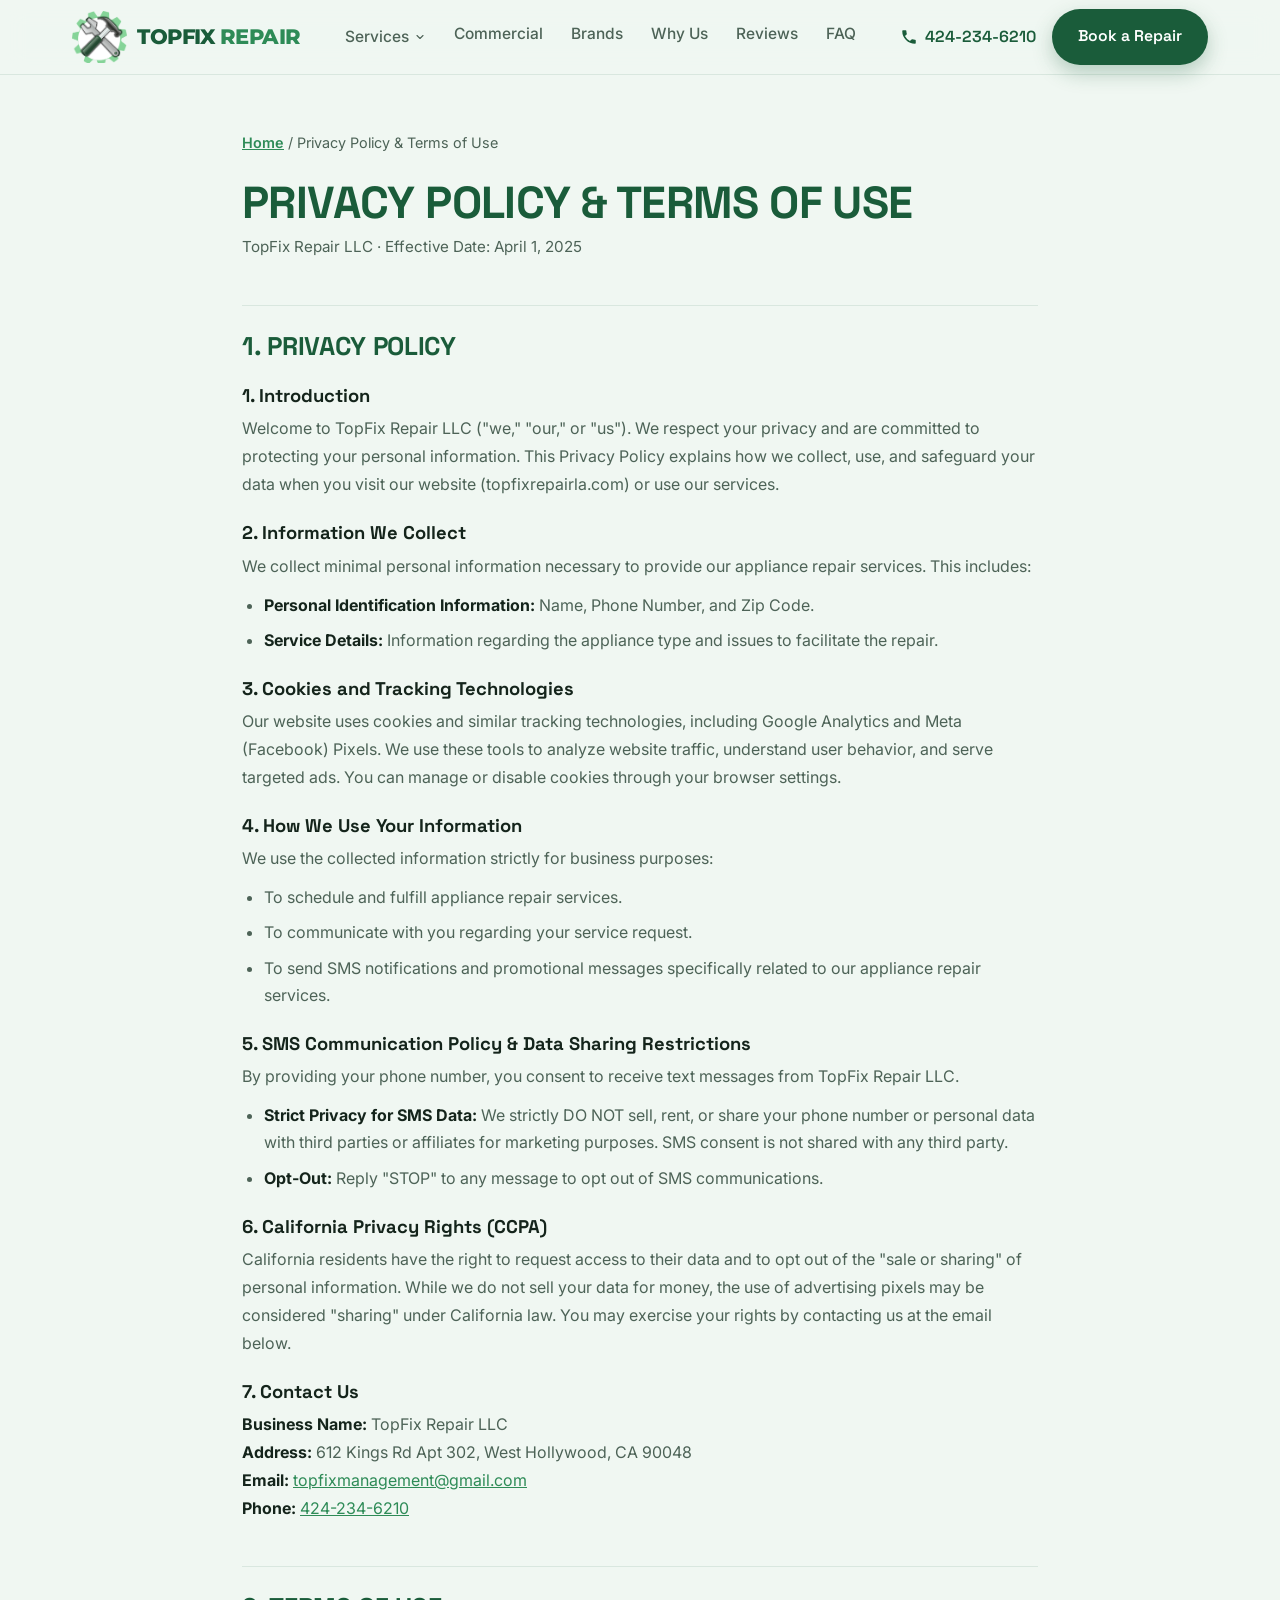
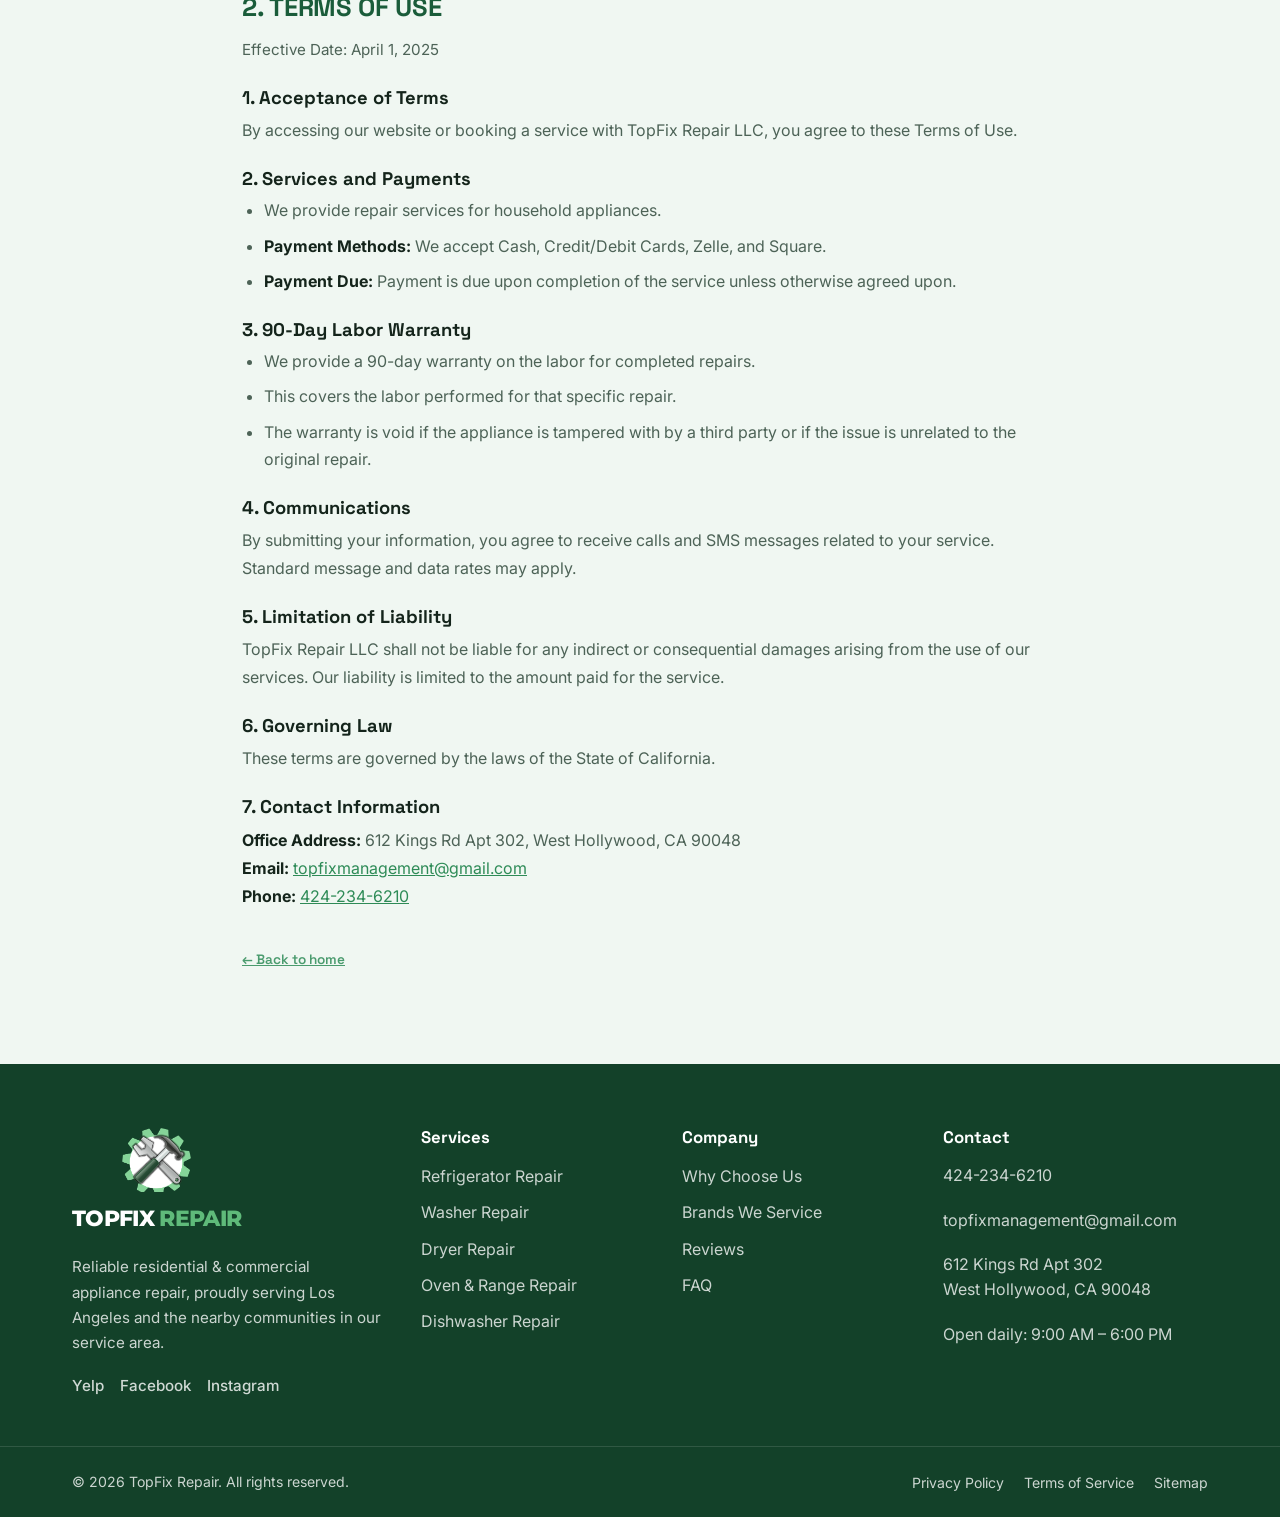
<file: privacy.html>
<!DOCTYPE html>
<html lang="en">
<head>
  <meta charset="UTF-8" />
  <meta name="viewport" content="width=device-width, initial-scale=1.0" />
  <meta name="theme-color" content="#1A5C3A" />

  <title>Privacy Policy &amp; Terms of Use | TopFix Repair</title>
  <meta name="description" content="TopFix Repair LLC Privacy Policy and Terms of Use – how we collect and protect your information, our SMS policy, and the terms of our appliance repair services in Los Angeles." />
  <meta name="robots" content="index, follow" />
  <link rel="canonical" href="https://topfixrepairla.com/privacy.html" />

  <meta property="og:type" content="website" />
  <meta property="og:url" content="https://topfixrepairla.com/privacy.html" />
  <meta property="og:title" content="Privacy Policy &amp; Terms of Use | TopFix Repair" />
  <meta property="og:description" content="How TopFix Repair LLC collects, uses, and protects your information, plus our Terms of Use." />
  <meta property="og:site_name" content="TopFix Repair" />
  <meta property="og:locale" content="en_US" />
  <meta property="og:image" content="https://topfixrepairla.com/assets/og-image.jpg" />
  <meta property="og:image:width" content="1200" />
  <meta property="og:image:height" content="630" />
  <meta name="twitter:card" content="summary_large_image" />
  <meta name="twitter:image" content="https://topfixrepairla.com/assets/og-image.jpg" />

  <link rel="preconnect" href="https://fonts.googleapis.com" />
  <link rel="preconnect" href="https://fonts.gstatic.com" crossorigin />
  <link href="https://fonts.googleapis.com/css2?family=Montserrat:wght@700;800&family=Space+Grotesk:wght@500;600;700&family=Inter:wght@400;500;600;700&display=swap" rel="stylesheet" />
  <link rel="stylesheet" href="css/styles.css" />
  <link rel="icon" href="assets/favicon.ico" sizes="any" />
  <link rel="icon" type="image/png" sizes="32x32" href="assets/favicon-32.png" />
  <link rel="icon" type="image/png" sizes="16x16" href="assets/favicon-16.png" />
  <link rel="apple-touch-icon" href="assets/apple-touch-icon.png" />
  <script type="application/ld+json">
  {
    "@context": "https://schema.org",
    "@type": "BreadcrumbList",
    "itemListElement": [
      { "@type": "ListItem", "position": 1, "name": "Home", "item": "https://topfixrepairla.com/" },
      { "@type": "ListItem", "position": 2, "name": "Privacy Policy & Terms of Use", "item": "https://topfixrepairla.com/privacy.html" }
    ]
  }
  </script>
</head>

<body>
  <a class="skip-link" href="#main">Skip to main content</a>

  <!-- ============ HEADER ============ -->
  <header class="site-header" id="top">
    <div class="container header-inner">
      <a href="index.html" class="logo" aria-label="TopFix Repair home">
        <img src="assets/logo-mark.png" alt="" class="logo-img" /> <span class="logo-text">TopFix <span>Repair</span></span>
      </a>
      <nav class="main-nav" aria-label="Primary navigation">
        <ul>
          <li class="has-dropdown">
            <a href="index.html#services">Services <svg class="caret" width="12" height="12" viewBox="0 0 24 24" fill="none" aria-hidden="true"><path d="M6 9l6 6 6-6" stroke="currentColor" stroke-width="2.2" stroke-linecap="round" stroke-linejoin="round"/></svg></a>
            <ul class="dropdown">
              <li><a href="services/refrigerator-repair.html">Refrigerator Repair</a></li>
              <li><a href="services/washer-repair.html">Washer Repair</a></li>
              <li><a href="services/dryer-repair.html">Dryer Repair</a></li>
              <li><a href="services/oven-range-repair.html">Oven Repair</a></li>
              <li><a href="services/oven-range-repair.html">Stove Repair</a></li>
              <li><a href="services/dishwasher-repair.html">Dishwasher Repair</a></li>
              <li><a href="services/microwave-repair.html">Microwave Repair</a></li>
            </ul>
          </li>
          <li><a href="index.html#commercial">Commercial</a></li>
          <li><a href="index.html#brands">Brands</a></li>
          <li><a href="index.html#why">Why Us</a></li>
          <li><a href="index.html#reviews">Reviews</a></li>
          <li><a href="index.html#faq">FAQ</a></li>
        </ul>
      </nav>
      <div class="header-cta">
        <a href="tel:+14242346210" class="phone-link" aria-label="Call TopFix Repair">
          <svg width="18" height="18" viewBox="0 0 24 24" fill="none" aria-hidden="true"><path d="M6.6 10.8a15.1 15.1 0 0 0 6.6 6.6l2.2-2.2a1 1 0 0 1 1-.24 11.4 11.4 0 0 0 3.6.57 1 1 0 0 1 1 1V20a1 1 0 0 1-1 1A17 17 0 0 1 3 4a1 1 0 0 1 1-1h3.5a1 1 0 0 1 1 1 11.4 11.4 0 0 0 .57 3.6 1 1 0 0 1-.25 1l-2.2 2.2z" fill="currentColor"/></svg>
          <span>424-234-6210</span>
        </a>
        <a href="#book" class="btn btn-primary">Book a Repair</a>
      </div>
      <button class="nav-toggle" aria-label="Open menu" aria-expanded="false" aria-controls="mobile-menu">
        <span></span><span></span><span></span>
      </button>
    </div>
    <div class="mobile-menu" id="mobile-menu" hidden>
      <nav aria-label="Mobile navigation">
        <ul>
          <li><a href="index.html#services">Services</a></li>
          <li><a href="index.html#commercial">Commercial</a></li>
          <li><a href="index.html#brands">Brands</a></li>
          <li><a href="index.html#why">Why Us</a></li>
          <li><a href="index.html#reviews">Reviews</a></li>
          <li><a href="index.html#faq">FAQ</a></li>
        </ul>
      </nav>
      <a href="tel:+14242346210" class="btn btn-ghost btn-block">Call 424-234-6210</a>
      <a href="#book" class="btn btn-primary btn-block">Book a Repair</a>
    </div>
  </header>

  <main id="main">
    <section class="legal section">
      <div class="container legal-inner">
        <nav class="svc-breadcrumb" aria-label="Breadcrumb">
          <a href="index.html">Home</a> / <span>Privacy Policy &amp; Terms of Use</span>
        </nav>

        <h1>Privacy Policy &amp; Terms of Use</h1>
        <p class="legal-meta">TopFix Repair LLC &middot; Effective Date: April 1, 2025</p>

        <!-- ===== PRIVACY POLICY ===== -->
        <h2 id="privacy">1. Privacy Policy</h2>

        <h3>1. Introduction</h3>
        <p>Welcome to TopFix Repair LLC ("we," "our," or "us"). We respect your privacy and are committed to protecting your personal information. This Privacy Policy explains how we collect, use, and safeguard your data when you visit our website (topfixrepairla.com) or use our services.</p>

        <h3>2. Information We Collect</h3>
        <p>We collect minimal personal information necessary to provide our appliance repair services. This includes:</p>
        <ul>
          <li><strong>Personal Identification Information:</strong> Name, Phone Number, and Zip Code.</li>
          <li><strong>Service Details:</strong> Information regarding the appliance type and issues to facilitate the repair.</li>
        </ul>

        <h3>3. Cookies and Tracking Technologies</h3>
        <p>Our website uses cookies and similar tracking technologies, including Google Analytics and Meta (Facebook) Pixels. We use these tools to analyze website traffic, understand user behavior, and serve targeted ads. You can manage or disable cookies through your browser settings.</p>

        <h3>4. How We Use Your Information</h3>
        <p>We use the collected information strictly for business purposes:</p>
        <ul>
          <li>To schedule and fulfill appliance repair services.</li>
          <li>To communicate with you regarding your service request.</li>
          <li>To send SMS notifications and promotional messages specifically related to our appliance repair services.</li>
        </ul>

        <h3>5. SMS Communication Policy &amp; Data Sharing Restrictions</h3>
        <p>By providing your phone number, you consent to receive text messages from TopFix Repair LLC.</p>
        <ul>
          <li><strong>Strict Privacy for SMS Data:</strong> We strictly DO NOT sell, rent, or share your phone number or personal data with third parties or affiliates for marketing purposes. SMS consent is not shared with any third party.</li>
          <li><strong>Opt-Out:</strong> Reply "STOP" to any message to opt out of SMS communications.</li>
        </ul>

        <h3>6. California Privacy Rights (CCPA)</h3>
        <p>California residents have the right to request access to their data and to opt out of the "sale or sharing" of personal information. While we do not sell your data for money, the use of advertising pixels may be considered "sharing" under California law. You may exercise your rights by contacting us at the email below.</p>

        <h3>7. Contact Us</h3>
        <p>
          <strong>Business Name:</strong> TopFix Repair LLC<br />
          <strong>Address:</strong> 612 Kings Rd Apt 302, West Hollywood, CA 90048<br />
          <strong>Email:</strong> <a href="mailto:topfixmanagement@gmail.com">topfixmanagement@gmail.com</a><br />
          <strong>Phone:</strong> <a href="tel:+14242346210">424-234-6210</a>
        </p>

        <!-- ===== TERMS OF USE ===== -->
        <h2 id="terms">2. Terms of Use</h2>
        <p class="legal-meta">Effective Date: April 1, 2025</p>

        <h3>1. Acceptance of Terms</h3>
        <p>By accessing our website or booking a service with TopFix Repair LLC, you agree to these Terms of Use.</p>

        <h3>2. Services and Payments</h3>
        <ul>
          <li>We provide repair services for household appliances.</li>
          <li><strong>Payment Methods:</strong> We accept Cash, Credit/Debit Cards, Zelle, and Square.</li>
          <li><strong>Payment Due:</strong> Payment is due upon completion of the service unless otherwise agreed upon.</li>
        </ul>

        <h3>3. 90-Day Labor Warranty</h3>
        <ul>
          <li>We provide a 90-day warranty on the labor for completed repairs.</li>
          <li>This covers the labor performed for that specific repair.</li>
          <li>The warranty is void if the appliance is tampered with by a third party or if the issue is unrelated to the original repair.</li>
        </ul>

        <h3>4. Communications</h3>
        <p>By submitting your information, you agree to receive calls and SMS messages related to your service. Standard message and data rates may apply.</p>

        <h3>5. Limitation of Liability</h3>
        <p>TopFix Repair LLC shall not be liable for any indirect or consequential damages arising from the use of our services. Our liability is limited to the amount paid for the service.</p>

        <h3>6. Governing Law</h3>
        <p>These terms are governed by the laws of the State of California.</p>

        <h3>7. Contact Information</h3>
        <p>
          <strong>Office Address:</strong> 612 Kings Rd Apt 302, West Hollywood, CA 90048<br />
          <strong>Email:</strong> <a href="mailto:topfixmanagement@gmail.com">topfixmanagement@gmail.com</a><br />
          <strong>Phone:</strong> <a href="tel:+14242346210">424-234-6210</a>
        </p>

        <p class="legal-back"><a href="index.html" class="service-link" style="color:var(--sea)">&larr; Back to home</a></p>
      </div>
    </section>
  </main>

  <!-- ============ FOOTER ============ -->
  <footer class="site-footer">
    <div class="container footer-grid">
      <div class="footer-brand">
        <a href="index.html" class="logo logo-light">
          <img src="assets/logo-mark.png" alt="" class="logo-img" /> <span class="logo-text">TopFix <span>Repair</span></span>
        </a>
        <p>Reliable residential &amp; commercial appliance repair, proudly serving Los Angeles and the nearby communities in our service area.</p>
        <div class="footer-social" aria-label="Social media">
          <a href="https://www.yelp.com/biz/topfix-repair-west-hollywood-5" target="_blank" rel="noopener" aria-label="Yelp">Yelp</a>
          <a href="https://www.facebook.com/profile.php?id=61585171045729" target="_blank" rel="noopener" aria-label="Facebook">Facebook</a>
          <a href="https://www.instagram.com/topfix_repair/" target="_blank" rel="noopener" aria-label="Instagram">Instagram</a>
        </div>
      </div>
      <nav class="footer-col" aria-label="Services">
        <h3>Services</h3>
        <ul>
          <li><a href="services/refrigerator-repair.html">Refrigerator Repair</a></li>
          <li><a href="services/washer-repair.html">Washer Repair</a></li>
          <li><a href="services/dryer-repair.html">Dryer Repair</a></li>
          <li><a href="services/oven-range-repair.html">Oven &amp; Range Repair</a></li>
          <li><a href="services/dishwasher-repair.html">Dishwasher Repair</a></li>
        </ul>
      </nav>
      <nav class="footer-col" aria-label="Company">
        <h3>Company</h3>
        <ul>
          <li><a href="index.html#why">Why Choose Us</a></li>
          <li><a href="index.html#brands">Brands We Service</a></li>
          <li><a href="index.html#reviews">Reviews</a></li>
          <li><a href="index.html#faq">FAQ</a></li>
        </ul>
      </nav>
      <div class="footer-col footer-contact">
        <h3>Contact</h3>
        <ul>
          <li><a href="tel:+14242346210">424-234-6210</a></li>
          <li><a href="mailto:topfixmanagement@gmail.com">topfixmanagement@gmail.com</a></li>
          <li>612 Kings Rd Apt 302<br>West Hollywood, CA 90048</li>
          <li>Open daily: 9:00 AM &ndash; 6:00 PM</li>
        </ul>
      </div>
    </div>
    <div class="footer-bottom">
      <div class="container footer-bottom-inner">
        <p>&copy; <span id="year">2026</span> TopFix Repair. All rights reserved.</p>
        <ul>
          <li><a href="privacy.html">Privacy Policy</a></li>
          <li><a href="privacy.html#terms">Terms of Service</a></li>
          <li><a href="sitemap.xml">Sitemap</a></li>
        </ul>
      </div>
    </div>
  </footer>

  <a href="tel:+14242346210" class="sticky-call" aria-label="Call TopFix Repair now">
    <svg width="20" height="20" viewBox="0 0 24 24" fill="none" aria-hidden="true"><path d="M6.6 10.8a15.1 15.1 0 0 0 6.6 6.6l2.2-2.2a1 1 0 0 1 1-.24 11.4 11.4 0 0 0 3.6.57 1 1 0 0 1 1 1V20a1 1 0 0 1-1 1A17 17 0 0 1 3 4a1 1 0 0 1 1-1h3.5a1 1 0 0 1 1 1 11.4 11.4 0 0 0 .57 3.6 1 1 0 0 1-.25 1l-2.2 2.2z" fill="currentColor"/></svg>
    <span>Call Now</span>
  </a>

  <!-- Booking modal -->
  <div class="modal-overlay" id="booking-modal" hidden>
    <div class="modal" role="dialog" aria-modal="true" aria-labelledby="bm-title">
      <button class="modal-close" type="button" aria-label="Close booking form">&times;</button>
      <h2 id="bm-title">Get your appliance back in action</h2>
      <p class="modal-sub">Share a few details and we'll be in touch to schedule your visit.</p>
      <form class="book-form" novalidate>
        <div class="field">
          <label for="bm-name">Name</label>
          <input type="text" id="bm-name" name="name" placeholder="Your Name" autocomplete="name" required />
        </div>
        <div class="field">
          <label for="bm-phone">Phone Number</label>
          <input type="tel" id="bm-phone" name="phone" placeholder="Your Number" autocomplete="tel" required />
        </div>
        <div class="field">
          <label for="bm-zip">Zip Code</label>
          <input type="text" id="bm-zip" name="zip" placeholder="Your Zip Code" inputmode="numeric" pattern="[0-9]{5}" maxlength="5" autocomplete="postal-code" required />
        </div>
        <div class="field">
          <label for="bm-appliance">Type of Service</label>
          <select id="bm-appliance" name="appliance" required>
            <option value="" selected disabled>Select a service</option>
            <option>Refrigerator</option>
            <option>Washer</option>
            <option>Dryer</option>
            <option>Oven / Range</option>
            <option>Dishwasher</option>
            <option>Commercial equipment</option>
            <option>Other</option>
          </select>
        </div>
        <div class="field issue-field" hidden>
          <label for="bm-issue">Please specify your issue</label>
          <input type="text" id="bm-issue" name="issue" placeholder="Tell us what's going on" />
        </div>
        <button type="submit" class="btn btn-primary btn-block btn-lg">Book My Repair</button>
        <p class="form-note">Backed by our 90-day labor warranty. By clicking, you agree to our <a href="privacy.html">Privacy Policy</a> &amp; <a href="privacy.html#terms">Terms of Use</a>.</p>
      </form>
    </div>
  </div>

  <script src="js/main.js" defer></script>
</body>
</html>
</file>
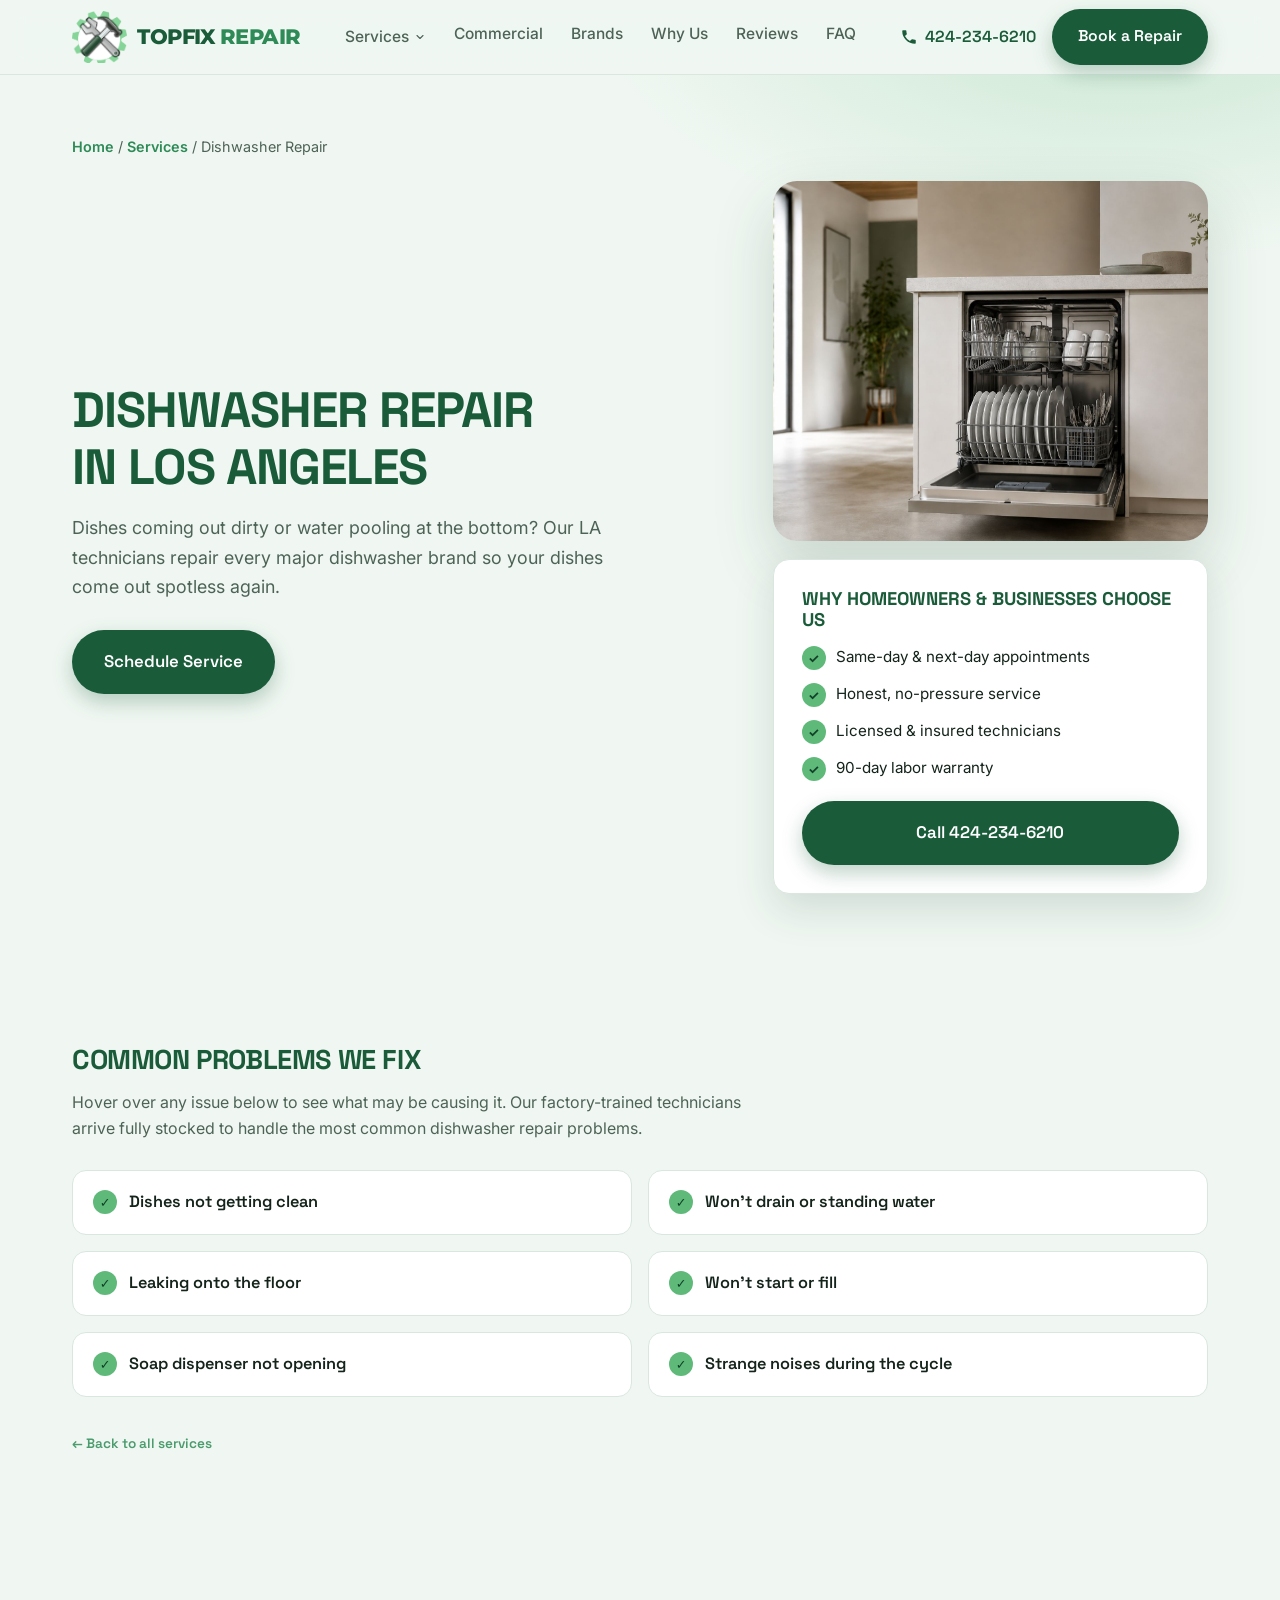
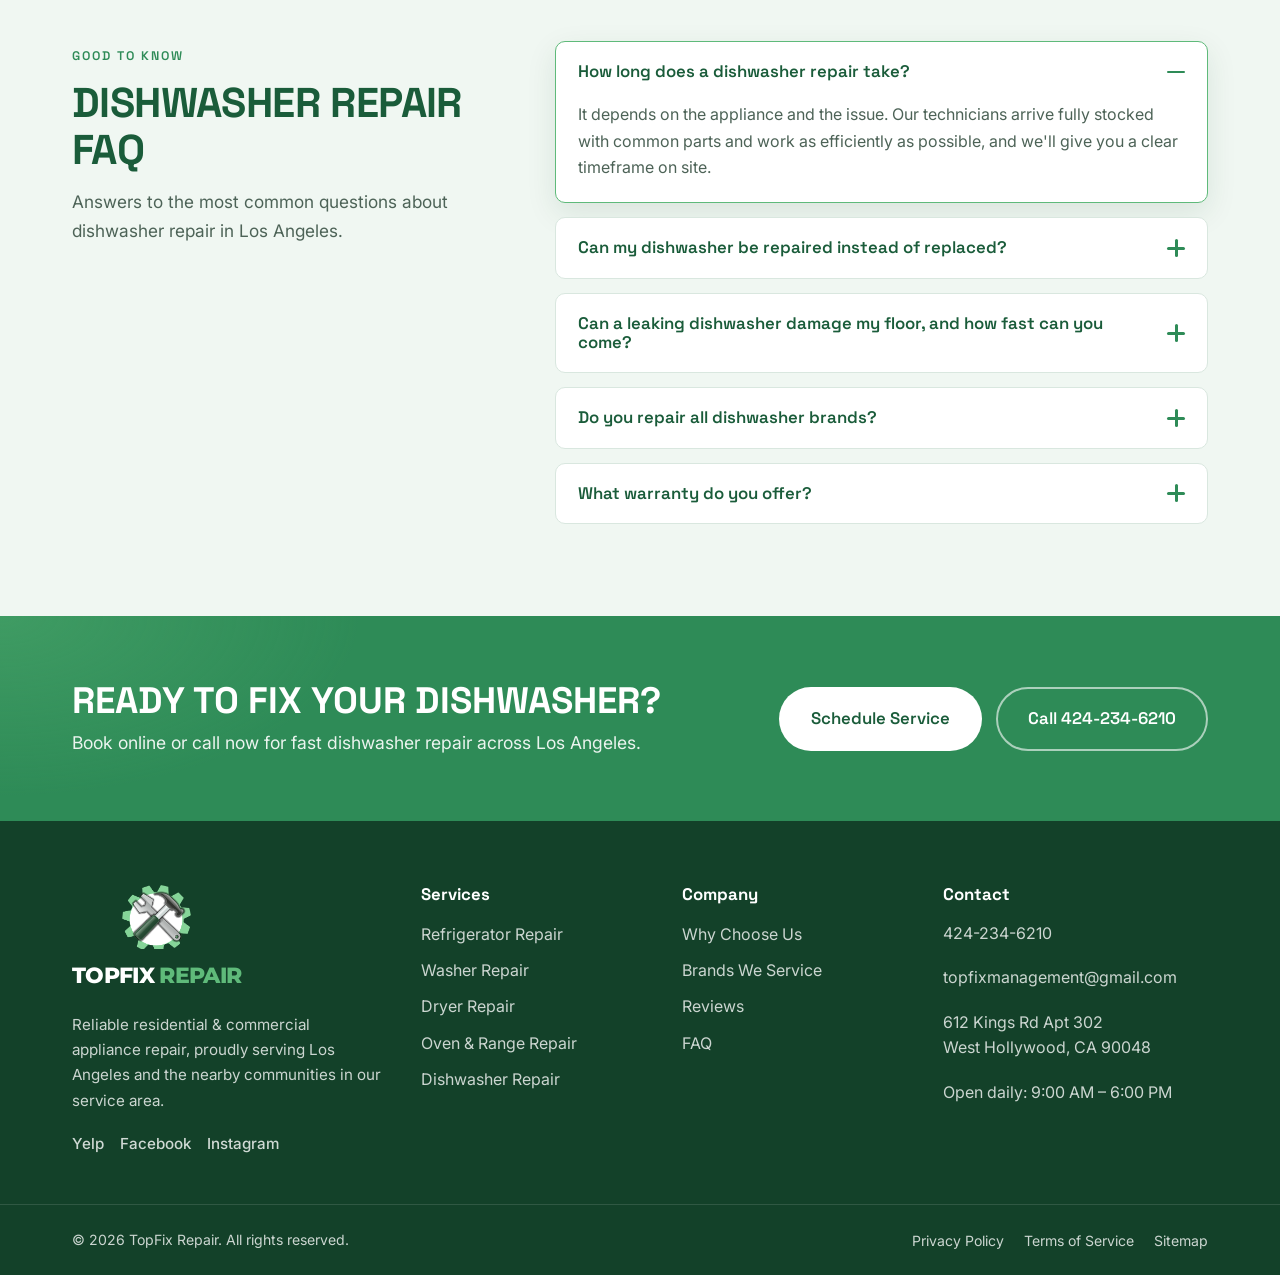
<file: services/dishwasher-repair.html>
<!DOCTYPE html>
<html lang="en">
<head>
  <meta charset="UTF-8" />
  <meta name="viewport" content="width=device-width, initial-scale=1.0" />
  <meta name="theme-color" content="#1A5C3A" />

  <title>Dishwasher Repair in Los Angeles | TopFix Repair</title>
  <meta name="description" content="Dishwasher repair in Los Angeles for all brands. We fix poor cleaning, drainage problems & leaks. Fast, licensed technicians. Call 424-234-6210." />
  <meta name="robots" content="index, follow, max-image-preview:large" />
  <link rel="canonical" href="https://topfixrepairla.com/services/dishwasher-repair.html" />

  <meta property="og:type" content="website" />
  <meta property="og:url" content="https://topfixrepairla.com/services/dishwasher-repair.html" />
  <meta property="og:title" content="Dishwasher Repair in Los Angeles | TopFix Repair" />
  <meta property="og:description" content="Dishwasher repair in Los Angeles for all brands. We fix poor cleaning, drainage problems & leaks. Fast, licensed technicians. Call 424-234-6210." />
  <meta property="og:site_name" content="TopFix Repair" />
  <meta property="og:locale" content="en_US" />
  <meta property="og:image" content="https://topfixrepairla.com/assets/og-image.jpg" />
  <meta property="og:image:width" content="1200" />
  <meta property="og:image:height" content="630" />
  <meta name="twitter:card" content="summary_large_image" />
  <meta name="twitter:image" content="https://topfixrepairla.com/assets/og-image.jpg" />

  <meta name="geo.region" content="US-CA" />
  <meta name="geo.placename" content="Los Angeles" />

  <link rel="preconnect" href="https://fonts.googleapis.com" />
  <link rel="preconnect" href="https://fonts.gstatic.com" crossorigin />
  <link href="https://fonts.googleapis.com/css2?family=Montserrat:wght@700;800&family=Space+Grotesk:wght@500;600;700&family=Inter:wght@400;500;600;700&display=swap" rel="stylesheet" />
  <link rel="stylesheet" href="../css/styles.css" />
  <link rel="icon" href="../assets/favicon.ico" sizes="any" />
  <link rel="icon" type="image/png" sizes="32x32" href="../assets/favicon-32.png" />
  <link rel="icon" type="image/png" sizes="16x16" href="../assets/favicon-16.png" />
  <link rel="apple-touch-icon" href="../assets/apple-touch-icon.png" />

  <script type="application/ld+json">
  {
    "@context": "https://schema.org",
    "@type": "Service",
    "serviceType": "Dishwasher Repair",
    "provider": {
      "@type": "LocalBusiness",
      "name": "TopFix Repair",
      "telephone": "+1-424-234-6210",
      "areaServed": "Los Angeles, CA"
    },
    "areaServed": { "@type": "City", "name": "Los Angeles" },
    "url": "https://topfixrepairla.com/services/dishwasher-repair.html"
  }
  </script>
  <script type="application/ld+json">
  {
    "@context": "https://schema.org",
    "@type": "BreadcrumbList",
    "itemListElement": [
      { "@type": "ListItem", "position": 1, "name": "Home", "item": "https://topfixrepairla.com/" },
      { "@type": "ListItem", "position": 2, "name": "Services", "item": "https://topfixrepairla.com/#services" },
      { "@type": "ListItem", "position": 3, "name": "Dishwasher Repair", "item": "https://topfixrepairla.com/services/dishwasher-repair.html" }
    ]
  }
  </script>
  <script type="application/ld+json">
  {
    "@context": "https://schema.org",
    "@type": "FAQPage",
    "mainEntity": [
      {
        "@type": "Question",
        "name": "How long does a dishwasher repair take?",
        "acceptedAnswer": {
          "@type": "Answer",
          "text": "It depends on the appliance and the issue. Our technicians arrive fully stocked with common parts and work as efficiently as possible, and we'll give you a clear timeframe on site."
        }
      },
      {
        "@type": "Question",
        "name": "Can my dishwasher be repaired instead of replaced?",
        "acceptedAnswer": {
          "@type": "Answer",
          "text": "Yes. Poor cleaning, drainage problems, and leaks are routine dishwasher repairs for our team. We fix the issue so your dishwasher performs like new, with no replacement needed."
        }
      },
      {
        "@type": "Question",
        "name": "Can a leaking dishwasher damage my floor, and how fast can you come?",
        "acceptedAnswer": {
          "@type": "Answer",
          "text": "A leak can absolutely damage cabinets and flooring, so we treat it as a priority. In most LA areas we offer same-day or next-day appointments to stop the leak fast."
        }
      },
      {
        "@type": "Question",
        "name": "Do you repair all dishwasher brands?",
        "acceptedAnswer": {
          "@type": "Answer",
          "text": "Yes – Bosch, Samsung, LG, Whirlpool, KitchenAid, GE, Maytag and more, including built-in and panel-ready models."
        }
      },
      {
        "@type": "Question",
        "name": "What warranty do you offer?",
        "acceptedAnswer": {
          "@type": "Answer",
          "text": "Every dishwasher repair includes a 90-day labor warranty (and we install only original parts)."
        }
      }
    ]
  }
  </script>
</head>

<body>
  <a class="skip-link" href="#main">Skip to main content</a>

  <header class="site-header" id="top">
    <div class="container header-inner">
      <a href="../index.html" class="logo" aria-label="TopFix Repair home">
        <img src="../assets/logo-mark.png" alt="" class="logo-img" /> <span class="logo-text">TopFix <span>Repair</span></span>
      </a>
      <nav class="main-nav" aria-label="Primary navigation">
        <ul>
          <li class="has-dropdown">
            <a href="../index.html#services">Services <svg class="caret" width="12" height="12" viewBox="0 0 24 24" fill="none" aria-hidden="true"><path d="M6 9l6 6 6-6" stroke="currentColor" stroke-width="2.2" stroke-linecap="round" stroke-linejoin="round"/></svg></a>
            <ul class="dropdown">
              <li><a href="refrigerator-repair.html">Refrigerator Repair</a></li>
              <li><a href="washer-repair.html">Washer Repair</a></li>
              <li><a href="dryer-repair.html">Dryer Repair</a></li>
              <li><a href="oven-range-repair.html">Oven Repair</a></li>
              <li><a href="oven-range-repair.html">Stove Repair</a></li>
              <li><a href="dishwasher-repair.html">Dishwasher Repair</a></li>
              <li><a href="microwave-repair.html">Microwave Repair</a></li>
            </ul>
          </li>
          <li><a href="../index.html#commercial">Commercial</a></li>
          <li><a href="../index.html#brands">Brands</a></li>
          <li><a href="../index.html#why">Why Us</a></li>
          <li><a href="../index.html#reviews">Reviews</a></li>
          <li><a href="../index.html#faq">FAQ</a></li>
        </ul>
      </nav>
      <div class="header-cta">
        <a href="tel:+14242346210" class="phone-link" aria-label="Call TopFix Repair">
          <svg width="18" height="18" viewBox="0 0 24 24" fill="none" aria-hidden="true"><path d="M6.6 10.8a15.1 15.1 0 0 0 6.6 6.6l2.2-2.2a1 1 0 0 1 1-.24 11.4 11.4 0 0 0 3.6.57 1 1 0 0 1 1 1V20a1 1 0 0 1-1 1A17 17 0 0 1 3 4a1 1 0 0 1 1-1h3.5a1 1 0 0 1 1 1 11.4 11.4 0 0 0 .57 3.6 1 1 0 0 1-.25 1l-2.2 2.2z" fill="currentColor"/></svg>
          <span>424-234-6210</span>
        </a>
        <a href="#book" class="btn btn-primary">Book a Repair</a>
      </div>
      <button class="nav-toggle" aria-label="Open menu" aria-expanded="false" aria-controls="mobile-menu">
        <span></span><span></span><span></span>
      </button>
    </div>
    <div class="mobile-menu" id="mobile-menu" hidden>
      <nav aria-label="Mobile navigation">
        <ul>
          <li><a href="../index.html#services">Services</a></li>
          <li><a href="../index.html#commercial">Commercial</a></li>
          <li><a href="../index.html#brands">Brands</a></li>
          <li><a href="../index.html#why">Why Us</a></li>
          <li><a href="../index.html#reviews">Reviews</a></li>
          <li><a href="../index.html#faq">FAQ</a></li>
        </ul>
      </nav>
      <a href="tel:+14242346210" class="btn btn-ghost btn-block">Call 424-234-6210</a>
      <a href="#book" class="btn btn-primary btn-block">Book a Repair</a>
    </div>
  </header>

  <main id="main">
    <section class="svc-hero">
      <div class="container">
        <nav class="svc-breadcrumb" aria-label="Breadcrumb">
          <a href="../index.html">Home</a> / <a href="../index.html#services">Services</a> / <span>Dishwasher Repair</span>
        </nav>
        <div class="svc-hero-inner svc-hero-inner--media">
          <div>
            <h1>Dishwasher Repair<br>in Los Angeles</h1>
            <p>Dishes coming out dirty or water pooling at the bottom? Our LA technicians repair every major dishwasher brand so your dishes come out spotless again.</p>
            <div class="svc-hero-actions">
              <a href="#book" class="btn btn-primary btn-lg">Schedule Service</a>
            </div>
          </div>
          <div class="svc-hero-media">
            <img class="svc-hero-img" src="../assets/Dishwasher%20repair%20near%20me.jpg" width="1448" height="1086" alt="Dishwasher repair near me in West Hollywood, Los Angeles" loading="eager" decoding="async" />
            <aside class="svc-hero-card svc-hero-card--float" id="book">
            <h2>Why homeowners &amp; businesses choose us</h2>
            <ul>
              <li><span class="trust-ico" aria-hidden="true">✓</span> Same-day &amp; next-day appointments</li>
              <li><span class="trust-ico" aria-hidden="true">✓</span> Honest, no-pressure service</li>
              <li><span class="trust-ico" aria-hidden="true">✓</span> Licensed &amp; insured technicians</li>
              <li><span class="trust-ico" aria-hidden="true">✓</span> 90-day labor warranty</li>
            </ul>
            <a href="tel:+14242346210" class="btn btn-primary btn-block btn-lg" style="margin-top:20px">Call 424-234-6210</a>
          </aside>
          </div>
        </div>
      </div>
    </section>

    <section class="svc-body">
      <div class="container">
        <div class="svc-block">
          <h2>Common problems we fix</h2>
          <p class="svc-lead">Hover over any issue below to see what may be causing it. Our factory-trained technicians arrive fully stocked to handle the most common dishwasher repair problems.</p>
          <ul class="problem-grid">
            <li class="problem" tabindex="0">
              <div class="problem-head"><span class="trust-ico" aria-hidden="true">✓</span> <span>Dishes not getting clean</span><span class="problem-toggle" aria-hidden="true">Hover for details</span></div>
              <p class="problem-desc">Often clogged spray arms, a worn wash pump, a failing soap dispenser, or water entering the unit at too low a temperature.</p>
            </li>
            <li class="problem" tabindex="0">
              <div class="problem-head"><span class="trust-ico" aria-hidden="true">✓</span> <span>Won't drain or standing water</span><span class="problem-toggle" aria-hidden="true">Hover for details</span></div>
              <p class="problem-desc">Usually a clogged drain hose or filter, a failed drain pump, or a blocked garbage-disposal connection.</p>
            </li>
            <li class="problem" tabindex="0">
              <div class="problem-head"><span class="trust-ico" aria-hidden="true">✓</span> <span>Leaking onto the floor</span><span class="problem-toggle" aria-hidden="true">Hover for details</span></div>
              <p class="problem-desc">Common causes are a worn door gasket, a cracked hose, a loose connection, or a faulty float switch overfilling the tub.</p>
            </li>
            <li class="problem" tabindex="0">
              <div class="problem-head"><span class="trust-ico" aria-hidden="true">✓</span> <span>Won't start or fill</span><span class="problem-toggle" aria-hidden="true">Hover for details</span></div>
              <p class="problem-desc">Typically a faulty door latch, a failed water inlet valve, or a control board not initiating the cycle.</p>
            </li>
            <li class="problem" tabindex="0">
              <div class="problem-head"><span class="trust-ico" aria-hidden="true">✓</span> <span>Soap dispenser not opening</span><span class="problem-toggle" aria-hidden="true">Hover for details</span></div>
              <p class="problem-desc">Often a broken dispenser latch, a worn wax motor, or hardened detergent residue jamming the door.</p>
            </li>
            <li class="problem" tabindex="0">
              <div class="problem-head"><span class="trust-ico" aria-hidden="true">✓</span> <span>Strange noises during the cycle</span><span class="problem-toggle" aria-hidden="true">Hover for details</span></div>
              <p class="problem-desc">Usually a worn wash-pump or motor bearing, a spray arm striking dishes, or debris caught in the chopper assembly.</p>
            </li>
          </ul>
          <p class="svc-back"><a href="../index.html#services" class="service-link" style="color:var(--sea)">&larr; Back to all services</a></p>
        </div>
      </div>
    </section>

    <section class="faq section" id="faq" aria-labelledby="faq-heading">
      <div class="container faq-inner">
        <header class="section-head section-head-left">
          <span class="eyebrow">Good to know</span>
          <h2 id="faq-heading">Dishwasher Repair FAQ</h2>
          <p class="section-lead">Answers to the most common questions about dishwasher repair in Los Angeles.</p>
        </header>
        <div class="faq-list">
          <details class="faq-item" open>
            <summary><h3>How long does a dishwasher repair take?</h3><span class="faq-icon" aria-hidden="true"></span></summary>
            <div class="faq-answer"><p>It depends on the appliance and the issue. Our technicians arrive fully stocked with common parts and work as efficiently as possible, and we'll give you a clear timeframe on site.</p></div>
          </details>
          <details class="faq-item">
            <summary><h3>Can my dishwasher be repaired instead of replaced?</h3><span class="faq-icon" aria-hidden="true"></span></summary>
            <div class="faq-answer"><p>Yes. Poor cleaning, drainage problems, and leaks are routine dishwasher repairs for our team. We fix the issue so your dishwasher performs like new, with no replacement needed.</p></div>
          </details>
          <details class="faq-item">
            <summary><h3>Can a leaking dishwasher damage my floor, and how fast can you come?</h3><span class="faq-icon" aria-hidden="true"></span></summary>
            <div class="faq-answer"><p>A leak can absolutely damage cabinets and flooring, so we treat it as a priority. In most LA areas we offer same-day or next-day appointments to stop the leak fast.</p></div>
          </details>
          <details class="faq-item">
            <summary><h3>Do you repair all dishwasher brands?</h3><span class="faq-icon" aria-hidden="true"></span></summary>
            <div class="faq-answer"><p>Yes – Bosch, Samsung, LG, Whirlpool, KitchenAid, GE, Maytag and more, including built-in and panel-ready models.</p></div>
          </details>
          <details class="faq-item">
            <summary><h3>What warranty do you offer?</h3><span class="faq-icon" aria-hidden="true"></span></summary>
            <div class="faq-answer"><p>Every dishwasher repair includes a 90-day labor warranty (and we install only original parts).</p></div>
          </details>
        </div>
      </div>
    </section>

    <section class="cta-band" aria-labelledby="cta-heading">
      <div class="container cta-inner">
        <div>
          <h2 id="cta-heading">Ready to fix your dishwasher?</h2>
          <p>Book online or call now for fast dishwasher repair across Los Angeles.</p>
        </div>
        <div class="cta-actions">
          <a href="#book" class="btn btn-light btn-lg">Schedule Service</a>
          <a href="tel:+14242346210" class="btn btn-outline-light btn-lg">Call 424-234-6210</a>
        </div>
      </div>
    </section>
  </main>

  <footer class="site-footer">
    <div class="container footer-grid">
      <div class="footer-brand">
        <a href="../index.html" class="logo logo-light">
          <img src="../assets/logo-mark.png" alt="" class="logo-img" /> <span class="logo-text">TopFix <span>Repair</span></span>
        </a>
        <p>Reliable residential &amp; commercial appliance repair, proudly serving Los Angeles and the nearby communities in our service area.</p>
        <div class="footer-social" aria-label="Social media">
          <a href="https://www.yelp.com/biz/topfix-repair-west-hollywood-5" target="_blank" rel="noopener" aria-label="Yelp">Yelp</a>
          <a href="https://www.facebook.com/profile.php?id=61585171045729" target="_blank" rel="noopener" aria-label="Facebook">Facebook</a>
          <a href="https://www.instagram.com/topfix_repair/" target="_blank" rel="noopener" aria-label="Instagram">Instagram</a>
        </div>
      </div>
      <nav class="footer-col" aria-label="Services">
        <h3>Services</h3>
        <ul>
          <li><a href="refrigerator-repair.html">Refrigerator Repair</a></li>
          <li><a href="washer-repair.html">Washer Repair</a></li>
          <li><a href="dryer-repair.html">Dryer Repair</a></li>
          <li><a href="oven-range-repair.html">Oven &amp; Range Repair</a></li>
          <li><a href="dishwasher-repair.html">Dishwasher Repair</a></li>
        </ul>
      </nav>
      <nav class="footer-col" aria-label="Company">
        <h3>Company</h3>
        <ul>
          <li><a href="../index.html#why">Why Choose Us</a></li>
          <li><a href="../index.html#brands">Brands We Service</a></li>
          <li><a href="../index.html#reviews">Reviews</a></li>
          <li><a href="../index.html#faq">FAQ</a></li>
        </ul>
      </nav>
      <div class="footer-col footer-contact">
        <h3>Contact</h3>
        <ul>
          <li><a href="tel:+14242346210">424-234-6210</a></li>
          <li><a href="mailto:topfixmanagement@gmail.com">topfixmanagement@gmail.com</a></li>
          <li>612 Kings Rd Apt 302<br>West Hollywood, CA 90048</li>
          <li>Open daily: 9:00 AM &ndash; 6:00 PM</li>
        </ul>
      </div>
    </div>
    <div class="footer-bottom">
      <div class="container footer-bottom-inner">
        <p>&copy; <span id="year">2026</span> TopFix Repair. All rights reserved.</p>
        <ul>
          <li><a href="../privacy.html">Privacy Policy</a></li>
          <li><a href="../privacy.html#terms">Terms of Service</a></li>
          <li><a href="../sitemap.xml">Sitemap</a></li>
        </ul>
      </div>
    </div>
  </footer>

  <a href="tel:+14242346210" class="sticky-call" aria-label="Call TopFix Repair now">
    <svg width="20" height="20" viewBox="0 0 24 24" fill="none" aria-hidden="true"><path d="M6.6 10.8a15.1 15.1 0 0 0 6.6 6.6l2.2-2.2a1 1 0 0 1 1-.24 11.4 11.4 0 0 0 3.6.57 1 1 0 0 1 1 1V20a1 1 0 0 1-1 1A17 17 0 0 1 3 4a1 1 0 0 1 1-1h3.5a1 1 0 0 1 1 1 11.4 11.4 0 0 0 .57 3.6 1 1 0 0 1-.25 1l-2.2 2.2z" fill="currentColor"/></svg>
    <span>Call Now</span>
  </a>

  <script src="../js/main.js" defer></script>
  <!-- Booking modal -->
  <div class="modal-overlay" id="booking-modal" hidden>
    <div class="modal" role="dialog" aria-modal="true" aria-labelledby="bm-title">
      <button class="modal-close" type="button" aria-label="Close booking form">&times;</button>
      <h2 id="bm-title">Get your appliance back in action</h2>
      <p class="modal-sub">Share a few details and we'll be in touch to schedule your visit.</p>
      <form class="book-form" novalidate>
        <div class="field">
          <label for="bm-name">Name</label>
          <input type="text" id="bm-name" name="name" placeholder="Your Name" autocomplete="name" required />
        </div>
        <div class="field">
          <label for="bm-phone">Phone Number</label>
          <input type="tel" id="bm-phone" name="phone" placeholder="Your Number" autocomplete="tel" required />
        </div>
        <div class="field">
          <label for="bm-zip">Zip Code</label>
          <input type="text" id="bm-zip" name="zip" placeholder="Your Zip Code" inputmode="numeric" pattern="[0-9]{5}" maxlength="5" autocomplete="postal-code" required />
        </div>
        <div class="field">
          <label for="bm-appliance">Type of Service</label>
          <select id="bm-appliance" name="appliance" required>
            <option value="" selected disabled>Select a service</option>
            <option>Refrigerator</option>
            <option>Washer</option>
            <option>Dryer</option>
            <option>Oven / Range</option>
            <option>Dishwasher</option>
            <option>Commercial equipment</option>
            <option>Other</option>
          </select>
        </div>
        <div class="field issue-field" hidden>
          <label for="bm-issue">Please specify your issue</label>
          <input type="text" id="bm-issue" name="issue" placeholder="Tell us what's going on" />
        </div>
        <button type="submit" class="btn btn-primary btn-block btn-lg">Book My Repair</button>
        <p class="form-note">Backed by our 90-day labor warranty. By clicking, you agree to our <a href="../privacy.html">Privacy Policy</a> &amp; <a href="../privacy.html#terms">Terms of Use</a>.</p>
      </form>
    </div>
  </div>

</body>
</html>
</file>
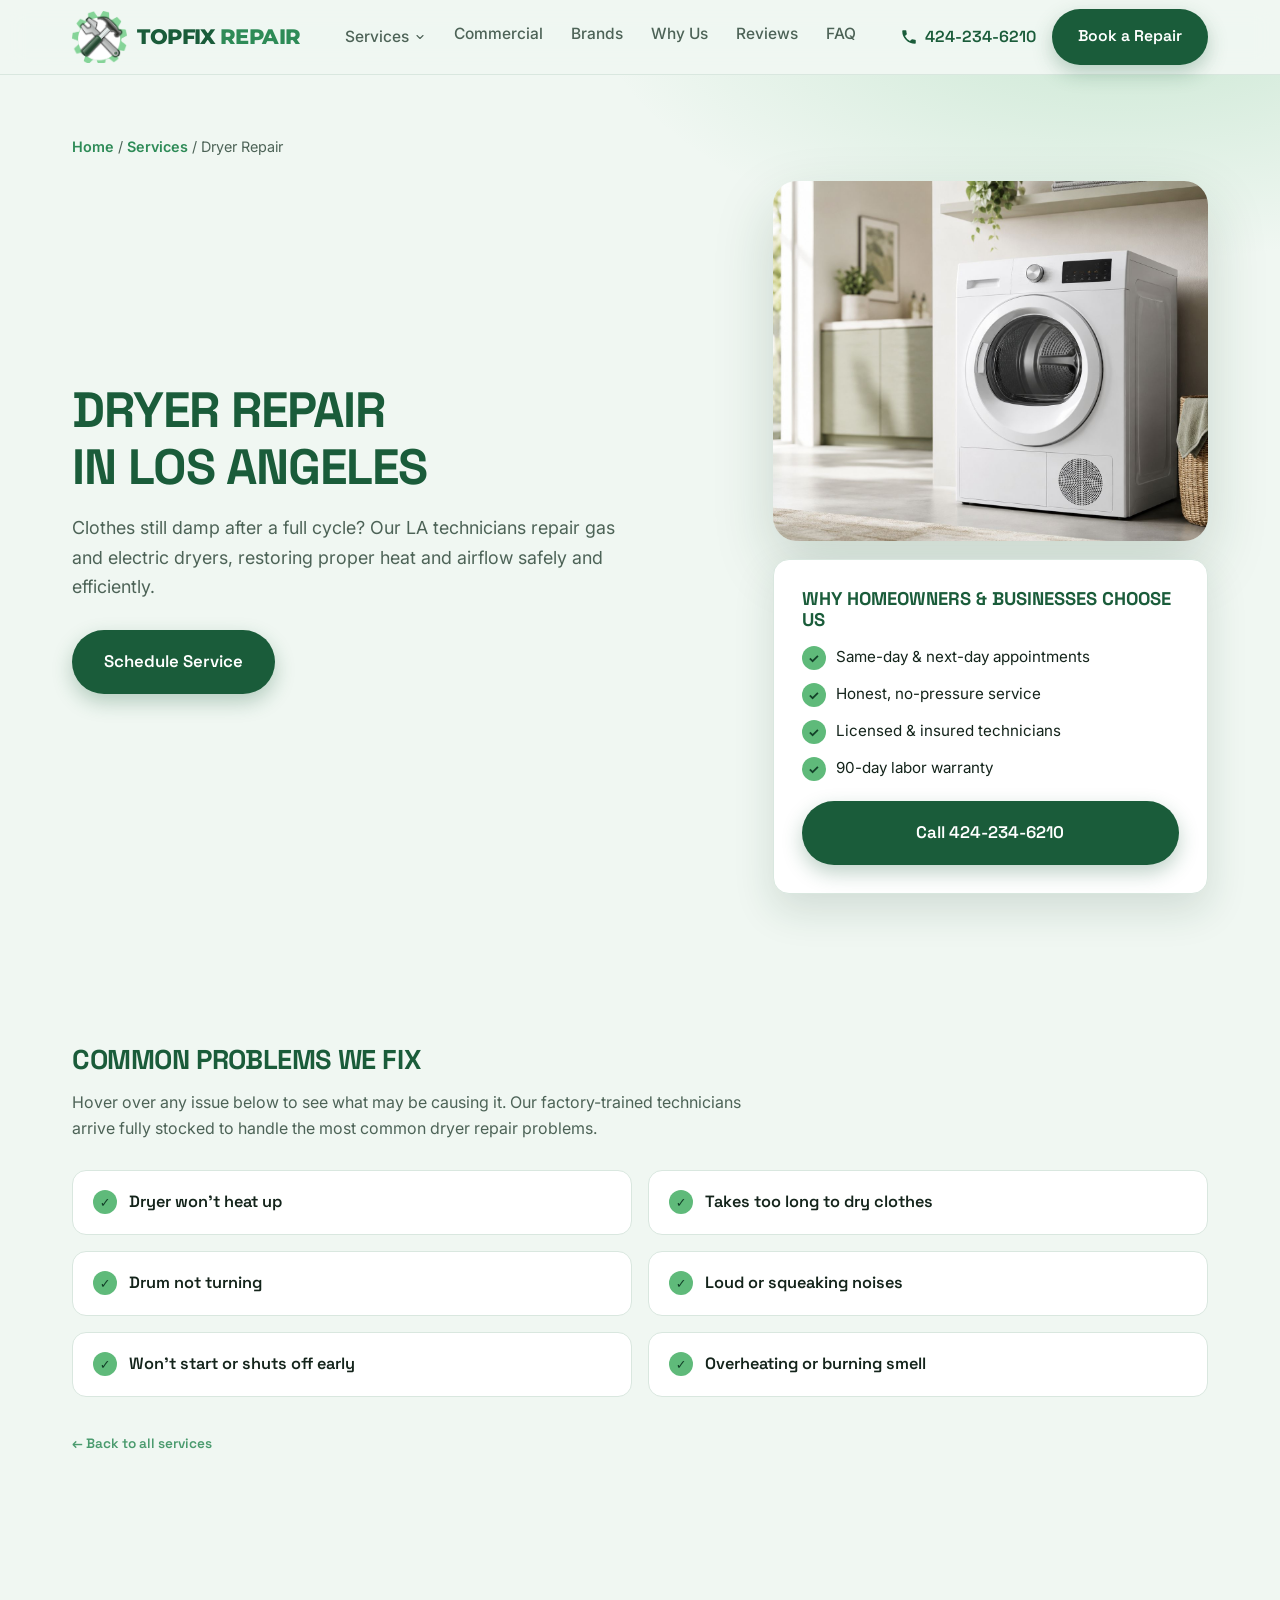
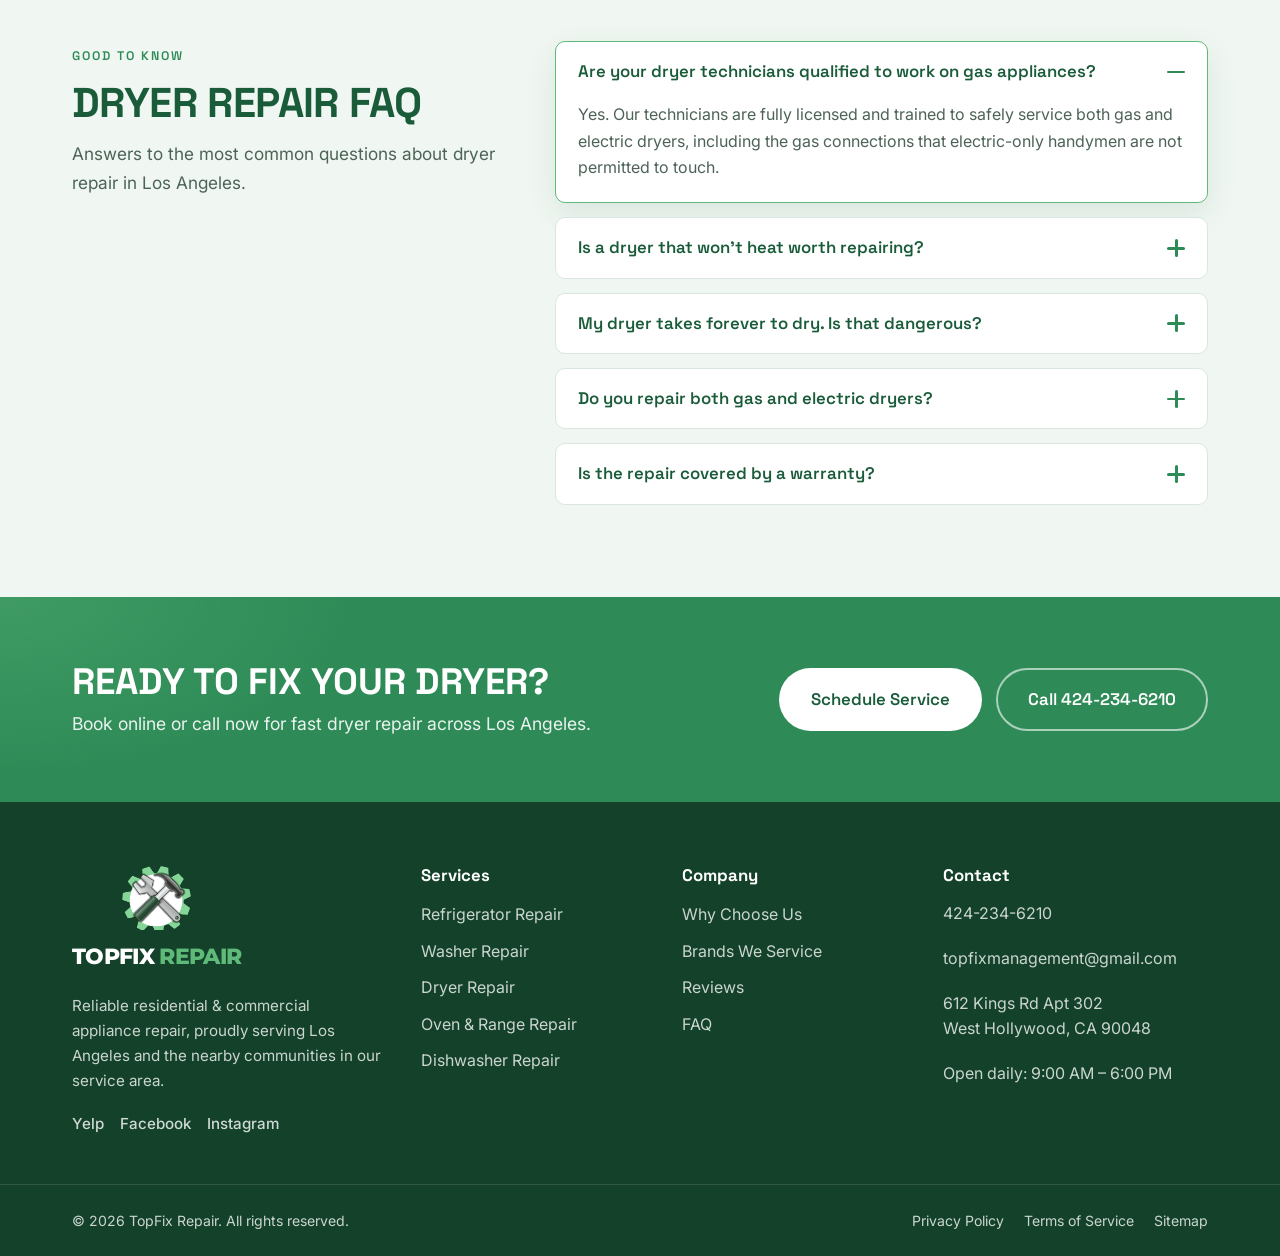
<file: services/dryer-repair.html>
<!DOCTYPE html>
<html lang="en">
<head>
  <meta charset="UTF-8" />
  <meta name="viewport" content="width=device-width, initial-scale=1.0" />
  <meta name="theme-color" content="#1A5C3A" />

  <title>Dryer Repair in Los Angeles | TopFix Repair</title>
  <meta name="description" content="Reliable gas & electric dryer repair in Los Angeles. We fix no-heat, long dry times & noisy drums. Fast, licensed technicians. Call 424-234-6210." />
  <meta name="robots" content="index, follow, max-image-preview:large" />
  <link rel="canonical" href="https://topfixrepairla.com/services/dryer-repair.html" />

  <meta property="og:type" content="website" />
  <meta property="og:url" content="https://topfixrepairla.com/services/dryer-repair.html" />
  <meta property="og:title" content="Dryer Repair in Los Angeles | TopFix Repair" />
  <meta property="og:description" content="Reliable gas & electric dryer repair in Los Angeles. We fix no-heat, long dry times & noisy drums. Fast, licensed technicians. Call 424-234-6210." />
  <meta property="og:site_name" content="TopFix Repair" />
  <meta property="og:locale" content="en_US" />
  <meta property="og:image" content="https://topfixrepairla.com/assets/og-image.jpg" />
  <meta property="og:image:width" content="1200" />
  <meta property="og:image:height" content="630" />
  <meta name="twitter:card" content="summary_large_image" />
  <meta name="twitter:image" content="https://topfixrepairla.com/assets/og-image.jpg" />

  <meta name="geo.region" content="US-CA" />
  <meta name="geo.placename" content="Los Angeles" />

  <link rel="preconnect" href="https://fonts.googleapis.com" />
  <link rel="preconnect" href="https://fonts.gstatic.com" crossorigin />
  <link href="https://fonts.googleapis.com/css2?family=Montserrat:wght@700;800&family=Space+Grotesk:wght@500;600;700&family=Inter:wght@400;500;600;700&display=swap" rel="stylesheet" />
  <link rel="stylesheet" href="../css/styles.css" />
  <link rel="icon" href="../assets/favicon.ico" sizes="any" />
  <link rel="icon" type="image/png" sizes="32x32" href="../assets/favicon-32.png" />
  <link rel="icon" type="image/png" sizes="16x16" href="../assets/favicon-16.png" />
  <link rel="apple-touch-icon" href="../assets/apple-touch-icon.png" />

  <script type="application/ld+json">
  {
    "@context": "https://schema.org",
    "@type": "Service",
    "serviceType": "Dryer Repair",
    "provider": {
      "@type": "LocalBusiness",
      "name": "TopFix Repair",
      "telephone": "+1-424-234-6210",
      "areaServed": "Los Angeles, CA"
    },
    "areaServed": { "@type": "City", "name": "Los Angeles" },
    "url": "https://topfixrepairla.com/services/dryer-repair.html"
  }
  </script>
  <script type="application/ld+json">
  {
    "@context": "https://schema.org",
    "@type": "BreadcrumbList",
    "itemListElement": [
      { "@type": "ListItem", "position": 1, "name": "Home", "item": "https://topfixrepairla.com/" },
      { "@type": "ListItem", "position": 2, "name": "Services", "item": "https://topfixrepairla.com/#services" },
      { "@type": "ListItem", "position": 3, "name": "Dryer Repair", "item": "https://topfixrepairla.com/services/dryer-repair.html" }
    ]
  }
  </script>
  <script type="application/ld+json">
  {
    "@context": "https://schema.org",
    "@type": "FAQPage",
    "mainEntity": [
      {
        "@type": "Question",
        "name": "Are your dryer technicians qualified to work on gas appliances?",
        "acceptedAnswer": {
          "@type": "Answer",
          "text": "Yes. Our technicians are fully licensed and trained to safely service both gas and electric dryers, including the gas connections that electric-only handymen are not permitted to touch."
        }
      },
      {
        "@type": "Question",
        "name": "Is a dryer that won't heat worth repairing?",
        "acceptedAnswer": {
          "@type": "Answer",
          "text": "Yes. A no-heat dryer is one of the most common and most repairable problems we see, usually a heating element, fuse, or igniter. We restore full heat and get your dryer back to work."
        }
      },
      {
        "@type": "Question",
        "name": "My dryer takes forever to dry. Is that dangerous?",
        "acceptedAnswer": {
          "@type": "Answer",
          "text": "It can be. Long dry times often mean a clogged vent, which is also a fire risk. We diagnose the airflow, clear the problem, and make your dryer safe and efficient again."
        }
      },
      {
        "@type": "Question",
        "name": "Do you repair both gas and electric dryers?",
        "acceptedAnswer": {
          "@type": "Answer",
          "text": "Yes. Our technicians are trained and licensed to safely repair both gas and electric dryers from all major brands."
        }
      },
      {
        "@type": "Question",
        "name": "Is the repair covered by a warranty?",
        "acceptedAnswer": {
          "@type": "Answer",
          "text": "Every dryer repair comes with a 90-day labor warranty (and we install only original parts) for complete peace of mind."
        }
      }
    ]
  }
  </script>
</head>

<body>
  <a class="skip-link" href="#main">Skip to main content</a>

  <header class="site-header" id="top">
    <div class="container header-inner">
      <a href="../index.html" class="logo" aria-label="TopFix Repair home">
        <img src="../assets/logo-mark.png" alt="" class="logo-img" /> <span class="logo-text">TopFix <span>Repair</span></span>
      </a>
      <nav class="main-nav" aria-label="Primary navigation">
        <ul>
          <li class="has-dropdown">
            <a href="../index.html#services">Services <svg class="caret" width="12" height="12" viewBox="0 0 24 24" fill="none" aria-hidden="true"><path d="M6 9l6 6 6-6" stroke="currentColor" stroke-width="2.2" stroke-linecap="round" stroke-linejoin="round"/></svg></a>
            <ul class="dropdown">
              <li><a href="refrigerator-repair.html">Refrigerator Repair</a></li>
              <li><a href="washer-repair.html">Washer Repair</a></li>
              <li><a href="dryer-repair.html">Dryer Repair</a></li>
              <li><a href="oven-range-repair.html">Oven Repair</a></li>
              <li><a href="oven-range-repair.html">Stove Repair</a></li>
              <li><a href="dishwasher-repair.html">Dishwasher Repair</a></li>
              <li><a href="microwave-repair.html">Microwave Repair</a></li>
            </ul>
          </li>
          <li><a href="../index.html#commercial">Commercial</a></li>
          <li><a href="../index.html#brands">Brands</a></li>
          <li><a href="../index.html#why">Why Us</a></li>
          <li><a href="../index.html#reviews">Reviews</a></li>
          <li><a href="../index.html#faq">FAQ</a></li>
        </ul>
      </nav>
      <div class="header-cta">
        <a href="tel:+14242346210" class="phone-link" aria-label="Call TopFix Repair">
          <svg width="18" height="18" viewBox="0 0 24 24" fill="none" aria-hidden="true"><path d="M6.6 10.8a15.1 15.1 0 0 0 6.6 6.6l2.2-2.2a1 1 0 0 1 1-.24 11.4 11.4 0 0 0 3.6.57 1 1 0 0 1 1 1V20a1 1 0 0 1-1 1A17 17 0 0 1 3 4a1 1 0 0 1 1-1h3.5a1 1 0 0 1 1 1 11.4 11.4 0 0 0 .57 3.6 1 1 0 0 1-.25 1l-2.2 2.2z" fill="currentColor"/></svg>
          <span>424-234-6210</span>
        </a>
        <a href="#book" class="btn btn-primary">Book a Repair</a>
      </div>
      <button class="nav-toggle" aria-label="Open menu" aria-expanded="false" aria-controls="mobile-menu">
        <span></span><span></span><span></span>
      </button>
    </div>
    <div class="mobile-menu" id="mobile-menu" hidden>
      <nav aria-label="Mobile navigation">
        <ul>
          <li><a href="../index.html#services">Services</a></li>
          <li><a href="../index.html#commercial">Commercial</a></li>
          <li><a href="../index.html#brands">Brands</a></li>
          <li><a href="../index.html#why">Why Us</a></li>
          <li><a href="../index.html#reviews">Reviews</a></li>
          <li><a href="../index.html#faq">FAQ</a></li>
        </ul>
      </nav>
      <a href="tel:+14242346210" class="btn btn-ghost btn-block">Call 424-234-6210</a>
      <a href="#book" class="btn btn-primary btn-block">Book a Repair</a>
    </div>
  </header>

  <main id="main">
    <section class="svc-hero">
      <div class="container">
        <nav class="svc-breadcrumb" aria-label="Breadcrumb">
          <a href="../index.html">Home</a> / <a href="../index.html#services">Services</a> / <span>Dryer Repair</span>
        </nav>
        <div class="svc-hero-inner svc-hero-inner--media">
          <div>
            <h1>Dryer Repair<br>in Los Angeles</h1>
            <p>Clothes still damp after a full cycle? Our LA technicians repair gas and electric dryers, restoring proper heat and airflow safely and efficiently.</p>
            <div class="svc-hero-actions">
              <a href="#book" class="btn btn-primary btn-lg">Schedule Service</a>
            </div>
          </div>
          <div class="svc-hero-media">
            <img class="svc-hero-img" src="../assets/Dryer%20repair%20near%20me.jpg" width="1448" height="1086" alt="Dryer repair near me in West Hollywood, Los Angeles" loading="eager" decoding="async" />
            <aside class="svc-hero-card svc-hero-card--float" id="book">
            <h2>Why homeowners &amp; businesses choose us</h2>
            <ul>
              <li><span class="trust-ico" aria-hidden="true">✓</span> Same-day &amp; next-day appointments</li>
              <li><span class="trust-ico" aria-hidden="true">✓</span> Honest, no-pressure service</li>
              <li><span class="trust-ico" aria-hidden="true">✓</span> Licensed &amp; insured technicians</li>
              <li><span class="trust-ico" aria-hidden="true">✓</span> 90-day labor warranty</li>
            </ul>
            <a href="tel:+14242346210" class="btn btn-primary btn-block btn-lg" style="margin-top:20px">Call 424-234-6210</a>
          </aside>
          </div>
        </div>
      </div>
    </section>

    <section class="svc-body">
      <div class="container">
        <div class="svc-block">
          <h2>Common problems we fix</h2>
          <p class="svc-lead">Hover over any issue below to see what may be causing it. Our factory-trained technicians arrive fully stocked to handle the most common dryer repair problems.</p>
          <ul class="problem-grid">
            <li class="problem" tabindex="0">
              <div class="problem-head"><span class="trust-ico" aria-hidden="true">✓</span> <span>Dryer won't heat up</span><span class="problem-toggle" aria-hidden="true">Hover for details</span></div>
              <p class="problem-desc">Usually a blown thermal fuse, a failed heating element (electric) or igniter (gas), or a tripped thermostat caused by restricted airflow.</p>
            </li>
            <li class="problem" tabindex="0">
              <div class="problem-head"><span class="trust-ico" aria-hidden="true">✓</span> <span>Takes too long to dry clothes</span><span class="problem-toggle" aria-hidden="true">Hover for details</span></div>
              <p class="problem-desc">Most often a clogged lint filter or vent, weak airflow, or a heating element working below full capacity.</p>
            </li>
            <li class="problem" tabindex="0">
              <div class="problem-head"><span class="trust-ico" aria-hidden="true">✓</span> <span>Drum not turning</span><span class="problem-toggle" aria-hidden="true">Hover for details</span></div>
              <p class="problem-desc">Commonly a broken drive belt, a worn drum roller or idler pulley, or a failed drive motor.</p>
            </li>
            <li class="problem" tabindex="0">
              <div class="problem-head"><span class="trust-ico" aria-hidden="true">✓</span> <span>Loud or squeaking noises</span><span class="problem-toggle" aria-hidden="true">Hover for details</span></div>
              <p class="problem-desc">Typically worn drum rollers, a failing idler pulley, or a glide and bearing that need replacing.</p>
            </li>
            <li class="problem" tabindex="0">
              <div class="problem-head"><span class="trust-ico" aria-hidden="true">✓</span> <span>Won't start or shuts off early</span><span class="problem-toggle" aria-hidden="true">Hover for details</span></div>
              <p class="problem-desc">Often a faulty door switch, thermal fuse, start switch, or an overheating sensor cutting the cycle short.</p>
            </li>
            <li class="problem" tabindex="0">
              <div class="problem-head"><span class="trust-ico" aria-hidden="true">✓</span> <span>Overheating or burning smell</span><span class="problem-toggle" aria-hidden="true">Hover for details</span></div>
              <p class="problem-desc">A serious sign of heavy lint buildup, a blocked vent, or a malfunctioning thermostat. Shut it off and call us right away.</p>
            </li>
          </ul>
          <p class="svc-back"><a href="../index.html#services" class="service-link" style="color:var(--sea)">&larr; Back to all services</a></p>
        </div>
      </div>
    </section>

    <section class="faq section" id="faq" aria-labelledby="faq-heading">
      <div class="container faq-inner">
        <header class="section-head section-head-left">
          <span class="eyebrow">Good to know</span>
          <h2 id="faq-heading">Dryer Repair FAQ</h2>
          <p class="section-lead">Answers to the most common questions about dryer repair in Los Angeles.</p>
        </header>
        <div class="faq-list">
          <details class="faq-item" open>
            <summary><h3>Are your dryer technicians qualified to work on gas appliances?</h3><span class="faq-icon" aria-hidden="true"></span></summary>
            <div class="faq-answer"><p>Yes. Our technicians are fully licensed and trained to safely service both gas and electric dryers, including the gas connections that electric-only handymen are not permitted to touch.</p></div>
          </details>
          <details class="faq-item">
            <summary><h3>Is a dryer that won't heat worth repairing?</h3><span class="faq-icon" aria-hidden="true"></span></summary>
            <div class="faq-answer"><p>Yes. A no-heat dryer is one of the most common and most repairable problems we see, usually a heating element, fuse, or igniter. We restore full heat and get your dryer back to work.</p></div>
          </details>
          <details class="faq-item">
            <summary><h3>My dryer takes forever to dry. Is that dangerous?</h3><span class="faq-icon" aria-hidden="true"></span></summary>
            <div class="faq-answer"><p>It can be. Long dry times often mean a clogged vent, which is also a fire risk. We diagnose the airflow, clear the problem, and make your dryer safe and efficient again.</p></div>
          </details>
          <details class="faq-item">
            <summary><h3>Do you repair both gas and electric dryers?</h3><span class="faq-icon" aria-hidden="true"></span></summary>
            <div class="faq-answer"><p>Yes. Our technicians are trained and licensed to safely repair both gas and electric dryers from all major brands.</p></div>
          </details>
          <details class="faq-item">
            <summary><h3>Is the repair covered by a warranty?</h3><span class="faq-icon" aria-hidden="true"></span></summary>
            <div class="faq-answer"><p>Every dryer repair comes with a 90-day labor warranty (and we install only original parts) for complete peace of mind.</p></div>
          </details>
        </div>
      </div>
    </section>

    <section class="cta-band" aria-labelledby="cta-heading">
      <div class="container cta-inner">
        <div>
          <h2 id="cta-heading">Ready to fix your dryer?</h2>
          <p>Book online or call now for fast dryer repair across Los Angeles.</p>
        </div>
        <div class="cta-actions">
          <a href="#book" class="btn btn-light btn-lg">Schedule Service</a>
          <a href="tel:+14242346210" class="btn btn-outline-light btn-lg">Call 424-234-6210</a>
        </div>
      </div>
    </section>
  </main>

  <footer class="site-footer">
    <div class="container footer-grid">
      <div class="footer-brand">
        <a href="../index.html" class="logo logo-light">
          <img src="../assets/logo-mark.png" alt="" class="logo-img" /> <span class="logo-text">TopFix <span>Repair</span></span>
        </a>
        <p>Reliable residential &amp; commercial appliance repair, proudly serving Los Angeles and the nearby communities in our service area.</p>
        <div class="footer-social" aria-label="Social media">
          <a href="https://www.yelp.com/biz/topfix-repair-west-hollywood-5" target="_blank" rel="noopener" aria-label="Yelp">Yelp</a>
          <a href="https://www.facebook.com/profile.php?id=61585171045729" target="_blank" rel="noopener" aria-label="Facebook">Facebook</a>
          <a href="https://www.instagram.com/topfix_repair/" target="_blank" rel="noopener" aria-label="Instagram">Instagram</a>
        </div>
      </div>
      <nav class="footer-col" aria-label="Services">
        <h3>Services</h3>
        <ul>
          <li><a href="refrigerator-repair.html">Refrigerator Repair</a></li>
          <li><a href="washer-repair.html">Washer Repair</a></li>
          <li><a href="dryer-repair.html">Dryer Repair</a></li>
          <li><a href="oven-range-repair.html">Oven &amp; Range Repair</a></li>
          <li><a href="dishwasher-repair.html">Dishwasher Repair</a></li>
        </ul>
      </nav>
      <nav class="footer-col" aria-label="Company">
        <h3>Company</h3>
        <ul>
          <li><a href="../index.html#why">Why Choose Us</a></li>
          <li><a href="../index.html#brands">Brands We Service</a></li>
          <li><a href="../index.html#reviews">Reviews</a></li>
          <li><a href="../index.html#faq">FAQ</a></li>
        </ul>
      </nav>
      <div class="footer-col footer-contact">
        <h3>Contact</h3>
        <ul>
          <li><a href="tel:+14242346210">424-234-6210</a></li>
          <li><a href="mailto:topfixmanagement@gmail.com">topfixmanagement@gmail.com</a></li>
          <li>612 Kings Rd Apt 302<br>West Hollywood, CA 90048</li>
          <li>Open daily: 9:00 AM &ndash; 6:00 PM</li>
        </ul>
      </div>
    </div>
    <div class="footer-bottom">
      <div class="container footer-bottom-inner">
        <p>&copy; <span id="year">2026</span> TopFix Repair. All rights reserved.</p>
        <ul>
          <li><a href="../privacy.html">Privacy Policy</a></li>
          <li><a href="../privacy.html#terms">Terms of Service</a></li>
          <li><a href="../sitemap.xml">Sitemap</a></li>
        </ul>
      </div>
    </div>
  </footer>

  <a href="tel:+14242346210" class="sticky-call" aria-label="Call TopFix Repair now">
    <svg width="20" height="20" viewBox="0 0 24 24" fill="none" aria-hidden="true"><path d="M6.6 10.8a15.1 15.1 0 0 0 6.6 6.6l2.2-2.2a1 1 0 0 1 1-.24 11.4 11.4 0 0 0 3.6.57 1 1 0 0 1 1 1V20a1 1 0 0 1-1 1A17 17 0 0 1 3 4a1 1 0 0 1 1-1h3.5a1 1 0 0 1 1 1 11.4 11.4 0 0 0 .57 3.6 1 1 0 0 1-.25 1l-2.2 2.2z" fill="currentColor"/></svg>
    <span>Call Now</span>
  </a>

  <script src="../js/main.js" defer></script>
  <!-- Booking modal -->
  <div class="modal-overlay" id="booking-modal" hidden>
    <div class="modal" role="dialog" aria-modal="true" aria-labelledby="bm-title">
      <button class="modal-close" type="button" aria-label="Close booking form">&times;</button>
      <h2 id="bm-title">Get your appliance back in action</h2>
      <p class="modal-sub">Share a few details and we'll be in touch to schedule your visit.</p>
      <form class="book-form" novalidate>
        <div class="field">
          <label for="bm-name">Name</label>
          <input type="text" id="bm-name" name="name" placeholder="Your Name" autocomplete="name" required />
        </div>
        <div class="field">
          <label for="bm-phone">Phone Number</label>
          <input type="tel" id="bm-phone" name="phone" placeholder="Your Number" autocomplete="tel" required />
        </div>
        <div class="field">
          <label for="bm-zip">Zip Code</label>
          <input type="text" id="bm-zip" name="zip" placeholder="Your Zip Code" inputmode="numeric" pattern="[0-9]{5}" maxlength="5" autocomplete="postal-code" required />
        </div>
        <div class="field">
          <label for="bm-appliance">Type of Service</label>
          <select id="bm-appliance" name="appliance" required>
            <option value="" selected disabled>Select a service</option>
            <option>Refrigerator</option>
            <option>Washer</option>
            <option>Dryer</option>
            <option>Oven / Range</option>
            <option>Dishwasher</option>
            <option>Commercial equipment</option>
            <option>Other</option>
          </select>
        </div>
        <div class="field issue-field" hidden>
          <label for="bm-issue">Please specify your issue</label>
          <input type="text" id="bm-issue" name="issue" placeholder="Tell us what's going on" />
        </div>
        <button type="submit" class="btn btn-primary btn-block btn-lg">Book My Repair</button>
        <p class="form-note">Backed by our 90-day labor warranty. By clicking, you agree to our <a href="../privacy.html">Privacy Policy</a> &amp; <a href="../privacy.html#terms">Terms of Use</a>.</p>
      </form>
    </div>
  </div>

</body>
</html>
</file>
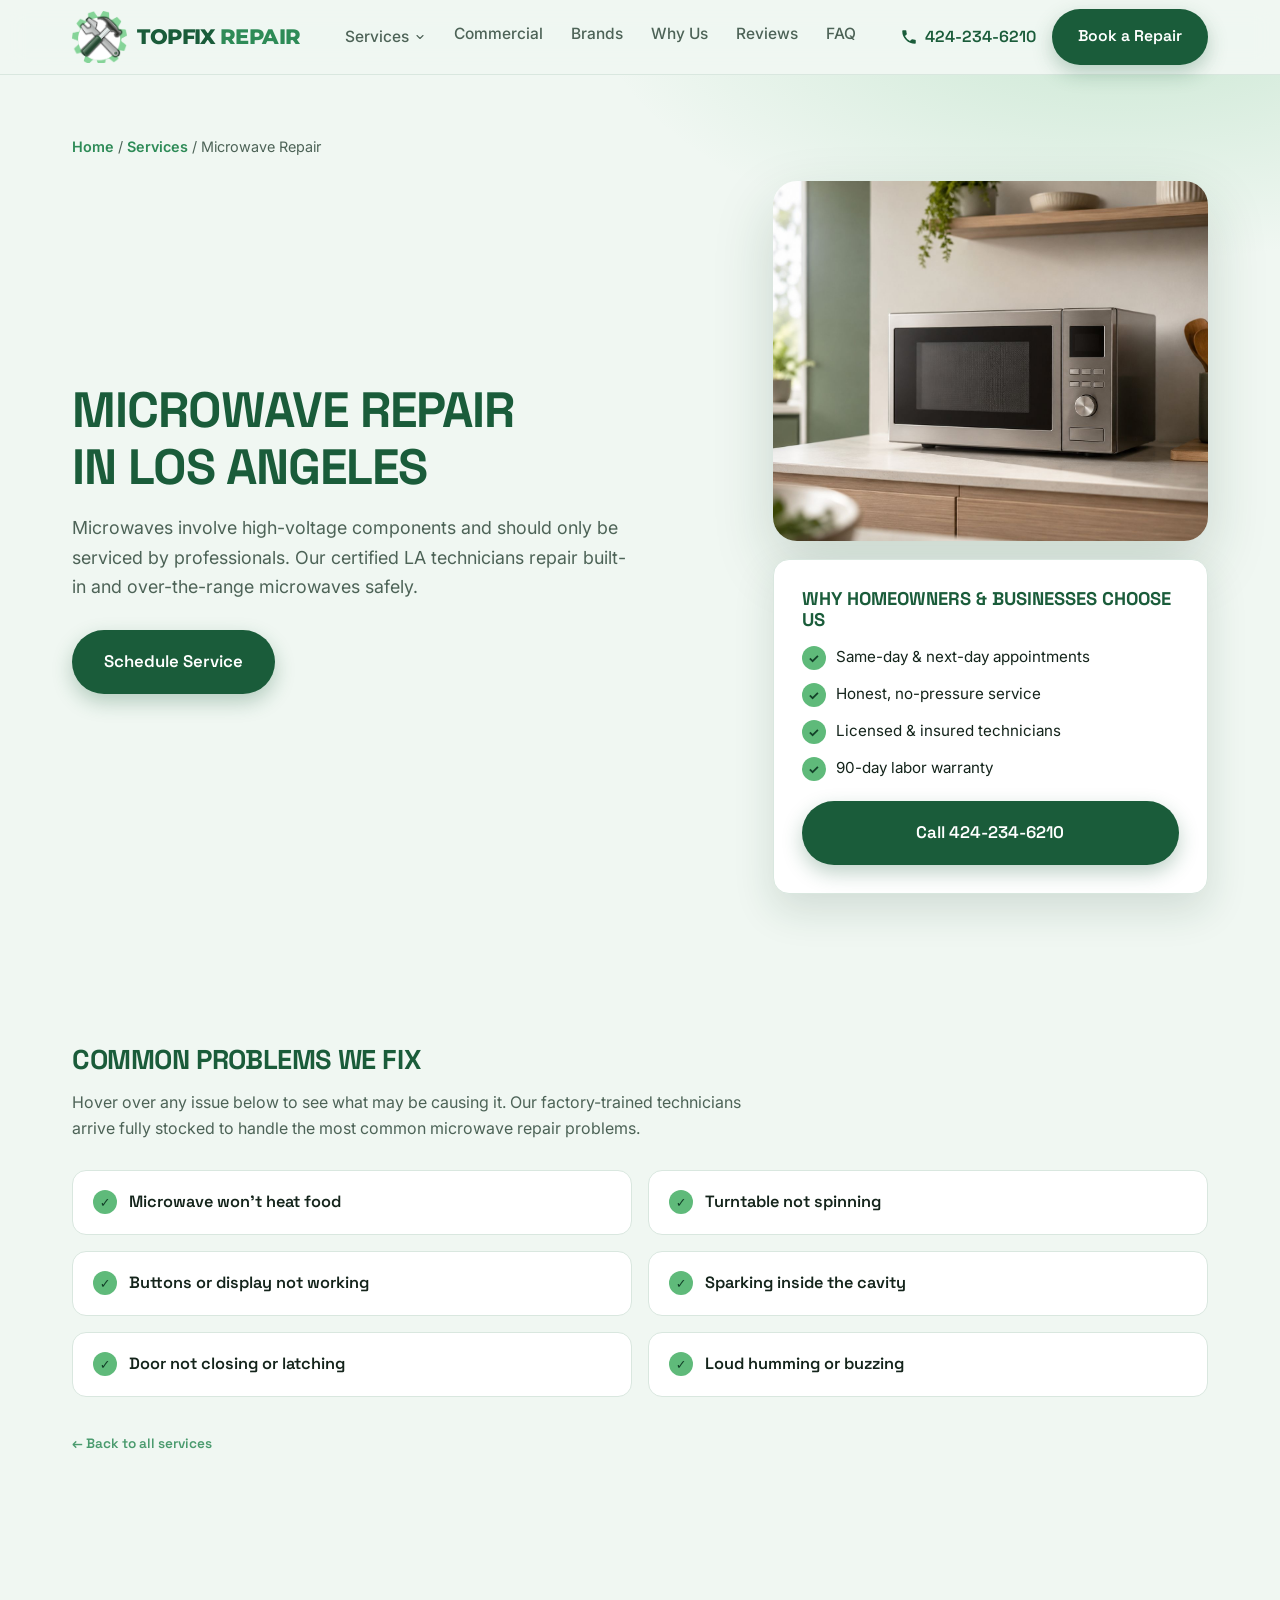
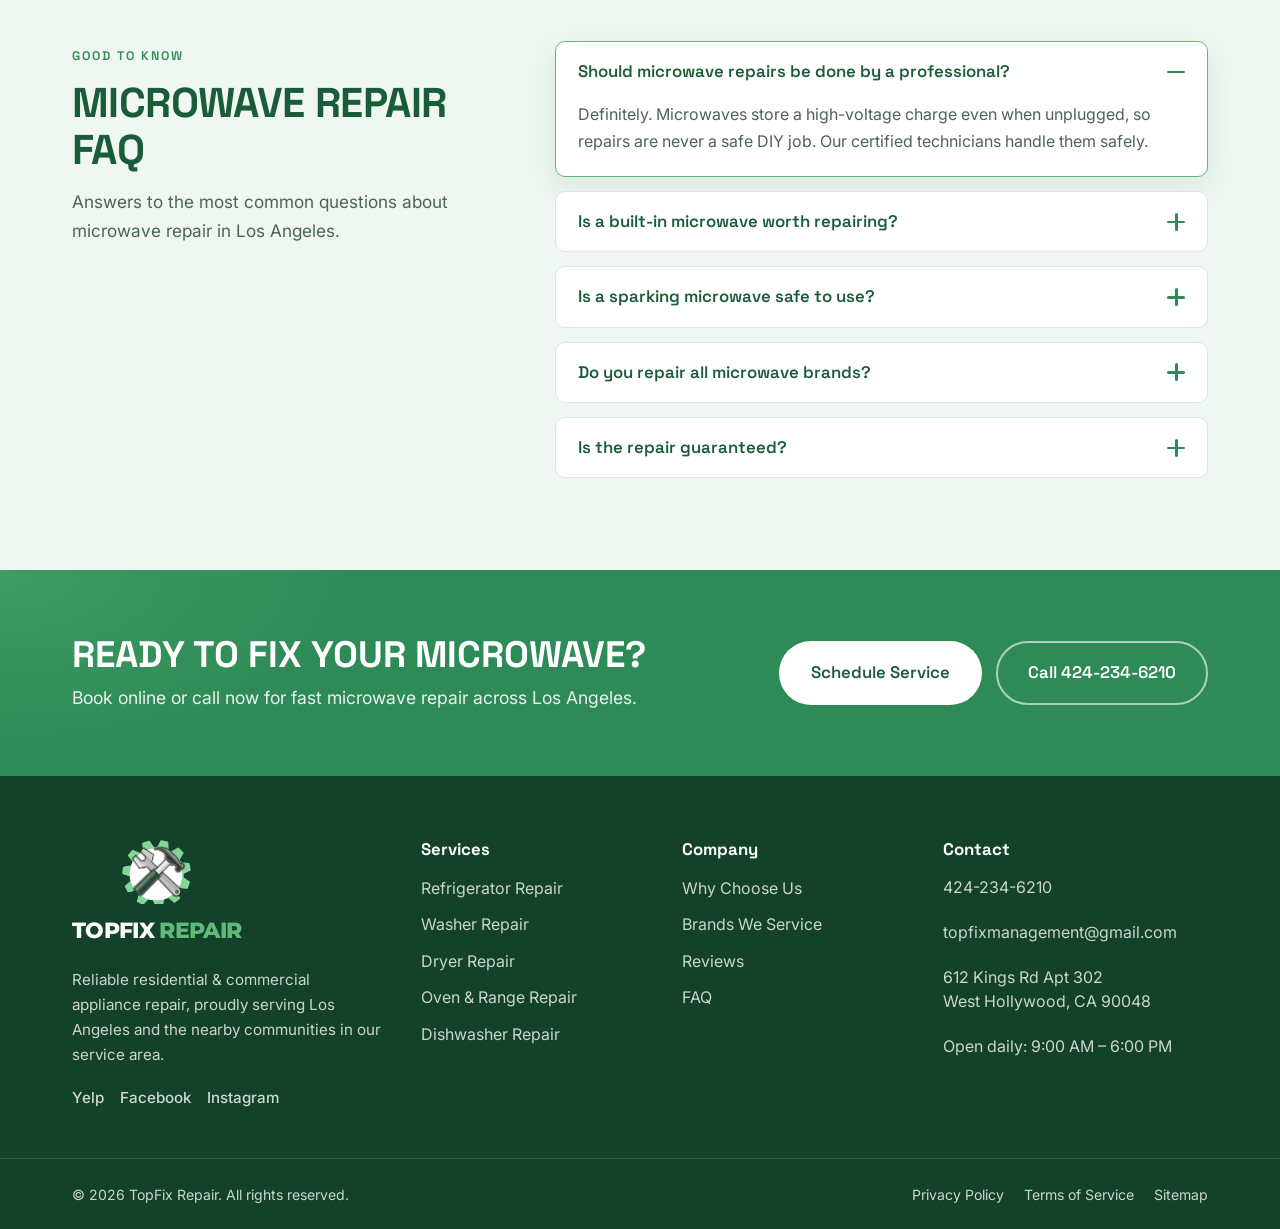
<file: services/microwave-repair.html>
<!DOCTYPE html>
<html lang="en">
<head>
  <meta charset="UTF-8" />
  <meta name="viewport" content="width=device-width, initial-scale=1.0" />
  <meta name="theme-color" content="#1A5C3A" />

  <title>Microwave Repair in Los Angeles | TopFix Repair</title>
  <meta name="description" content="Built-in & over-the-range microwave repair in Los Angeles. Safe repairs by certified technicians. Same-day service. Call 424-234-6210." />
  <meta name="robots" content="index, follow, max-image-preview:large" />
  <link rel="canonical" href="https://topfixrepairla.com/services/microwave-repair.html" />

  <meta property="og:type" content="website" />
  <meta property="og:url" content="https://topfixrepairla.com/services/microwave-repair.html" />
  <meta property="og:title" content="Microwave Repair in Los Angeles | TopFix Repair" />
  <meta property="og:description" content="Built-in & over-the-range microwave repair in Los Angeles. Safe repairs by certified technicians. Same-day service. Call 424-234-6210." />
  <meta property="og:site_name" content="TopFix Repair" />
  <meta property="og:locale" content="en_US" />
  <meta property="og:image" content="https://topfixrepairla.com/assets/og-image.jpg" />
  <meta property="og:image:width" content="1200" />
  <meta property="og:image:height" content="630" />
  <meta name="twitter:card" content="summary_large_image" />
  <meta name="twitter:image" content="https://topfixrepairla.com/assets/og-image.jpg" />

  <meta name="geo.region" content="US-CA" />
  <meta name="geo.placename" content="Los Angeles" />

  <link rel="preconnect" href="https://fonts.googleapis.com" />
  <link rel="preconnect" href="https://fonts.gstatic.com" crossorigin />
  <link href="https://fonts.googleapis.com/css2?family=Montserrat:wght@700;800&family=Space+Grotesk:wght@500;600;700&family=Inter:wght@400;500;600;700&display=swap" rel="stylesheet" />
  <link rel="stylesheet" href="../css/styles.css" />
  <link rel="icon" href="../assets/favicon.ico" sizes="any" />
  <link rel="icon" type="image/png" sizes="32x32" href="../assets/favicon-32.png" />
  <link rel="icon" type="image/png" sizes="16x16" href="../assets/favicon-16.png" />
  <link rel="apple-touch-icon" href="../assets/apple-touch-icon.png" />

  <script type="application/ld+json">
  {
    "@context": "https://schema.org",
    "@type": "Service",
    "serviceType": "Microwave Repair",
    "provider": {
      "@type": "LocalBusiness",
      "name": "TopFix Repair",
      "telephone": "+1-424-234-6210",
      "areaServed": "Los Angeles, CA"
    },
    "areaServed": { "@type": "City", "name": "Los Angeles" },
    "url": "https://topfixrepairla.com/services/microwave-repair.html"
  }
  </script>
  <script type="application/ld+json">
  {
    "@context": "https://schema.org",
    "@type": "BreadcrumbList",
    "itemListElement": [
      { "@type": "ListItem", "position": 1, "name": "Home", "item": "https://topfixrepairla.com/" },
      { "@type": "ListItem", "position": 2, "name": "Services", "item": "https://topfixrepairla.com/#services" },
      { "@type": "ListItem", "position": 3, "name": "Microwave Repair", "item": "https://topfixrepairla.com/services/microwave-repair.html" }
    ]
  }
  </script>
  <script type="application/ld+json">
  {
    "@context": "https://schema.org",
    "@type": "FAQPage",
    "mainEntity": [
      {
        "@type": "Question",
        "name": "Should microwave repairs be done by a professional?",
        "acceptedAnswer": {
          "@type": "Answer",
          "text": "Definitely. Microwaves store a high-voltage charge even when unplugged, so repairs are never a safe DIY job. Our certified technicians handle them safely."
        }
      },
      {
        "@type": "Question",
        "name": "Is a built-in microwave worth repairing?",
        "acceptedAnswer": {
          "@type": "Answer",
          "text": "Yes. Built-in and over-the-range microwaves are well worth repairing, since replacing them is a much bigger, more disruptive job. Our certified technicians safely restore yours to full working order."
        }
      },
      {
        "@type": "Question",
        "name": "Is a sparking microwave safe to use?",
        "acceptedAnswer": {
          "@type": "Answer",
          "text": "No, stop using it immediately and call us. Sparking is usually a damaged waveguide cover or residue and should be repaired by a professional before further use."
        }
      },
      {
        "@type": "Question",
        "name": "Do you repair all microwave brands?",
        "acceptedAnswer": {
          "@type": "Answer",
          "text": "Yes – we repair built-in and over-the-range microwaves from all major brands, including Samsung, LG, GE, Whirlpool, KitchenAid and Bosch."
        }
      },
      {
        "@type": "Question",
        "name": "Is the repair guaranteed?",
        "acceptedAnswer": {
          "@type": "Answer",
          "text": "Yes – every microwave repair includes a 90-day labor warranty (and we install only original parts)."
        }
      }
    ]
  }
  </script>
</head>

<body>
  <a class="skip-link" href="#main">Skip to main content</a>

  <header class="site-header" id="top">
    <div class="container header-inner">
      <a href="../index.html" class="logo" aria-label="TopFix Repair home">
        <img src="../assets/logo-mark.png" alt="" class="logo-img" /> <span class="logo-text">TopFix <span>Repair</span></span>
      </a>
      <nav class="main-nav" aria-label="Primary navigation">
        <ul>
          <li class="has-dropdown">
            <a href="../index.html#services">Services <svg class="caret" width="12" height="12" viewBox="0 0 24 24" fill="none" aria-hidden="true"><path d="M6 9l6 6 6-6" stroke="currentColor" stroke-width="2.2" stroke-linecap="round" stroke-linejoin="round"/></svg></a>
            <ul class="dropdown">
              <li><a href="refrigerator-repair.html">Refrigerator Repair</a></li>
              <li><a href="washer-repair.html">Washer Repair</a></li>
              <li><a href="dryer-repair.html">Dryer Repair</a></li>
              <li><a href="oven-range-repair.html">Oven Repair</a></li>
              <li><a href="oven-range-repair.html">Stove Repair</a></li>
              <li><a href="dishwasher-repair.html">Dishwasher Repair</a></li>
              <li><a href="microwave-repair.html">Microwave Repair</a></li>
            </ul>
          </li>
          <li><a href="../index.html#commercial">Commercial</a></li>
          <li><a href="../index.html#brands">Brands</a></li>
          <li><a href="../index.html#why">Why Us</a></li>
          <li><a href="../index.html#reviews">Reviews</a></li>
          <li><a href="../index.html#faq">FAQ</a></li>
        </ul>
      </nav>
      <div class="header-cta">
        <a href="tel:+14242346210" class="phone-link" aria-label="Call TopFix Repair">
          <svg width="18" height="18" viewBox="0 0 24 24" fill="none" aria-hidden="true"><path d="M6.6 10.8a15.1 15.1 0 0 0 6.6 6.6l2.2-2.2a1 1 0 0 1 1-.24 11.4 11.4 0 0 0 3.6.57 1 1 0 0 1 1 1V20a1 1 0 0 1-1 1A17 17 0 0 1 3 4a1 1 0 0 1 1-1h3.5a1 1 0 0 1 1 1 11.4 11.4 0 0 0 .57 3.6 1 1 0 0 1-.25 1l-2.2 2.2z" fill="currentColor"/></svg>
          <span>424-234-6210</span>
        </a>
        <a href="#book" class="btn btn-primary">Book a Repair</a>
      </div>
      <button class="nav-toggle" aria-label="Open menu" aria-expanded="false" aria-controls="mobile-menu">
        <span></span><span></span><span></span>
      </button>
    </div>
    <div class="mobile-menu" id="mobile-menu" hidden>
      <nav aria-label="Mobile navigation">
        <ul>
          <li><a href="../index.html#services">Services</a></li>
          <li><a href="../index.html#commercial">Commercial</a></li>
          <li><a href="../index.html#brands">Brands</a></li>
          <li><a href="../index.html#why">Why Us</a></li>
          <li><a href="../index.html#reviews">Reviews</a></li>
          <li><a href="../index.html#faq">FAQ</a></li>
        </ul>
      </nav>
      <a href="tel:+14242346210" class="btn btn-ghost btn-block">Call 424-234-6210</a>
      <a href="#book" class="btn btn-primary btn-block">Book a Repair</a>
    </div>
  </header>

  <main id="main">
    <section class="svc-hero">
      <div class="container">
        <nav class="svc-breadcrumb" aria-label="Breadcrumb">
          <a href="../index.html">Home</a> / <a href="../index.html#services">Services</a> / <span>Microwave Repair</span>
        </nav>
        <div class="svc-hero-inner svc-hero-inner--media">
          <div>
            <h1>Microwave Repair<br>in Los Angeles</h1>
            <p>Microwaves involve high-voltage components and should only be serviced by professionals. Our certified LA technicians repair built-in and over-the-range microwaves safely.</p>
            <div class="svc-hero-actions">
              <a href="#book" class="btn btn-primary btn-lg">Schedule Service</a>
            </div>
          </div>
          <div class="svc-hero-media">
            <img class="svc-hero-img" src="../assets/Microwave%20repair%20near%20me.jpg" width="1448" height="1086" alt="Microwave repair near me in West Hollywood, Los Angeles" loading="eager" decoding="async" />
            <aside class="svc-hero-card svc-hero-card--float" id="book">
            <h2>Why homeowners &amp; businesses choose us</h2>
            <ul>
              <li><span class="trust-ico" aria-hidden="true">✓</span> Same-day &amp; next-day appointments</li>
              <li><span class="trust-ico" aria-hidden="true">✓</span> Honest, no-pressure service</li>
              <li><span class="trust-ico" aria-hidden="true">✓</span> Licensed &amp; insured technicians</li>
              <li><span class="trust-ico" aria-hidden="true">✓</span> 90-day labor warranty</li>
            </ul>
            <a href="tel:+14242346210" class="btn btn-primary btn-block btn-lg" style="margin-top:20px">Call 424-234-6210</a>
          </aside>
          </div>
        </div>
      </div>
    </section>

    <section class="svc-body">
      <div class="container">
        <div class="svc-block">
          <h2>Common problems we fix</h2>
          <p class="svc-lead">Hover over any issue below to see what may be causing it. Our factory-trained technicians arrive fully stocked to handle the most common microwave repair problems.</p>
          <ul class="problem-grid">
            <li class="problem" tabindex="0">
              <div class="problem-head"><span class="trust-ico" aria-hidden="true">✓</span> <span>Microwave won't heat food</span><span class="problem-toggle" aria-hidden="true">Hover for details</span></div>
              <p class="problem-desc">Usually a failed magnetron, a blown high-voltage diode or capacitor, or a faulty door switch cutting power to the unit.</p>
            </li>
            <li class="problem" tabindex="0">
              <div class="problem-head"><span class="trust-ico" aria-hidden="true">✓</span> <span>Turntable not spinning</span><span class="problem-toggle" aria-hidden="true">Hover for details</span></div>
              <p class="problem-desc">Often a failed turntable motor, a stripped drive coupler, or debris jamming the roller guide.</p>
            </li>
            <li class="problem" tabindex="0">
              <div class="problem-head"><span class="trust-ico" aria-hidden="true">✓</span> <span>Buttons or display not working</span><span class="problem-toggle" aria-hidden="true">Hover for details</span></div>
              <p class="problem-desc">Typically a failed control board, a worn touch membrane, or a power-supply fault.</p>
            </li>
            <li class="problem" tabindex="0">
              <div class="problem-head"><span class="trust-ico" aria-hidden="true">✓</span> <span>Sparking inside the cavity</span><span class="problem-toggle" aria-hidden="true">Hover for details</span></div>
              <p class="problem-desc">Usually a damaged waveguide cover, burnt food residue, or metal left in the cavity, so stop using it and call us.</p>
            </li>
            <li class="problem" tabindex="0">
              <div class="problem-head"><span class="trust-ico" aria-hidden="true">✓</span> <span>Door not closing or latching</span><span class="problem-toggle" aria-hidden="true">Hover for details</span></div>
              <p class="problem-desc">A faulty door latch or interlock switch is a safety issue that prevents the microwave from running at all.</p>
            </li>
            <li class="problem" tabindex="0">
              <div class="problem-head"><span class="trust-ico" aria-hidden="true">✓</span> <span>Loud humming or buzzing</span><span class="problem-toggle" aria-hidden="true">Hover for details</span></div>
              <p class="problem-desc">Often a failing magnetron or a worn cooling-fan motor that needs replacing before it fails completely.</p>
            </li>
          </ul>
          <p class="svc-back"><a href="../index.html#services" class="service-link" style="color:var(--sea)">&larr; Back to all services</a></p>
        </div>
      </div>
    </section>

    <section class="faq section" id="faq" aria-labelledby="faq-heading">
      <div class="container faq-inner">
        <header class="section-head section-head-left">
          <span class="eyebrow">Good to know</span>
          <h2 id="faq-heading">Microwave Repair FAQ</h2>
          <p class="section-lead">Answers to the most common questions about microwave repair in Los Angeles.</p>
        </header>
        <div class="faq-list">
          <details class="faq-item" open>
            <summary><h3>Should microwave repairs be done by a professional?</h3><span class="faq-icon" aria-hidden="true"></span></summary>
            <div class="faq-answer"><p>Definitely. Microwaves store a high-voltage charge even when unplugged, so repairs are never a safe DIY job. Our certified technicians handle them safely.</p></div>
          </details>
          <details class="faq-item">
            <summary><h3>Is a built-in microwave worth repairing?</h3><span class="faq-icon" aria-hidden="true"></span></summary>
            <div class="faq-answer"><p>Yes. Built-in and over-the-range microwaves are well worth repairing, since replacing them is a much bigger, more disruptive job. Our certified technicians safely restore yours to full working order.</p></div>
          </details>
          <details class="faq-item">
            <summary><h3>Is a sparking microwave safe to use?</h3><span class="faq-icon" aria-hidden="true"></span></summary>
            <div class="faq-answer"><p>No, stop using it immediately and call us. Sparking is usually a damaged waveguide cover or residue and should be repaired by a professional before further use.</p></div>
          </details>
          <details class="faq-item">
            <summary><h3>Do you repair all microwave brands?</h3><span class="faq-icon" aria-hidden="true"></span></summary>
            <div class="faq-answer"><p>Yes – we repair built-in and over-the-range microwaves from all major brands, including Samsung, LG, GE, Whirlpool, KitchenAid and Bosch.</p></div>
          </details>
          <details class="faq-item">
            <summary><h3>Is the repair guaranteed?</h3><span class="faq-icon" aria-hidden="true"></span></summary>
            <div class="faq-answer"><p>Yes – every microwave repair includes a 90-day labor warranty (and we install only original parts).</p></div>
          </details>
        </div>
      </div>
    </section>

    <section class="cta-band" aria-labelledby="cta-heading">
      <div class="container cta-inner">
        <div>
          <h2 id="cta-heading">Ready to fix your microwave?</h2>
          <p>Book online or call now for fast microwave repair across Los Angeles.</p>
        </div>
        <div class="cta-actions">
          <a href="#book" class="btn btn-light btn-lg">Schedule Service</a>
          <a href="tel:+14242346210" class="btn btn-outline-light btn-lg">Call 424-234-6210</a>
        </div>
      </div>
    </section>
  </main>

  <footer class="site-footer">
    <div class="container footer-grid">
      <div class="footer-brand">
        <a href="../index.html" class="logo logo-light">
          <img src="../assets/logo-mark.png" alt="" class="logo-img" /> <span class="logo-text">TopFix <span>Repair</span></span>
        </a>
        <p>Reliable residential &amp; commercial appliance repair, proudly serving Los Angeles and the nearby communities in our service area.</p>
        <div class="footer-social" aria-label="Social media">
          <a href="https://www.yelp.com/biz/topfix-repair-west-hollywood-5" target="_blank" rel="noopener" aria-label="Yelp">Yelp</a>
          <a href="https://www.facebook.com/profile.php?id=61585171045729" target="_blank" rel="noopener" aria-label="Facebook">Facebook</a>
          <a href="https://www.instagram.com/topfix_repair/" target="_blank" rel="noopener" aria-label="Instagram">Instagram</a>
        </div>
      </div>
      <nav class="footer-col" aria-label="Services">
        <h3>Services</h3>
        <ul>
          <li><a href="refrigerator-repair.html">Refrigerator Repair</a></li>
          <li><a href="washer-repair.html">Washer Repair</a></li>
          <li><a href="dryer-repair.html">Dryer Repair</a></li>
          <li><a href="oven-range-repair.html">Oven &amp; Range Repair</a></li>
          <li><a href="dishwasher-repair.html">Dishwasher Repair</a></li>
        </ul>
      </nav>
      <nav class="footer-col" aria-label="Company">
        <h3>Company</h3>
        <ul>
          <li><a href="../index.html#why">Why Choose Us</a></li>
          <li><a href="../index.html#brands">Brands We Service</a></li>
          <li><a href="../index.html#reviews">Reviews</a></li>
          <li><a href="../index.html#faq">FAQ</a></li>
        </ul>
      </nav>
      <div class="footer-col footer-contact">
        <h3>Contact</h3>
        <ul>
          <li><a href="tel:+14242346210">424-234-6210</a></li>
          <li><a href="mailto:topfixmanagement@gmail.com">topfixmanagement@gmail.com</a></li>
          <li>612 Kings Rd Apt 302<br>West Hollywood, CA 90048</li>
          <li>Open daily: 9:00 AM &ndash; 6:00 PM</li>
        </ul>
      </div>
    </div>
    <div class="footer-bottom">
      <div class="container footer-bottom-inner">
        <p>&copy; <span id="year">2026</span> TopFix Repair. All rights reserved.</p>
        <ul>
          <li><a href="../privacy.html">Privacy Policy</a></li>
          <li><a href="../privacy.html#terms">Terms of Service</a></li>
          <li><a href="../sitemap.xml">Sitemap</a></li>
        </ul>
      </div>
    </div>
  </footer>

  <a href="tel:+14242346210" class="sticky-call" aria-label="Call TopFix Repair now">
    <svg width="20" height="20" viewBox="0 0 24 24" fill="none" aria-hidden="true"><path d="M6.6 10.8a15.1 15.1 0 0 0 6.6 6.6l2.2-2.2a1 1 0 0 1 1-.24 11.4 11.4 0 0 0 3.6.57 1 1 0 0 1 1 1V20a1 1 0 0 1-1 1A17 17 0 0 1 3 4a1 1 0 0 1 1-1h3.5a1 1 0 0 1 1 1 11.4 11.4 0 0 0 .57 3.6 1 1 0 0 1-.25 1l-2.2 2.2z" fill="currentColor"/></svg>
    <span>Call Now</span>
  </a>

  <script src="../js/main.js" defer></script>
  <!-- Booking modal -->
  <div class="modal-overlay" id="booking-modal" hidden>
    <div class="modal" role="dialog" aria-modal="true" aria-labelledby="bm-title">
      <button class="modal-close" type="button" aria-label="Close booking form">&times;</button>
      <h2 id="bm-title">Get your appliance back in action</h2>
      <p class="modal-sub">Share a few details and we'll be in touch to schedule your visit.</p>
      <form class="book-form" novalidate>
        <div class="field">
          <label for="bm-name">Name</label>
          <input type="text" id="bm-name" name="name" placeholder="Your Name" autocomplete="name" required />
        </div>
        <div class="field">
          <label for="bm-phone">Phone Number</label>
          <input type="tel" id="bm-phone" name="phone" placeholder="Your Number" autocomplete="tel" required />
        </div>
        <div class="field">
          <label for="bm-zip">Zip Code</label>
          <input type="text" id="bm-zip" name="zip" placeholder="Your Zip Code" inputmode="numeric" pattern="[0-9]{5}" maxlength="5" autocomplete="postal-code" required />
        </div>
        <div class="field">
          <label for="bm-appliance">Type of Service</label>
          <select id="bm-appliance" name="appliance" required>
            <option value="" selected disabled>Select a service</option>
            <option>Refrigerator</option>
            <option>Washer</option>
            <option>Dryer</option>
            <option>Oven / Range</option>
            <option>Dishwasher</option>
            <option>Commercial equipment</option>
            <option>Other</option>
          </select>
        </div>
        <div class="field issue-field" hidden>
          <label for="bm-issue">Please specify your issue</label>
          <input type="text" id="bm-issue" name="issue" placeholder="Tell us what's going on" />
        </div>
        <button type="submit" class="btn btn-primary btn-block btn-lg">Book My Repair</button>
        <p class="form-note">Backed by our 90-day labor warranty. By clicking, you agree to our <a href="../privacy.html">Privacy Policy</a> &amp; <a href="../privacy.html#terms">Terms of Use</a>.</p>
      </form>
    </div>
  </div>

</body>
</html>
</file>
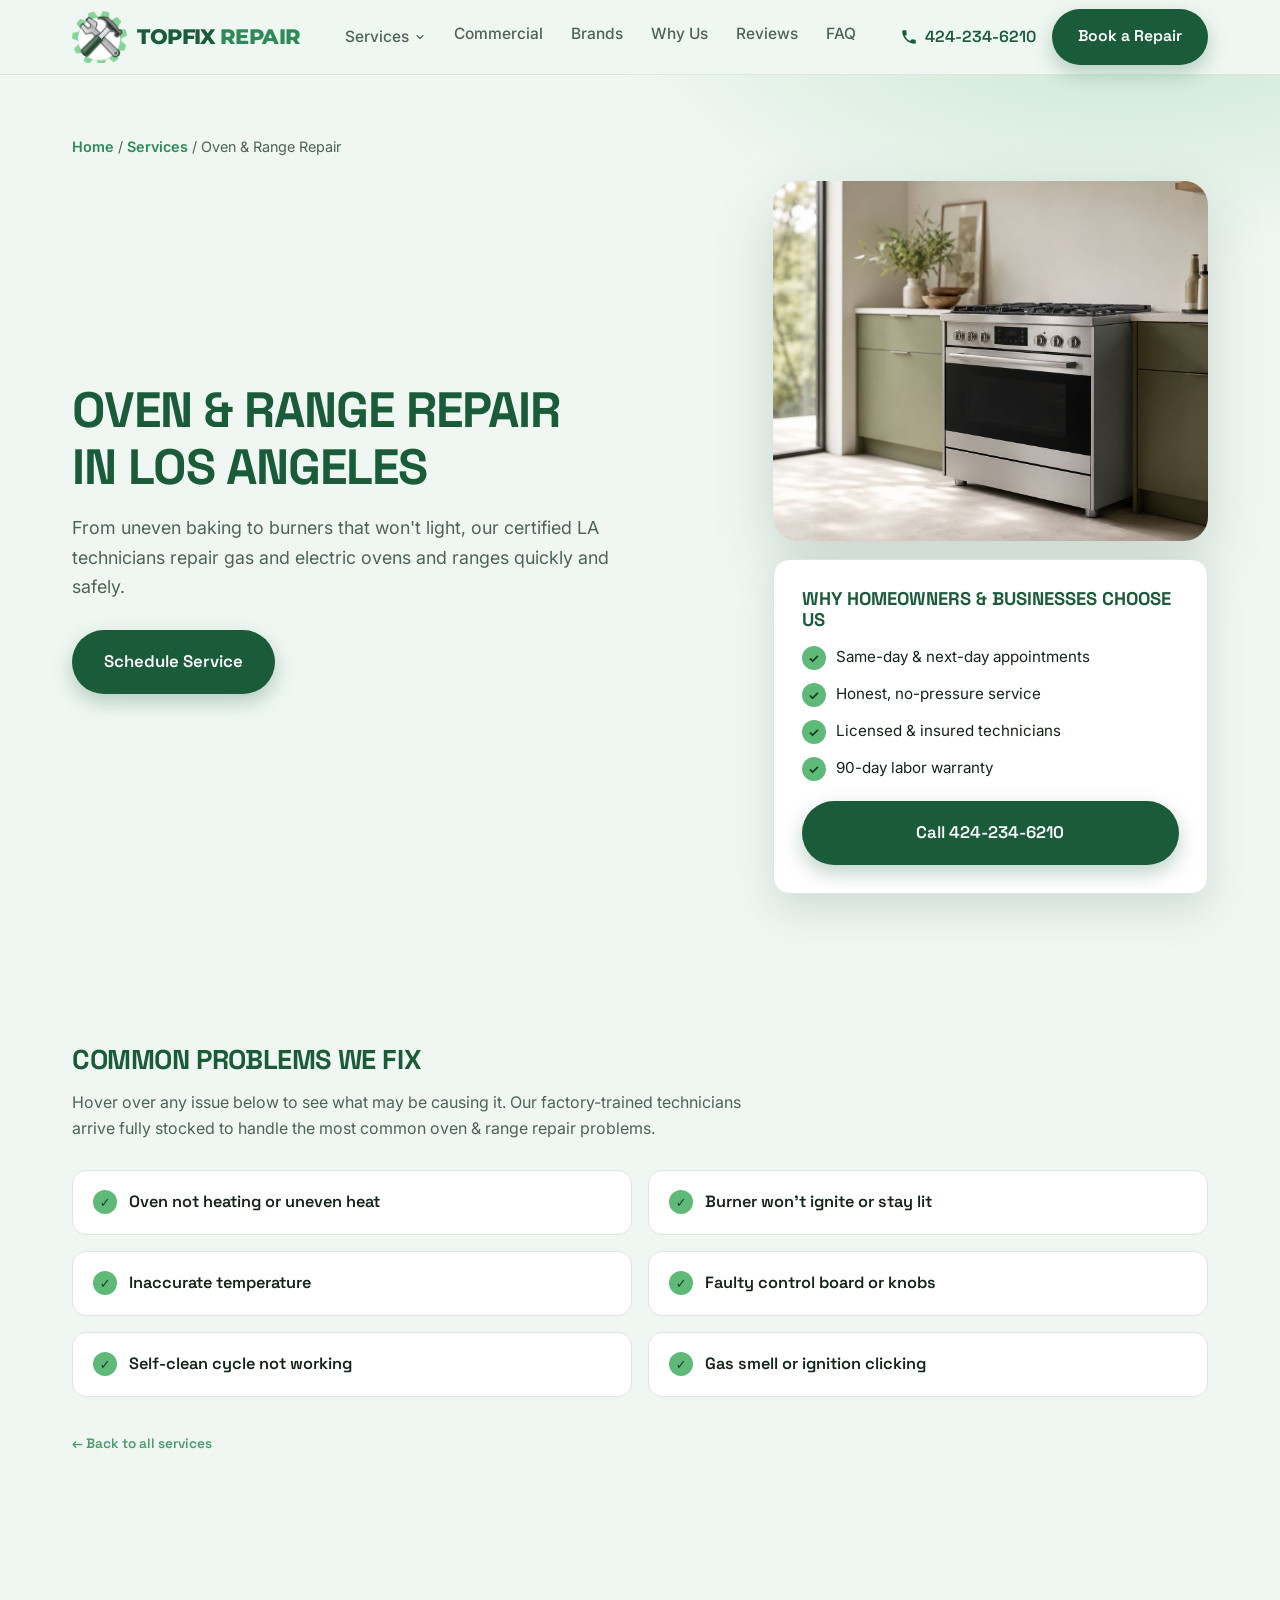
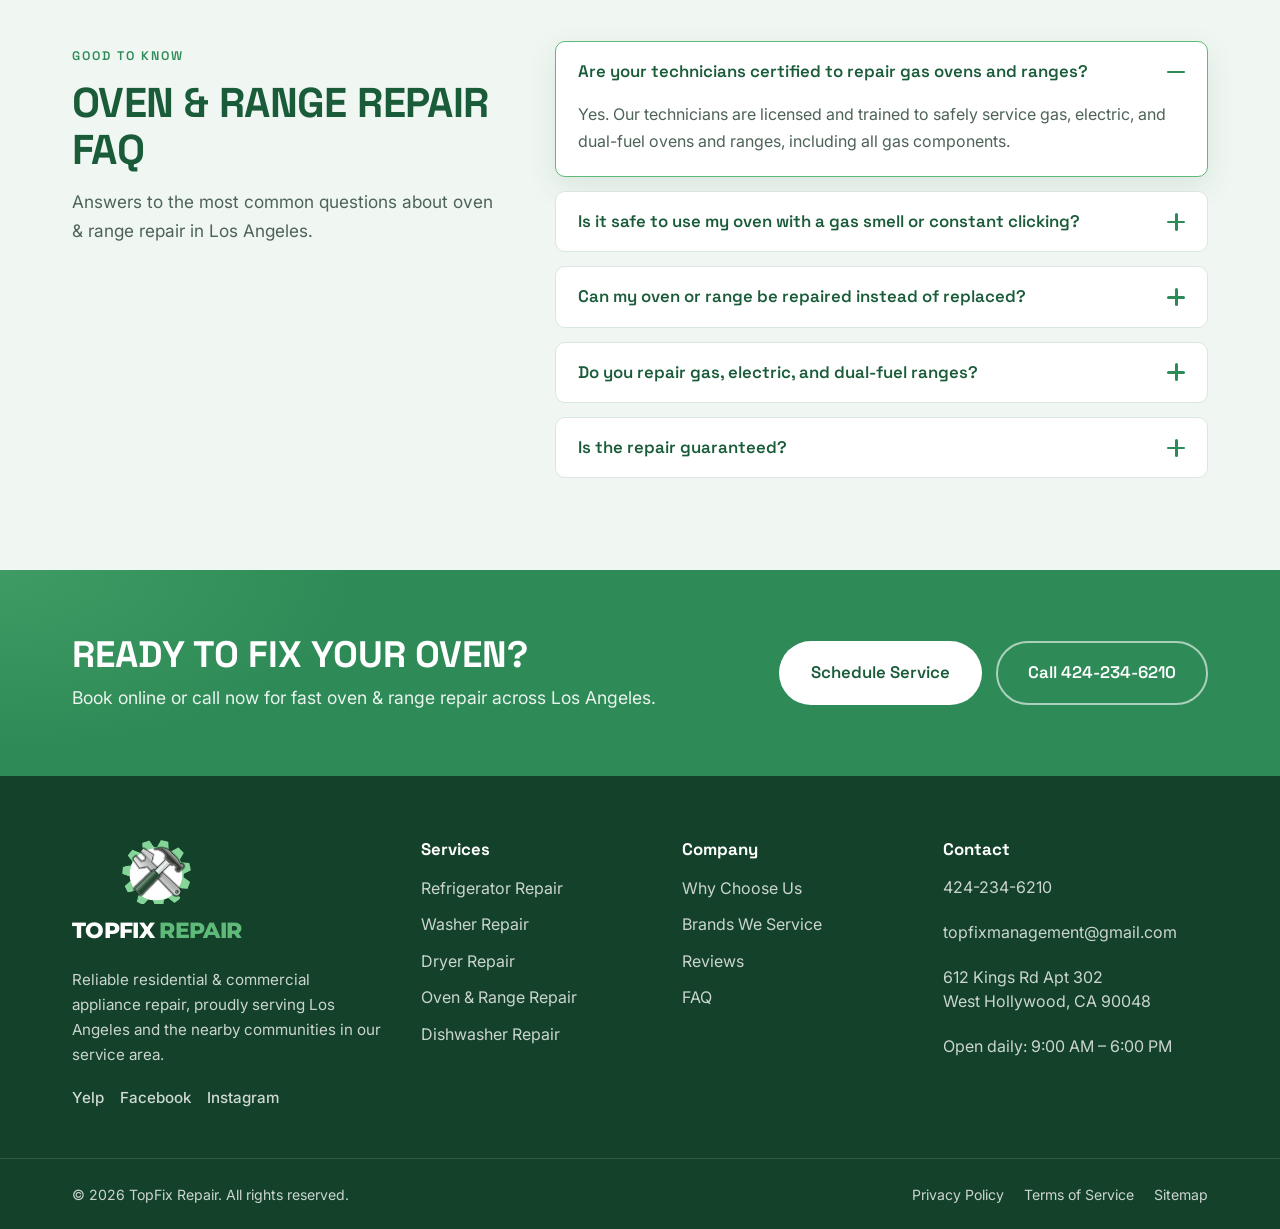
<file: services/oven-range-repair.html>
<!DOCTYPE html>
<html lang="en">
<head>
  <meta charset="UTF-8" />
  <meta name="viewport" content="width=device-width, initial-scale=1.0" />
  <meta name="theme-color" content="#1A5C3A" />

  <title>Oven & Range Repair in Los Angeles | TopFix Repair</title>
  <meta name="description" content="Gas & electric oven and range repair in Los Angeles. We fix faulty burners, uneven heating & ignition issues. Fast, licensed techs. Call 424-234-6210." />
  <meta name="robots" content="index, follow, max-image-preview:large" />
  <link rel="canonical" href="https://topfixrepairla.com/services/oven-range-repair.html" />

  <meta property="og:type" content="website" />
  <meta property="og:url" content="https://topfixrepairla.com/services/oven-range-repair.html" />
  <meta property="og:title" content="Oven & Range Repair in Los Angeles | TopFix Repair" />
  <meta property="og:description" content="Gas & electric oven and range repair in Los Angeles. We fix faulty burners, uneven heating & ignition issues. Fast, licensed techs. Call 424-234-6210." />
  <meta property="og:site_name" content="TopFix Repair" />
  <meta property="og:locale" content="en_US" />
  <meta property="og:image" content="https://topfixrepairla.com/assets/og-image.jpg" />
  <meta property="og:image:width" content="1200" />
  <meta property="og:image:height" content="630" />
  <meta name="twitter:card" content="summary_large_image" />
  <meta name="twitter:image" content="https://topfixrepairla.com/assets/og-image.jpg" />

  <meta name="geo.region" content="US-CA" />
  <meta name="geo.placename" content="Los Angeles" />

  <link rel="preconnect" href="https://fonts.googleapis.com" />
  <link rel="preconnect" href="https://fonts.gstatic.com" crossorigin />
  <link href="https://fonts.googleapis.com/css2?family=Montserrat:wght@700;800&family=Space+Grotesk:wght@500;600;700&family=Inter:wght@400;500;600;700&display=swap" rel="stylesheet" />
  <link rel="stylesheet" href="../css/styles.css" />
  <link rel="icon" href="../assets/favicon.ico" sizes="any" />
  <link rel="icon" type="image/png" sizes="32x32" href="../assets/favicon-32.png" />
  <link rel="icon" type="image/png" sizes="16x16" href="../assets/favicon-16.png" />
  <link rel="apple-touch-icon" href="../assets/apple-touch-icon.png" />

  <script type="application/ld+json">
  {
    "@context": "https://schema.org",
    "@type": "Service",
    "serviceType": "Oven & Range Repair",
    "provider": {
      "@type": "LocalBusiness",
      "name": "TopFix Repair",
      "telephone": "+1-424-234-6210",
      "areaServed": "Los Angeles, CA"
    },
    "areaServed": { "@type": "City", "name": "Los Angeles" },
    "url": "https://topfixrepairla.com/services/oven-range-repair.html"
  }
  </script>
  <script type="application/ld+json">
  {
    "@context": "https://schema.org",
    "@type": "BreadcrumbList",
    "itemListElement": [
      { "@type": "ListItem", "position": 1, "name": "Home", "item": "https://topfixrepairla.com/" },
      { "@type": "ListItem", "position": 2, "name": "Services", "item": "https://topfixrepairla.com/#services" },
      { "@type": "ListItem", "position": 3, "name": "Oven & Range Repair", "item": "https://topfixrepairla.com/services/oven-range-repair.html" }
    ]
  }
  </script>
  <script type="application/ld+json">
  {
    "@context": "https://schema.org",
    "@type": "FAQPage",
    "mainEntity": [
      {
        "@type": "Question",
        "name": "Are your technicians certified to repair gas ovens and ranges?",
        "acceptedAnswer": {
          "@type": "Answer",
          "text": "Yes. Our technicians are licensed and trained to safely service gas, electric, and dual-fuel ovens and ranges, including all gas components."
        }
      },
      {
        "@type": "Question",
        "name": "Is it safe to use my oven with a gas smell or constant clicking?",
        "acceptedAnswer": {
          "@type": "Answer",
          "text": "No, stop using it and call us right away. A gas smell or non-stop clicking points to an igniter or gas valve issue we will make safe quickly. Your safety comes first."
        }
      },
      {
        "@type": "Question",
        "name": "Can my oven or range be repaired instead of replaced?",
        "acceptedAnswer": {
          "@type": "Answer",
          "text": "In most cases, yes. Faulty elements, igniters, sensors, and control boards are all repairable, so there is rarely any need to replace the whole unit. We get your oven heating accurately again."
        }
      },
      {
        "@type": "Question",
        "name": "Do you repair gas, electric, and dual-fuel ranges?",
        "acceptedAnswer": {
          "@type": "Answer",
          "text": "Yes. We service gas, electric, and dual-fuel ovens and ranges from every major brand, including Wolf, Viking, Samsung, LG, GE, Bosch and KitchenAid."
        }
      },
      {
        "@type": "Question",
        "name": "Is the repair guaranteed?",
        "acceptedAnswer": {
          "@type": "Answer",
          "text": "Yes – a 90-day labor warranty (and we install only original parts) backs every oven and range repair we perform."
        }
      }
    ]
  }
  </script>
</head>

<body>
  <a class="skip-link" href="#main">Skip to main content</a>

  <header class="site-header" id="top">
    <div class="container header-inner">
      <a href="../index.html" class="logo" aria-label="TopFix Repair home">
        <img src="../assets/logo-mark.png" alt="" class="logo-img" /> <span class="logo-text">TopFix <span>Repair</span></span>
      </a>
      <nav class="main-nav" aria-label="Primary navigation">
        <ul>
          <li class="has-dropdown">
            <a href="../index.html#services">Services <svg class="caret" width="12" height="12" viewBox="0 0 24 24" fill="none" aria-hidden="true"><path d="M6 9l6 6 6-6" stroke="currentColor" stroke-width="2.2" stroke-linecap="round" stroke-linejoin="round"/></svg></a>
            <ul class="dropdown">
              <li><a href="refrigerator-repair.html">Refrigerator Repair</a></li>
              <li><a href="washer-repair.html">Washer Repair</a></li>
              <li><a href="dryer-repair.html">Dryer Repair</a></li>
              <li><a href="oven-range-repair.html">Oven Repair</a></li>
              <li><a href="oven-range-repair.html">Stove Repair</a></li>
              <li><a href="dishwasher-repair.html">Dishwasher Repair</a></li>
              <li><a href="microwave-repair.html">Microwave Repair</a></li>
            </ul>
          </li>
          <li><a href="../index.html#commercial">Commercial</a></li>
          <li><a href="../index.html#brands">Brands</a></li>
          <li><a href="../index.html#why">Why Us</a></li>
          <li><a href="../index.html#reviews">Reviews</a></li>
          <li><a href="../index.html#faq">FAQ</a></li>
        </ul>
      </nav>
      <div class="header-cta">
        <a href="tel:+14242346210" class="phone-link" aria-label="Call TopFix Repair">
          <svg width="18" height="18" viewBox="0 0 24 24" fill="none" aria-hidden="true"><path d="M6.6 10.8a15.1 15.1 0 0 0 6.6 6.6l2.2-2.2a1 1 0 0 1 1-.24 11.4 11.4 0 0 0 3.6.57 1 1 0 0 1 1 1V20a1 1 0 0 1-1 1A17 17 0 0 1 3 4a1 1 0 0 1 1-1h3.5a1 1 0 0 1 1 1 11.4 11.4 0 0 0 .57 3.6 1 1 0 0 1-.25 1l-2.2 2.2z" fill="currentColor"/></svg>
          <span>424-234-6210</span>
        </a>
        <a href="#book" class="btn btn-primary">Book a Repair</a>
      </div>
      <button class="nav-toggle" aria-label="Open menu" aria-expanded="false" aria-controls="mobile-menu">
        <span></span><span></span><span></span>
      </button>
    </div>
    <div class="mobile-menu" id="mobile-menu" hidden>
      <nav aria-label="Mobile navigation">
        <ul>
          <li><a href="../index.html#services">Services</a></li>
          <li><a href="../index.html#commercial">Commercial</a></li>
          <li><a href="../index.html#brands">Brands</a></li>
          <li><a href="../index.html#why">Why Us</a></li>
          <li><a href="../index.html#reviews">Reviews</a></li>
          <li><a href="../index.html#faq">FAQ</a></li>
        </ul>
      </nav>
      <a href="tel:+14242346210" class="btn btn-ghost btn-block">Call 424-234-6210</a>
      <a href="#book" class="btn btn-primary btn-block">Book a Repair</a>
    </div>
  </header>

  <main id="main">
    <section class="svc-hero">
      <div class="container">
        <nav class="svc-breadcrumb" aria-label="Breadcrumb">
          <a href="../index.html">Home</a> / <a href="../index.html#services">Services</a> / <span>Oven & Range Repair</span>
        </nav>
        <div class="svc-hero-inner svc-hero-inner--media">
          <div>
            <h1>Oven & Range Repair<br>in Los Angeles</h1>
            <p>From uneven baking to burners that won't light, our certified LA technicians repair gas and electric ovens and ranges quickly and safely.</p>
            <div class="svc-hero-actions">
              <a href="#book" class="btn btn-primary btn-lg">Schedule Service</a>
            </div>
          </div>
          <div class="svc-hero-media">
            <img class="svc-hero-img" src="../assets/Range%20repair%20near%20me.jpg" width="1448" height="1086" alt="Oven and range repair near me in West Hollywood, Los Angeles" loading="eager" decoding="async" />
            <aside class="svc-hero-card svc-hero-card--float" id="book">
            <h2>Why homeowners &amp; businesses choose us</h2>
            <ul>
              <li><span class="trust-ico" aria-hidden="true">✓</span> Same-day &amp; next-day appointments</li>
              <li><span class="trust-ico" aria-hidden="true">✓</span> Honest, no-pressure service</li>
              <li><span class="trust-ico" aria-hidden="true">✓</span> Licensed &amp; insured technicians</li>
              <li><span class="trust-ico" aria-hidden="true">✓</span> 90-day labor warranty</li>
            </ul>
            <a href="tel:+14242346210" class="btn btn-primary btn-block btn-lg" style="margin-top:20px">Call 424-234-6210</a>
          </aside>
          </div>
        </div>
      </div>
    </section>

    <section class="svc-body">
      <div class="container">
        <div class="svc-block">
          <h2>Common problems we fix</h2>
          <p class="svc-lead">Hover over any issue below to see what may be causing it. Our factory-trained technicians arrive fully stocked to handle the most common oven & range repair problems.</p>
          <ul class="problem-grid">
            <li class="problem" tabindex="0">
              <div class="problem-head"><span class="trust-ico" aria-hidden="true">✓</span> <span>Oven not heating or uneven heat</span><span class="problem-toggle" aria-hidden="true">Hover for details</span></div>
              <p class="problem-desc">Usually a failed bake or broil element, a faulty igniter (gas), or a temperature sensor giving the control board wrong readings.</p>
            </li>
            <li class="problem" tabindex="0">
              <div class="problem-head"><span class="trust-ico" aria-hidden="true">✓</span> <span>Burner won't ignite or stay lit</span><span class="problem-toggle" aria-hidden="true">Hover for details</span></div>
              <p class="problem-desc">Common causes are a dirty or worn igniter, a faulty spark module, or a clogged burner port restricting gas flow.</p>
            </li>
            <li class="problem" tabindex="0">
              <div class="problem-head"><span class="trust-ico" aria-hidden="true">✓</span> <span>Inaccurate temperature</span><span class="problem-toggle" aria-hidden="true">Hover for details</span></div>
              <p class="problem-desc">Often a failing oven sensor or a control board that needs recalibration so your dishes cook evenly every time.</p>
            </li>
            <li class="problem" tabindex="0">
              <div class="problem-head"><span class="trust-ico" aria-hidden="true">✓</span> <span>Faulty control board or knobs</span><span class="problem-toggle" aria-hidden="true">Hover for details</span></div>
              <p class="problem-desc">Unresponsive controls usually mean a failed electronic control board, worn selector switches, or damaged wiring.</p>
            </li>
            <li class="problem" tabindex="0">
              <div class="problem-head"><span class="trust-ico" aria-hidden="true">✓</span> <span>Self-clean cycle not working</span><span class="problem-toggle" aria-hidden="true">Hover for details</span></div>
              <p class="problem-desc">Typically a faulty door lock motor, a thermal fuse blown by the high heat, or a control board fault.</p>
            </li>
            <li class="problem" tabindex="0">
              <div class="problem-head"><span class="trust-ico" aria-hidden="true">✓</span> <span>Gas smell or ignition clicking</span><span class="problem-toggle" aria-hidden="true">Hover for details</span></div>
              <p class="problem-desc">Never ignore a gas smell. Constant clicking or odor points to a misaligned igniter or a gas valve issue, and we'll make it safe fast.</p>
            </li>
          </ul>
          <p class="svc-back"><a href="../index.html#services" class="service-link" style="color:var(--sea)">&larr; Back to all services</a></p>
        </div>
      </div>
    </section>

    <section class="faq section" id="faq" aria-labelledby="faq-heading">
      <div class="container faq-inner">
        <header class="section-head section-head-left">
          <span class="eyebrow">Good to know</span>
          <h2 id="faq-heading">Oven &amp; Range Repair FAQ</h2>
          <p class="section-lead">Answers to the most common questions about oven &amp; range repair in Los Angeles.</p>
        </header>
        <div class="faq-list">
          <details class="faq-item" open>
            <summary><h3>Are your technicians certified to repair gas ovens and ranges?</h3><span class="faq-icon" aria-hidden="true"></span></summary>
            <div class="faq-answer"><p>Yes. Our technicians are licensed and trained to safely service gas, electric, and dual-fuel ovens and ranges, including all gas components.</p></div>
          </details>
          <details class="faq-item">
            <summary><h3>Is it safe to use my oven with a gas smell or constant clicking?</h3><span class="faq-icon" aria-hidden="true"></span></summary>
            <div class="faq-answer"><p>No, stop using it and call us right away. A gas smell or non-stop clicking points to an igniter or gas valve issue we will make safe quickly. Your safety comes first.</p></div>
          </details>
          <details class="faq-item">
            <summary><h3>Can my oven or range be repaired instead of replaced?</h3><span class="faq-icon" aria-hidden="true"></span></summary>
            <div class="faq-answer"><p>In most cases, yes. Faulty elements, igniters, sensors, and control boards are all repairable, so there is rarely any need to replace the whole unit. We get your oven heating accurately again.</p></div>
          </details>
          <details class="faq-item">
            <summary><h3>Do you repair gas, electric, and dual-fuel ranges?</h3><span class="faq-icon" aria-hidden="true"></span></summary>
            <div class="faq-answer"><p>Yes. We service gas, electric, and dual-fuel ovens and ranges from every major brand, including Wolf, Viking, Samsung, LG, GE, Bosch and KitchenAid.</p></div>
          </details>
          <details class="faq-item">
            <summary><h3>Is the repair guaranteed?</h3><span class="faq-icon" aria-hidden="true"></span></summary>
            <div class="faq-answer"><p>Yes – a 90-day labor warranty (and we install only original parts) backs every oven and range repair we perform.</p></div>
          </details>
        </div>
      </div>
    </section>

    <section class="cta-band" aria-labelledby="cta-heading">
      <div class="container cta-inner">
        <div>
          <h2 id="cta-heading">Ready to fix your oven?</h2>
          <p>Book online or call now for fast oven & range repair across Los Angeles.</p>
        </div>
        <div class="cta-actions">
          <a href="#book" class="btn btn-light btn-lg">Schedule Service</a>
          <a href="tel:+14242346210" class="btn btn-outline-light btn-lg">Call 424-234-6210</a>
        </div>
      </div>
    </section>
  </main>

  <footer class="site-footer">
    <div class="container footer-grid">
      <div class="footer-brand">
        <a href="../index.html" class="logo logo-light">
          <img src="../assets/logo-mark.png" alt="" class="logo-img" /> <span class="logo-text">TopFix <span>Repair</span></span>
        </a>
        <p>Reliable residential &amp; commercial appliance repair, proudly serving Los Angeles and the nearby communities in our service area.</p>
        <div class="footer-social" aria-label="Social media">
          <a href="https://www.yelp.com/biz/topfix-repair-west-hollywood-5" target="_blank" rel="noopener" aria-label="Yelp">Yelp</a>
          <a href="https://www.facebook.com/profile.php?id=61585171045729" target="_blank" rel="noopener" aria-label="Facebook">Facebook</a>
          <a href="https://www.instagram.com/topfix_repair/" target="_blank" rel="noopener" aria-label="Instagram">Instagram</a>
        </div>
      </div>
      <nav class="footer-col" aria-label="Services">
        <h3>Services</h3>
        <ul>
          <li><a href="refrigerator-repair.html">Refrigerator Repair</a></li>
          <li><a href="washer-repair.html">Washer Repair</a></li>
          <li><a href="dryer-repair.html">Dryer Repair</a></li>
          <li><a href="oven-range-repair.html">Oven &amp; Range Repair</a></li>
          <li><a href="dishwasher-repair.html">Dishwasher Repair</a></li>
        </ul>
      </nav>
      <nav class="footer-col" aria-label="Company">
        <h3>Company</h3>
        <ul>
          <li><a href="../index.html#why">Why Choose Us</a></li>
          <li><a href="../index.html#brands">Brands We Service</a></li>
          <li><a href="../index.html#reviews">Reviews</a></li>
          <li><a href="../index.html#faq">FAQ</a></li>
        </ul>
      </nav>
      <div class="footer-col footer-contact">
        <h3>Contact</h3>
        <ul>
          <li><a href="tel:+14242346210">424-234-6210</a></li>
          <li><a href="mailto:topfixmanagement@gmail.com">topfixmanagement@gmail.com</a></li>
          <li>612 Kings Rd Apt 302<br>West Hollywood, CA 90048</li>
          <li>Open daily: 9:00 AM &ndash; 6:00 PM</li>
        </ul>
      </div>
    </div>
    <div class="footer-bottom">
      <div class="container footer-bottom-inner">
        <p>&copy; <span id="year">2026</span> TopFix Repair. All rights reserved.</p>
        <ul>
          <li><a href="../privacy.html">Privacy Policy</a></li>
          <li><a href="../privacy.html#terms">Terms of Service</a></li>
          <li><a href="../sitemap.xml">Sitemap</a></li>
        </ul>
      </div>
    </div>
  </footer>

  <a href="tel:+14242346210" class="sticky-call" aria-label="Call TopFix Repair now">
    <svg width="20" height="20" viewBox="0 0 24 24" fill="none" aria-hidden="true"><path d="M6.6 10.8a15.1 15.1 0 0 0 6.6 6.6l2.2-2.2a1 1 0 0 1 1-.24 11.4 11.4 0 0 0 3.6.57 1 1 0 0 1 1 1V20a1 1 0 0 1-1 1A17 17 0 0 1 3 4a1 1 0 0 1 1-1h3.5a1 1 0 0 1 1 1 11.4 11.4 0 0 0 .57 3.6 1 1 0 0 1-.25 1l-2.2 2.2z" fill="currentColor"/></svg>
    <span>Call Now</span>
  </a>

  <script src="../js/main.js" defer></script>
  <!-- Booking modal -->
  <div class="modal-overlay" id="booking-modal" hidden>
    <div class="modal" role="dialog" aria-modal="true" aria-labelledby="bm-title">
      <button class="modal-close" type="button" aria-label="Close booking form">&times;</button>
      <h2 id="bm-title">Get your appliance back in action</h2>
      <p class="modal-sub">Share a few details and we'll be in touch to schedule your visit.</p>
      <form class="book-form" novalidate>
        <div class="field">
          <label for="bm-name">Name</label>
          <input type="text" id="bm-name" name="name" placeholder="Your Name" autocomplete="name" required />
        </div>
        <div class="field">
          <label for="bm-phone">Phone Number</label>
          <input type="tel" id="bm-phone" name="phone" placeholder="Your Number" autocomplete="tel" required />
        </div>
        <div class="field">
          <label for="bm-zip">Zip Code</label>
          <input type="text" id="bm-zip" name="zip" placeholder="Your Zip Code" inputmode="numeric" pattern="[0-9]{5}" maxlength="5" autocomplete="postal-code" required />
        </div>
        <div class="field">
          <label for="bm-appliance">Type of Service</label>
          <select id="bm-appliance" name="appliance" required>
            <option value="" selected disabled>Select a service</option>
            <option>Refrigerator</option>
            <option>Washer</option>
            <option>Dryer</option>
            <option>Oven / Range</option>
            <option>Dishwasher</option>
            <option>Commercial equipment</option>
            <option>Other</option>
          </select>
        </div>
        <div class="field issue-field" hidden>
          <label for="bm-issue">Please specify your issue</label>
          <input type="text" id="bm-issue" name="issue" placeholder="Tell us what's going on" />
        </div>
        <button type="submit" class="btn btn-primary btn-block btn-lg">Book My Repair</button>
        <p class="form-note">Backed by our 90-day labor warranty. By clicking, you agree to our <a href="../privacy.html">Privacy Policy</a> &amp; <a href="../privacy.html#terms">Terms of Use</a>.</p>
      </form>
    </div>
  </div>

</body>
</html>
</file>
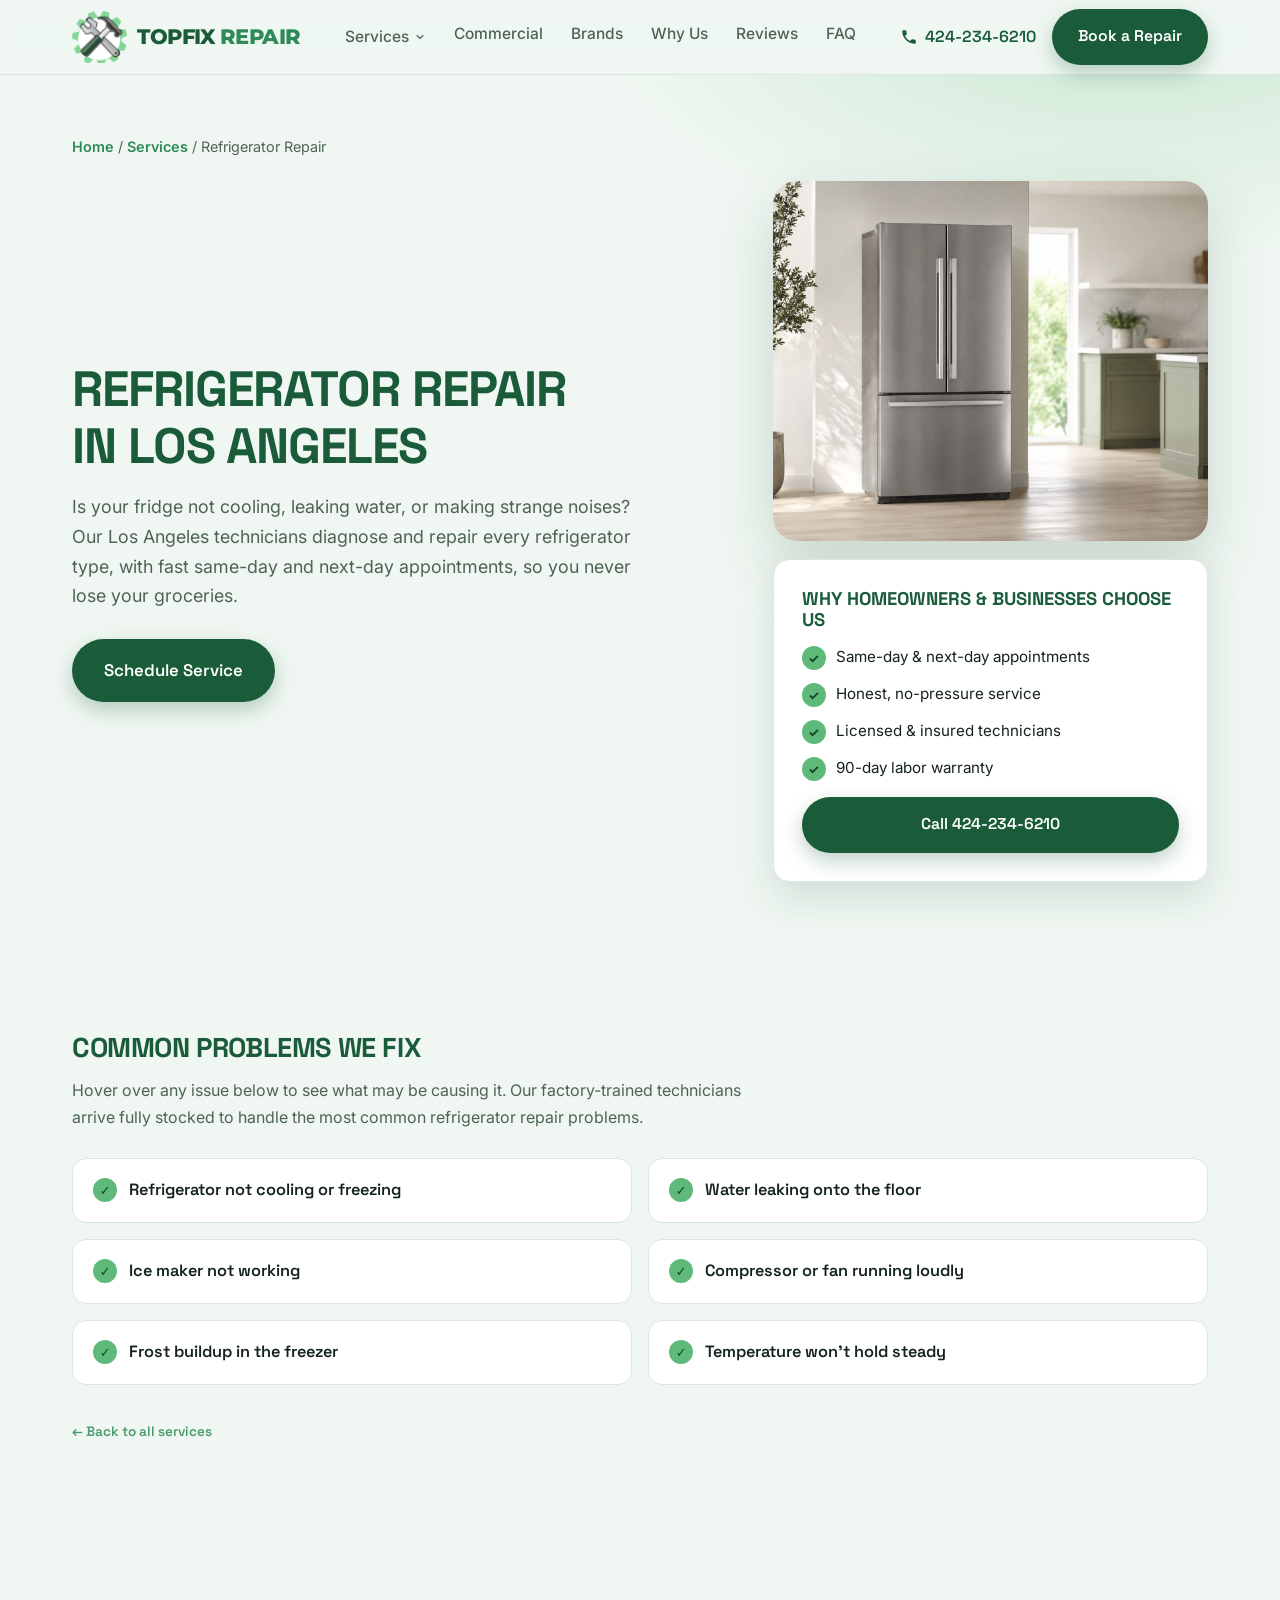
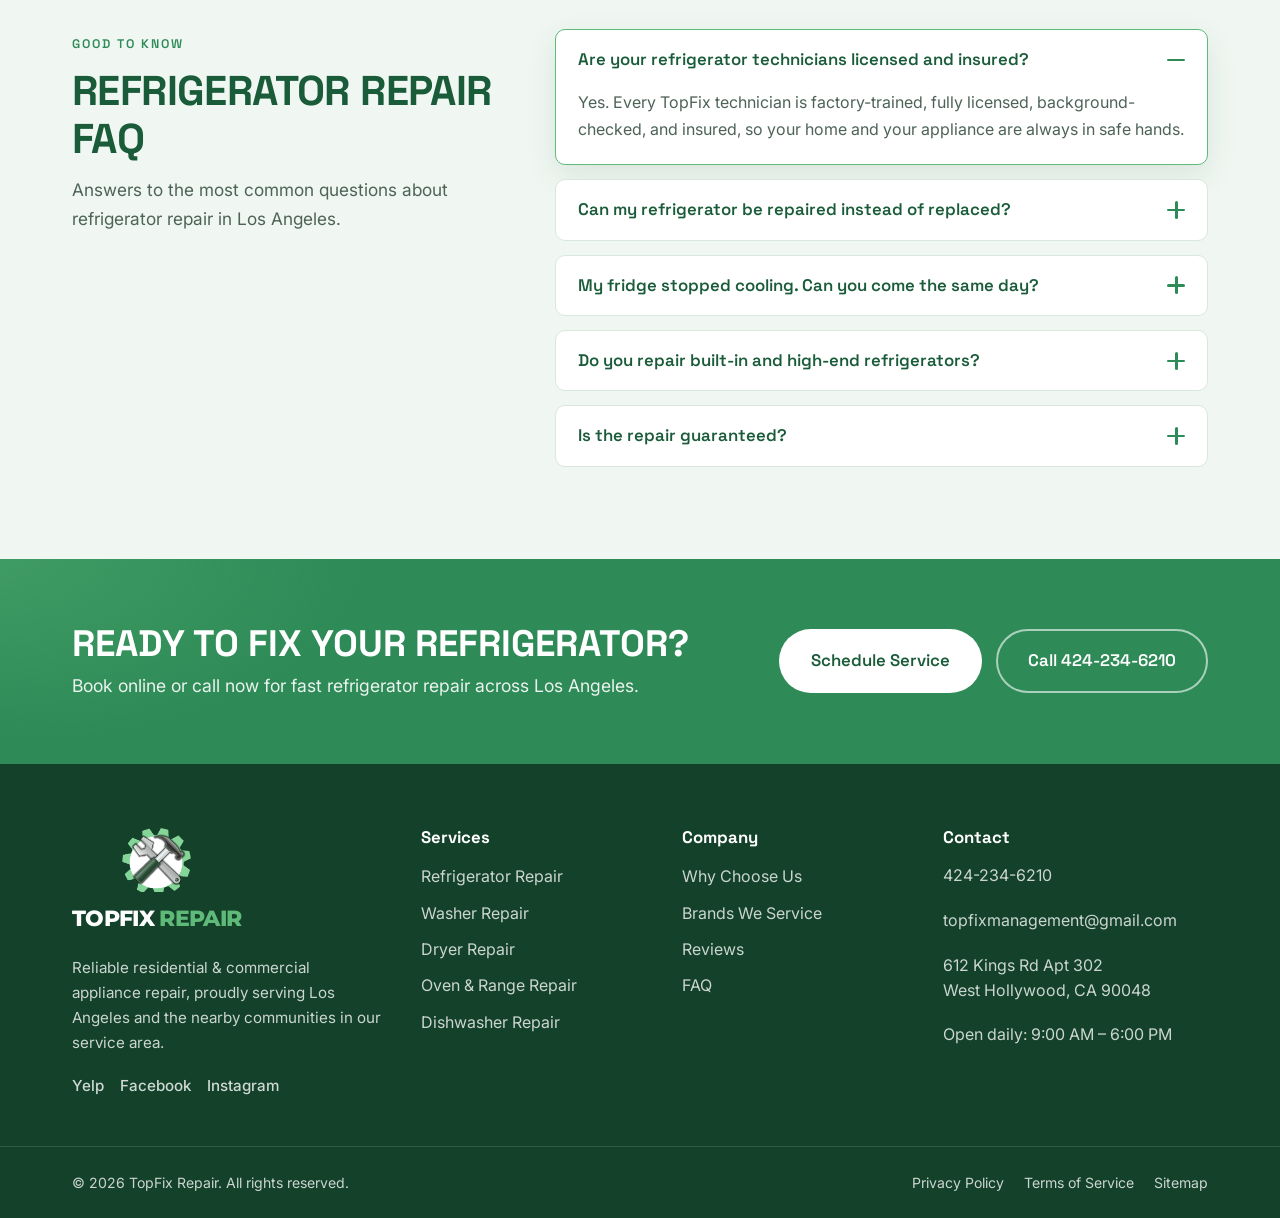
<file: services/refrigerator-repair.html>
<!DOCTYPE html>
<html lang="en">
<head>
  <meta charset="UTF-8" />
  <meta name="viewport" content="width=device-width, initial-scale=1.0" />
  <meta name="theme-color" content="#1A5C3A" />

  <title>Refrigerator Repair in Los Angeles | TopFix Repair</title>
  <meta name="description" content="Fast, reliable refrigerator repair in Los Angeles. We fix cooling failures, leaks, ice makers & compressors. Fast service, licensed techs. Call 424-234-6210." />
  <meta name="robots" content="index, follow, max-image-preview:large" />
  <link rel="canonical" href="https://topfixrepairla.com/services/refrigerator-repair.html" />

  <meta property="og:type" content="website" />
  <meta property="og:url" content="https://topfixrepairla.com/services/refrigerator-repair.html" />
  <meta property="og:title" content="Refrigerator Repair in Los Angeles | TopFix Repair" />
  <meta property="og:description" content="Fast, reliable refrigerator repair in Los Angeles. We fix cooling failures, leaks, ice makers & compressors. Fast service, licensed techs. Call 424-234-6210." />
  <meta property="og:site_name" content="TopFix Repair" />
  <meta property="og:locale" content="en_US" />
  <meta property="og:image" content="https://topfixrepairla.com/assets/og-image.jpg" />
  <meta property="og:image:width" content="1200" />
  <meta property="og:image:height" content="630" />
  <meta name="twitter:card" content="summary_large_image" />
  <meta name="twitter:image" content="https://topfixrepairla.com/assets/og-image.jpg" />

  <meta name="geo.region" content="US-CA" />
  <meta name="geo.placename" content="Los Angeles" />

  <link rel="preconnect" href="https://fonts.googleapis.com" />
  <link rel="preconnect" href="https://fonts.gstatic.com" crossorigin />
  <link href="https://fonts.googleapis.com/css2?family=Montserrat:wght@700;800&family=Space+Grotesk:wght@500;600;700&family=Inter:wght@400;500;600;700&display=swap" rel="stylesheet" />
  <link rel="stylesheet" href="../css/styles.css" />
  <link rel="icon" href="../assets/favicon.ico" sizes="any" />
  <link rel="icon" type="image/png" sizes="32x32" href="../assets/favicon-32.png" />
  <link rel="icon" type="image/png" sizes="16x16" href="../assets/favicon-16.png" />
  <link rel="apple-touch-icon" href="../assets/apple-touch-icon.png" />

  <script type="application/ld+json">
  {
    "@context": "https://schema.org",
    "@type": "Service",
    "serviceType": "Refrigerator Repair",
    "provider": {
      "@type": "LocalBusiness",
      "name": "TopFix Repair",
      "telephone": "+1-424-234-6210",
      "areaServed": "Los Angeles, CA"
    },
    "areaServed": { "@type": "City", "name": "Los Angeles" },
    "url": "https://topfixrepairla.com/services/refrigerator-repair.html"
  }
  </script>
  <script type="application/ld+json">
  {
    "@context": "https://schema.org",
    "@type": "BreadcrumbList",
    "itemListElement": [
      { "@type": "ListItem", "position": 1, "name": "Home", "item": "https://topfixrepairla.com/" },
      { "@type": "ListItem", "position": 2, "name": "Services", "item": "https://topfixrepairla.com/#services" },
      { "@type": "ListItem", "position": 3, "name": "Refrigerator Repair", "item": "https://topfixrepairla.com/services/refrigerator-repair.html" }
    ]
  }
  </script>
  <script type="application/ld+json">
  {
    "@context": "https://schema.org",
    "@type": "FAQPage",
    "mainEntity": [
      {
        "@type": "Question",
        "name": "Are your refrigerator technicians licensed and insured?",
        "acceptedAnswer": {
          "@type": "Answer",
          "text": "Yes. Every TopFix technician is factory-trained, fully licensed, background-checked, and insured, so your home and your appliance are always in safe hands."
        }
      },
      {
        "@type": "Question",
        "name": "Can my refrigerator be repaired instead of replaced?",
        "acceptedAnswer": {
          "@type": "Answer",
          "text": "In most cases, yes. The vast majority of refrigerator problems, from cooling issues and leaks to faulty ice makers and noisy compressors, are fully repairable. A professional repair gets your fridge running like new and saves you the hassle of buying a replacement."
        }
      },
      {
        "@type": "Question",
        "name": "My fridge stopped cooling. Can you come the same day?",
        "acceptedAnswer": {
          "@type": "Answer",
          "text": "In most LA neighborhoods, yes. Our vans are stocked with the most common parts, so we can usually book a same-day or next-day visit, diagnose the problem fast, and give you a clear timeframe to save your groceries."
        }
      },
      {
        "@type": "Question",
        "name": "Do you repair built-in and high-end refrigerators?",
        "acceptedAnswer": {
          "@type": "Answer",
          "text": "Absolutely. We service all brands including Sub-Zero, Viking, Bosch, Samsung, LG, Whirlpool, GE and KitchenAid – both standard and built-in models."
        }
      },
      {
        "@type": "Question",
        "name": "Is the repair guaranteed?",
        "acceptedAnswer": {
          "@type": "Answer",
          "text": "Yes. Every refrigerator repair is backed by our 90-day labor warranty (and we install only original parts), so you are fully protected."
        }
      }
    ]
  }
  </script>
</head>

<body>
  <a class="skip-link" href="#main">Skip to main content</a>

  <header class="site-header" id="top">
    <div class="container header-inner">
      <a href="../index.html" class="logo" aria-label="TopFix Repair home">
        <img src="../assets/logo-mark.png" alt="" class="logo-img" /> <span class="logo-text">TopFix <span>Repair</span></span>
      </a>
      <nav class="main-nav" aria-label="Primary navigation">
        <ul>
          <li class="has-dropdown">
            <a href="../index.html#services">Services <svg class="caret" width="12" height="12" viewBox="0 0 24 24" fill="none" aria-hidden="true"><path d="M6 9l6 6 6-6" stroke="currentColor" stroke-width="2.2" stroke-linecap="round" stroke-linejoin="round"/></svg></a>
            <ul class="dropdown">
              <li><a href="refrigerator-repair.html">Refrigerator Repair</a></li>
              <li><a href="washer-repair.html">Washer Repair</a></li>
              <li><a href="dryer-repair.html">Dryer Repair</a></li>
              <li><a href="oven-range-repair.html">Oven Repair</a></li>
              <li><a href="oven-range-repair.html">Stove Repair</a></li>
              <li><a href="dishwasher-repair.html">Dishwasher Repair</a></li>
              <li><a href="microwave-repair.html">Microwave Repair</a></li>
            </ul>
          </li>
          <li><a href="../index.html#commercial">Commercial</a></li>
          <li><a href="../index.html#brands">Brands</a></li>
          <li><a href="../index.html#why">Why Us</a></li>
          <li><a href="../index.html#reviews">Reviews</a></li>
          <li><a href="../index.html#faq">FAQ</a></li>
        </ul>
      </nav>
      <div class="header-cta">
        <a href="tel:+14242346210" class="phone-link" aria-label="Call TopFix Repair">
          <svg width="18" height="18" viewBox="0 0 24 24" fill="none" aria-hidden="true"><path d="M6.6 10.8a15.1 15.1 0 0 0 6.6 6.6l2.2-2.2a1 1 0 0 1 1-.24 11.4 11.4 0 0 0 3.6.57 1 1 0 0 1 1 1V20a1 1 0 0 1-1 1A17 17 0 0 1 3 4a1 1 0 0 1 1-1h3.5a1 1 0 0 1 1 1 11.4 11.4 0 0 0 .57 3.6 1 1 0 0 1-.25 1l-2.2 2.2z" fill="currentColor"/></svg>
          <span>424-234-6210</span>
        </a>
        <a href="#book" class="btn btn-primary">Book a Repair</a>
      </div>
      <button class="nav-toggle" aria-label="Open menu" aria-expanded="false" aria-controls="mobile-menu">
        <span></span><span></span><span></span>
      </button>
    </div>
    <div class="mobile-menu" id="mobile-menu" hidden>
      <nav aria-label="Mobile navigation">
        <ul>
          <li><a href="../index.html#services">Services</a></li>
          <li><a href="../index.html#commercial">Commercial</a></li>
          <li><a href="../index.html#brands">Brands</a></li>
          <li><a href="../index.html#why">Why Us</a></li>
          <li><a href="../index.html#reviews">Reviews</a></li>
          <li><a href="../index.html#faq">FAQ</a></li>
        </ul>
      </nav>
      <a href="tel:+14242346210" class="btn btn-ghost btn-block">Call 424-234-6210</a>
      <a href="#book" class="btn btn-primary btn-block">Book a Repair</a>
    </div>
  </header>

  <main id="main">
    <section class="svc-hero">
      <div class="container">
        <nav class="svc-breadcrumb" aria-label="Breadcrumb">
          <a href="../index.html">Home</a> / <a href="../index.html#services">Services</a> / <span>Refrigerator Repair</span>
        </nav>
        <div class="svc-hero-inner svc-hero-inner--media">
          <div>
            <h1>Refrigerator Repair<br>in Los Angeles</h1>
            <p>Is your fridge not cooling, leaking water, or making strange noises? Our Los Angeles technicians diagnose and repair every refrigerator type, with fast same-day and next-day appointments, so you never lose your groceries.</p>
            <div class="svc-hero-actions">
              <a href="#book" class="btn btn-primary btn-lg">Schedule Service</a>
            </div>
          </div>
          <div class="svc-hero-media">
            <img class="svc-hero-img" src="../assets/Refrigerator%20repair%20near%20me.jpg" width="1448" height="1086"
                 alt="Refrigerator repair near me in West Hollywood, Los Angeles" loading="eager" decoding="async" />
            <aside class="svc-hero-card svc-hero-card--float" id="book">
              <h2>Why homeowners &amp; businesses choose us</h2>
              <ul>
                <li><span class="trust-ico" aria-hidden="true">✓</span> Same-day &amp; next-day appointments</li>
                <li><span class="trust-ico" aria-hidden="true">✓</span> Honest, no-pressure service</li>
                <li><span class="trust-ico" aria-hidden="true">✓</span> Licensed &amp; insured technicians</li>
                <li><span class="trust-ico" aria-hidden="true">✓</span> 90-day labor warranty</li>
              </ul>
              <a href="tel:+14242346210" class="btn btn-primary btn-block" style="margin-top:16px">Call 424-234-6210</a>
            </aside>
          </div>
        </div>
      </div>
    </section>

    <section class="svc-body">
      <div class="container">
        <div class="svc-block">
          <h2>Common problems we fix</h2>
          <p class="svc-lead">Hover over any issue below to see what may be causing it. Our factory-trained technicians arrive fully stocked to handle the most common refrigerator repair problems.</p>
          <ul class="problem-grid">
            <li class="problem" tabindex="0">
              <div class="problem-head"><span class="trust-ico" aria-hidden="true">✓</span> <span>Refrigerator not cooling or freezing</span><span class="problem-toggle" aria-hidden="true">Hover for details</span></div>
              <p class="problem-desc">Often caused by a faulty compressor, dirty or blocked condenser coils, a failing start relay, or a thermostat that's no longer reading the temperature correctly.</p>
            </li>
            <li class="problem" tabindex="0">
              <div class="problem-head"><span class="trust-ico" aria-hidden="true">✓</span> <span>Water leaking onto the floor</span><span class="problem-toggle" aria-hidden="true">Hover for details</span></div>
              <p class="problem-desc">Usually a clogged or frozen defrost drain, a damaged water inlet valve, or a cracked drain pan. We trace the source and seal it for good.</p>
            </li>
            <li class="problem" tabindex="0">
              <div class="problem-head"><span class="trust-ico" aria-hidden="true">✓</span> <span>Ice maker not working</span><span class="problem-toggle" aria-hidden="true">Hover for details</span></div>
              <p class="problem-desc">Common culprits are a frozen water line, a failed inlet valve, a stuck ejector motor, or a freezer that isn't cold enough to form ice.</p>
            </li>
            <li class="problem" tabindex="0">
              <div class="problem-head"><span class="trust-ico" aria-hidden="true">✓</span> <span>Compressor or fan running loudly</span><span class="problem-toggle" aria-hidden="true">Hover for details</span></div>
              <p class="problem-desc">A noisy unit often points to a worn evaporator or condenser fan motor, debris caught in the fan blades, or a compressor working under strain.</p>
            </li>
            <li class="problem" tabindex="0">
              <div class="problem-head"><span class="trust-ico" aria-hidden="true">✓</span> <span>Frost buildup in the freezer</span><span class="problem-toggle" aria-hidden="true">Hover for details</span></div>
              <p class="problem-desc">Typically a failing defrost heater or timer, or a worn door gasket letting warm, humid air sneak inside and refreeze.</p>
            </li>
            <li class="problem" tabindex="0">
              <div class="problem-head"><span class="trust-ico" aria-hidden="true">✓</span> <span>Temperature won't hold steady</span><span class="problem-toggle" aria-hidden="true">Hover for details</span></div>
              <p class="problem-desc">Frequently a faulty thermostat, dirty condenser coils, or a control board that needs recalibration or replacement.</p>
            </li>
          </ul>
          <p class="svc-back"><a href="../index.html#services" class="service-link" style="color:var(--sea)">&larr; Back to all services</a></p>
        </div>
      </div>
    </section>

    <section class="faq section" id="faq" aria-labelledby="faq-heading">
      <div class="container faq-inner">
        <header class="section-head section-head-left">
          <span class="eyebrow">Good to know</span>
          <h2 id="faq-heading">Refrigerator Repair FAQ</h2>
          <p class="section-lead">Answers to the most common questions about refrigerator repair in Los Angeles.</p>
        </header>
        <div class="faq-list">
          <details class="faq-item" open>
            <summary><h3>Are your refrigerator technicians licensed and insured?</h3><span class="faq-icon" aria-hidden="true"></span></summary>
            <div class="faq-answer"><p>Yes. Every TopFix technician is factory-trained, fully licensed, background-checked, and insured, so your home and your appliance are always in safe hands.</p></div>
          </details>
          <details class="faq-item">
            <summary><h3>Can my refrigerator be repaired instead of replaced?</h3><span class="faq-icon" aria-hidden="true"></span></summary>
            <div class="faq-answer"><p>In most cases, yes. The vast majority of refrigerator problems, from cooling issues and leaks to faulty ice makers and noisy compressors, are fully repairable. A professional repair gets your fridge running like new and saves you the hassle of buying a replacement.</p></div>
          </details>
          <details class="faq-item">
            <summary><h3>My fridge stopped cooling. Can you come the same day?</h3><span class="faq-icon" aria-hidden="true"></span></summary>
            <div class="faq-answer"><p>In most LA neighborhoods, yes. Our vans are stocked with the most common parts, so we can usually book a same-day or next-day visit, diagnose the problem fast, and give you a clear timeframe to save your groceries.</p></div>
          </details>
          <details class="faq-item">
            <summary><h3>Do you repair built-in and high-end refrigerators?</h3><span class="faq-icon" aria-hidden="true"></span></summary>
            <div class="faq-answer"><p>Absolutely. We service all brands including Sub-Zero, Viking, Bosch, Samsung, LG, Whirlpool, GE and KitchenAid – both standard and built-in models.</p></div>
          </details>
          <details class="faq-item">
            <summary><h3>Is the repair guaranteed?</h3><span class="faq-icon" aria-hidden="true"></span></summary>
            <div class="faq-answer"><p>Yes. Every refrigerator repair is backed by our 90-day labor warranty (and we install only original parts), so you are fully protected.</p></div>
          </details>
        </div>
      </div>
    </section>

    <section class="cta-band" aria-labelledby="cta-heading">
      <div class="container cta-inner">
        <div>
          <h2 id="cta-heading">Ready to fix your refrigerator?</h2>
          <p>Book online or call now for fast refrigerator repair across Los Angeles.</p>
        </div>
        <div class="cta-actions">
          <a href="#book" class="btn btn-light btn-lg">Schedule Service</a>
          <a href="tel:+14242346210" class="btn btn-outline-light btn-lg">Call 424-234-6210</a>
        </div>
      </div>
    </section>
  </main>

  <footer class="site-footer">
    <div class="container footer-grid">
      <div class="footer-brand">
        <a href="../index.html" class="logo logo-light">
          <img src="../assets/logo-mark.png" alt="" class="logo-img" /> <span class="logo-text">TopFix <span>Repair</span></span>
        </a>
        <p>Reliable residential &amp; commercial appliance repair, proudly serving Los Angeles and the nearby communities in our service area.</p>
        <div class="footer-social" aria-label="Social media">
          <a href="https://www.yelp.com/biz/topfix-repair-west-hollywood-5" target="_blank" rel="noopener" aria-label="Yelp">Yelp</a>
          <a href="https://www.facebook.com/profile.php?id=61585171045729" target="_blank" rel="noopener" aria-label="Facebook">Facebook</a>
          <a href="https://www.instagram.com/topfix_repair/" target="_blank" rel="noopener" aria-label="Instagram">Instagram</a>
        </div>
      </div>
      <nav class="footer-col" aria-label="Services">
        <h3>Services</h3>
        <ul>
          <li><a href="refrigerator-repair.html">Refrigerator Repair</a></li>
          <li><a href="washer-repair.html">Washer Repair</a></li>
          <li><a href="dryer-repair.html">Dryer Repair</a></li>
          <li><a href="oven-range-repair.html">Oven &amp; Range Repair</a></li>
          <li><a href="dishwasher-repair.html">Dishwasher Repair</a></li>
        </ul>
      </nav>
      <nav class="footer-col" aria-label="Company">
        <h3>Company</h3>
        <ul>
          <li><a href="../index.html#why">Why Choose Us</a></li>
          <li><a href="../index.html#brands">Brands We Service</a></li>
          <li><a href="../index.html#reviews">Reviews</a></li>
          <li><a href="../index.html#faq">FAQ</a></li>
        </ul>
      </nav>
      <div class="footer-col footer-contact">
        <h3>Contact</h3>
        <ul>
          <li><a href="tel:+14242346210">424-234-6210</a></li>
          <li><a href="mailto:topfixmanagement@gmail.com">topfixmanagement@gmail.com</a></li>
          <li>612 Kings Rd Apt 302<br>West Hollywood, CA 90048</li>
          <li>Open daily: 9:00 AM &ndash; 6:00 PM</li>
        </ul>
      </div>
    </div>
    <div class="footer-bottom">
      <div class="container footer-bottom-inner">
        <p>&copy; <span id="year">2026</span> TopFix Repair. All rights reserved.</p>
        <ul>
          <li><a href="../privacy.html">Privacy Policy</a></li>
          <li><a href="../privacy.html#terms">Terms of Service</a></li>
          <li><a href="../sitemap.xml">Sitemap</a></li>
        </ul>
      </div>
    </div>
  </footer>

  <a href="tel:+14242346210" class="sticky-call" aria-label="Call TopFix Repair now">
    <svg width="20" height="20" viewBox="0 0 24 24" fill="none" aria-hidden="true"><path d="M6.6 10.8a15.1 15.1 0 0 0 6.6 6.6l2.2-2.2a1 1 0 0 1 1-.24 11.4 11.4 0 0 0 3.6.57 1 1 0 0 1 1 1V20a1 1 0 0 1-1 1A17 17 0 0 1 3 4a1 1 0 0 1 1-1h3.5a1 1 0 0 1 1 1 11.4 11.4 0 0 0 .57 3.6 1 1 0 0 1-.25 1l-2.2 2.2z" fill="currentColor"/></svg>
    <span>Call Now</span>
  </a>

  <script src="../js/main.js" defer></script>
  <!-- Booking modal -->
  <div class="modal-overlay" id="booking-modal" hidden>
    <div class="modal" role="dialog" aria-modal="true" aria-labelledby="bm-title">
      <button class="modal-close" type="button" aria-label="Close booking form">&times;</button>
      <h2 id="bm-title">Get your appliance back in action</h2>
      <p class="modal-sub">Share a few details and we'll be in touch to schedule your visit.</p>
      <form class="book-form" novalidate>
        <div class="field">
          <label for="bm-name">Name</label>
          <input type="text" id="bm-name" name="name" placeholder="Your Name" autocomplete="name" required />
        </div>
        <div class="field">
          <label for="bm-phone">Phone Number</label>
          <input type="tel" id="bm-phone" name="phone" placeholder="Your Number" autocomplete="tel" required />
        </div>
        <div class="field">
          <label for="bm-zip">Zip Code</label>
          <input type="text" id="bm-zip" name="zip" placeholder="Your Zip Code" inputmode="numeric" pattern="[0-9]{5}" maxlength="5" autocomplete="postal-code" required />
        </div>
        <div class="field">
          <label for="bm-appliance">Type of Service</label>
          <select id="bm-appliance" name="appliance" required>
            <option value="" selected disabled>Select a service</option>
            <option>Refrigerator</option>
            <option>Washer</option>
            <option>Dryer</option>
            <option>Oven / Range</option>
            <option>Dishwasher</option>
            <option>Commercial equipment</option>
            <option>Other</option>
          </select>
        </div>
        <div class="field issue-field" hidden>
          <label for="bm-issue">Please specify your issue</label>
          <input type="text" id="bm-issue" name="issue" placeholder="Tell us what's going on" />
        </div>
        <button type="submit" class="btn btn-primary btn-block btn-lg">Book My Repair</button>
        <p class="form-note">Backed by our 90-day labor warranty. By clicking, you agree to our <a href="../privacy.html">Privacy Policy</a> &amp; <a href="../privacy.html#terms">Terms of Use</a>.</p>
      </form>
    </div>
  </div>

</body>
</html>
</file>
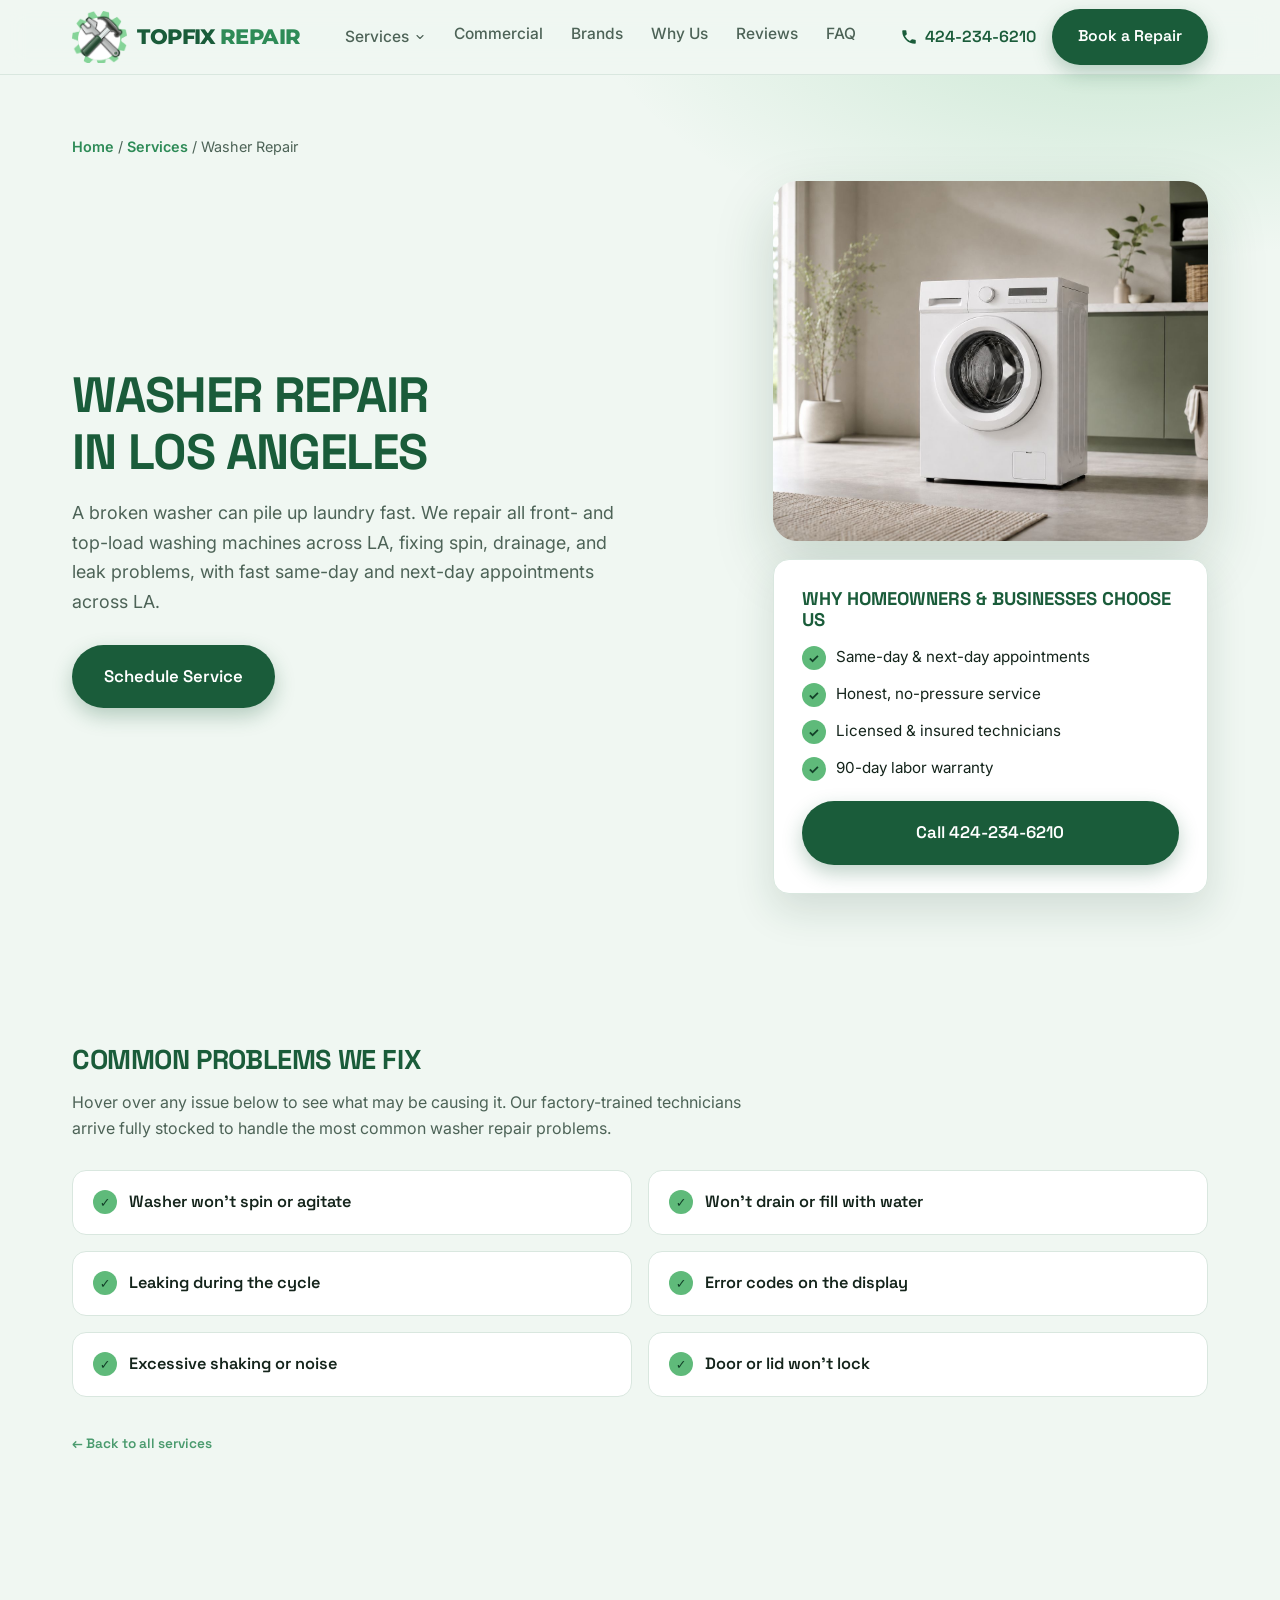
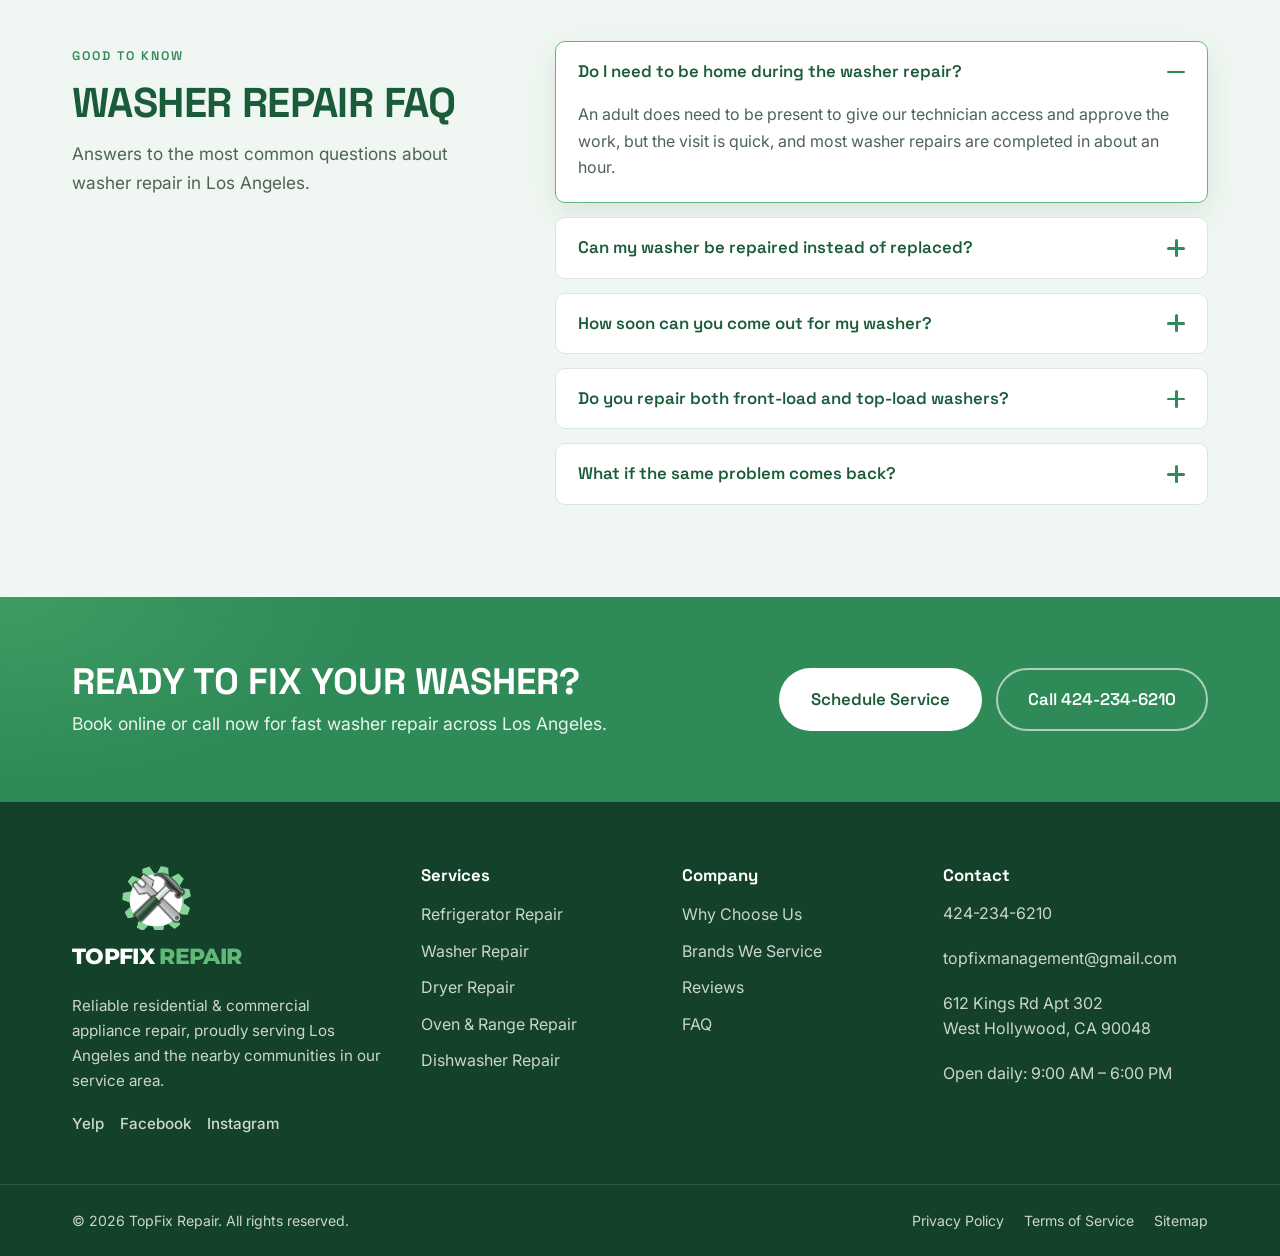
<file: services/washer-repair.html>
<!DOCTYPE html>
<html lang="en">
<head>
  <meta charset="UTF-8" />
  <meta name="viewport" content="width=device-width, initial-scale=1.0" />
  <meta name="theme-color" content="#1A5C3A" />

  <title>Washer Repair in Los Angeles | TopFix Repair</title>
  <meta name="description" content="Expert washer repair in Los Angeles for all front- and top-load machines. We fix no-spin, no-drain, leaks & error codes. Same-day service. Call 424-234-6210." />
  <meta name="robots" content="index, follow, max-image-preview:large" />
  <link rel="canonical" href="https://topfixrepairla.com/services/washer-repair.html" />

  <meta property="og:type" content="website" />
  <meta property="og:url" content="https://topfixrepairla.com/services/washer-repair.html" />
  <meta property="og:title" content="Washer Repair in Los Angeles | TopFix Repair" />
  <meta property="og:description" content="Expert washer repair in Los Angeles for all front- and top-load machines. We fix no-spin, no-drain, leaks & error codes. Same-day service. Call 424-234-6210." />
  <meta property="og:site_name" content="TopFix Repair" />
  <meta property="og:locale" content="en_US" />
  <meta property="og:image" content="https://topfixrepairla.com/assets/og-image.jpg" />
  <meta property="og:image:width" content="1200" />
  <meta property="og:image:height" content="630" />
  <meta name="twitter:card" content="summary_large_image" />
  <meta name="twitter:image" content="https://topfixrepairla.com/assets/og-image.jpg" />

  <meta name="geo.region" content="US-CA" />
  <meta name="geo.placename" content="Los Angeles" />

  <link rel="preconnect" href="https://fonts.googleapis.com" />
  <link rel="preconnect" href="https://fonts.gstatic.com" crossorigin />
  <link href="https://fonts.googleapis.com/css2?family=Montserrat:wght@700;800&family=Space+Grotesk:wght@500;600;700&family=Inter:wght@400;500;600;700&display=swap" rel="stylesheet" />
  <link rel="stylesheet" href="../css/styles.css" />
  <link rel="icon" href="../assets/favicon.ico" sizes="any" />
  <link rel="icon" type="image/png" sizes="32x32" href="../assets/favicon-32.png" />
  <link rel="icon" type="image/png" sizes="16x16" href="../assets/favicon-16.png" />
  <link rel="apple-touch-icon" href="../assets/apple-touch-icon.png" />

  <script type="application/ld+json">
  {
    "@context": "https://schema.org",
    "@type": "Service",
    "serviceType": "Washer Repair",
    "provider": {
      "@type": "LocalBusiness",
      "name": "TopFix Repair",
      "telephone": "+1-424-234-6210",
      "areaServed": "Los Angeles, CA"
    },
    "areaServed": { "@type": "City", "name": "Los Angeles" },
    "url": "https://topfixrepairla.com/services/washer-repair.html"
  }
  </script>
  <script type="application/ld+json">
  {
    "@context": "https://schema.org",
    "@type": "BreadcrumbList",
    "itemListElement": [
      { "@type": "ListItem", "position": 1, "name": "Home", "item": "https://topfixrepairla.com/" },
      { "@type": "ListItem", "position": 2, "name": "Services", "item": "https://topfixrepairla.com/#services" },
      { "@type": "ListItem", "position": 3, "name": "Washer Repair", "item": "https://topfixrepairla.com/services/washer-repair.html" }
    ]
  }
  </script>
  <script type="application/ld+json">
  {
    "@context": "https://schema.org",
    "@type": "FAQPage",
    "mainEntity": [
      {
        "@type": "Question",
        "name": "Do I need to be home during the washer repair?",
        "acceptedAnswer": {
          "@type": "Answer",
          "text": "An adult does need to be present to give our technician access and approve the work, but the visit is quick, and most washer repairs are completed in about an hour."
        }
      },
      {
        "@type": "Question",
        "name": "Can my washer be repaired instead of replaced?",
        "acceptedAnswer": {
          "@type": "Answer",
          "text": "Almost always. No-spin, no-drain, leaks, and error codes are routine repairs for our technicians. We get your washer working again so you can avoid the hassle and disruption of a new machine."
        }
      },
      {
        "@type": "Question",
        "name": "How soon can you come out for my washer?",
        "acceptedAnswer": {
          "@type": "Answer",
          "text": "Often the same day or the next day. Our technicians carry common washer parts, so we can usually book a quick visit, diagnose the issue, and give you a clear timeframe to get it working again."
        }
      },
      {
        "@type": "Question",
        "name": "Do you repair both front-load and top-load washers?",
        "acceptedAnswer": {
          "@type": "Answer",
          "text": "Yes – we repair all front-load, top-load, and stackable washers from every major brand, including Samsung, LG, Whirlpool, Maytag, GE and Bosch."
        }
      },
      {
        "@type": "Question",
        "name": "What if the same problem comes back?",
        "acceptedAnswer": {
          "@type": "Answer",
          "text": "It is covered. Every washer repair includes a 90-day labor warranty, so a repeat issue on the same repair is fully covered."
        }
      }
    ]
  }
  </script>
</head>

<body>
  <a class="skip-link" href="#main">Skip to main content</a>

  <header class="site-header" id="top">
    <div class="container header-inner">
      <a href="../index.html" class="logo" aria-label="TopFix Repair home">
        <img src="../assets/logo-mark.png" alt="" class="logo-img" /> <span class="logo-text">TopFix <span>Repair</span></span>
      </a>
      <nav class="main-nav" aria-label="Primary navigation">
        <ul>
          <li class="has-dropdown">
            <a href="../index.html#services">Services <svg class="caret" width="12" height="12" viewBox="0 0 24 24" fill="none" aria-hidden="true"><path d="M6 9l6 6 6-6" stroke="currentColor" stroke-width="2.2" stroke-linecap="round" stroke-linejoin="round"/></svg></a>
            <ul class="dropdown">
              <li><a href="refrigerator-repair.html">Refrigerator Repair</a></li>
              <li><a href="washer-repair.html">Washer Repair</a></li>
              <li><a href="dryer-repair.html">Dryer Repair</a></li>
              <li><a href="oven-range-repair.html">Oven Repair</a></li>
              <li><a href="oven-range-repair.html">Stove Repair</a></li>
              <li><a href="dishwasher-repair.html">Dishwasher Repair</a></li>
              <li><a href="microwave-repair.html">Microwave Repair</a></li>
            </ul>
          </li>
          <li><a href="../index.html#commercial">Commercial</a></li>
          <li><a href="../index.html#brands">Brands</a></li>
          <li><a href="../index.html#why">Why Us</a></li>
          <li><a href="../index.html#reviews">Reviews</a></li>
          <li><a href="../index.html#faq">FAQ</a></li>
        </ul>
      </nav>
      <div class="header-cta">
        <a href="tel:+14242346210" class="phone-link" aria-label="Call TopFix Repair">
          <svg width="18" height="18" viewBox="0 0 24 24" fill="none" aria-hidden="true"><path d="M6.6 10.8a15.1 15.1 0 0 0 6.6 6.6l2.2-2.2a1 1 0 0 1 1-.24 11.4 11.4 0 0 0 3.6.57 1 1 0 0 1 1 1V20a1 1 0 0 1-1 1A17 17 0 0 1 3 4a1 1 0 0 1 1-1h3.5a1 1 0 0 1 1 1 11.4 11.4 0 0 0 .57 3.6 1 1 0 0 1-.25 1l-2.2 2.2z" fill="currentColor"/></svg>
          <span>424-234-6210</span>
        </a>
        <a href="#book" class="btn btn-primary">Book a Repair</a>
      </div>
      <button class="nav-toggle" aria-label="Open menu" aria-expanded="false" aria-controls="mobile-menu">
        <span></span><span></span><span></span>
      </button>
    </div>
    <div class="mobile-menu" id="mobile-menu" hidden>
      <nav aria-label="Mobile navigation">
        <ul>
          <li><a href="../index.html#services">Services</a></li>
          <li><a href="../index.html#commercial">Commercial</a></li>
          <li><a href="../index.html#brands">Brands</a></li>
          <li><a href="../index.html#why">Why Us</a></li>
          <li><a href="../index.html#reviews">Reviews</a></li>
          <li><a href="../index.html#faq">FAQ</a></li>
        </ul>
      </nav>
      <a href="tel:+14242346210" class="btn btn-ghost btn-block">Call 424-234-6210</a>
      <a href="#book" class="btn btn-primary btn-block">Book a Repair</a>
    </div>
  </header>

  <main id="main">
    <section class="svc-hero">
      <div class="container">
        <nav class="svc-breadcrumb" aria-label="Breadcrumb">
          <a href="../index.html">Home</a> / <a href="../index.html#services">Services</a> / <span>Washer Repair</span>
        </nav>
        <div class="svc-hero-inner svc-hero-inner--media">
          <div>
            <h1>Washer Repair<br>in Los Angeles</h1>
            <p>A broken washer can pile up laundry fast. We repair all front- and top-load washing machines across LA, fixing spin, drainage, and leak problems, with fast same-day and next-day appointments across LA.</p>
            <div class="svc-hero-actions">
              <a href="#book" class="btn btn-primary btn-lg">Schedule Service</a>
            </div>
          </div>
          <div class="svc-hero-media">
            <img class="svc-hero-img" src="../assets/Washer%20repair%20near%20me.jpg" width="1447" height="1087" alt="Washer repair near me in West Hollywood, Los Angeles" loading="eager" decoding="async" />
            <aside class="svc-hero-card svc-hero-card--float" id="book">
            <h2>Why homeowners &amp; businesses choose us</h2>
            <ul>
              <li><span class="trust-ico" aria-hidden="true">✓</span> Same-day &amp; next-day appointments</li>
              <li><span class="trust-ico" aria-hidden="true">✓</span> Honest, no-pressure service</li>
              <li><span class="trust-ico" aria-hidden="true">✓</span> Licensed &amp; insured technicians</li>
              <li><span class="trust-ico" aria-hidden="true">✓</span> 90-day labor warranty</li>
            </ul>
            <a href="tel:+14242346210" class="btn btn-primary btn-block btn-lg" style="margin-top:20px">Call 424-234-6210</a>
          </aside>
          </div>
        </div>
      </div>
    </section>

    <section class="svc-body">
      <div class="container">
        <div class="svc-block">
          <h2>Common problems we fix</h2>
          <p class="svc-lead">Hover over any issue below to see what may be causing it. Our factory-trained technicians arrive fully stocked to handle the most common washer repair problems.</p>
          <ul class="problem-grid">
            <li class="problem" tabindex="0">
              <div class="problem-head"><span class="trust-ico" aria-hidden="true">✓</span> <span>Washer won't spin or agitate</span><span class="problem-toggle" aria-hidden="true">Hover for details</span></div>
              <p class="problem-desc">Often a worn drive belt, a failed lid switch or door lock, a broken motor coupler, or a clutch that needs replacing.</p>
            </li>
            <li class="problem" tabindex="0">
              <div class="problem-head"><span class="trust-ico" aria-hidden="true">✓</span> <span>Won't drain or fill with water</span><span class="problem-toggle" aria-hidden="true">Hover for details</span></div>
              <p class="problem-desc">Usually a clogged drain pump or hose, a faulty water inlet valve, or a failed pressure switch that controls water levels.</p>
            </li>
            <li class="problem" tabindex="0">
              <div class="problem-head"><span class="trust-ico" aria-hidden="true">✓</span> <span>Leaking during the cycle</span><span class="problem-toggle" aria-hidden="true">Hover for details</span></div>
              <p class="problem-desc">Common causes include a cracked hose, a worn door boot seal, a loose pump connection, or simply an overloaded drum.</p>
            </li>
            <li class="problem" tabindex="0">
              <div class="problem-head"><span class="trust-ico" aria-hidden="true">✓</span> <span>Error codes on the display</span><span class="problem-toggle" aria-hidden="true">Hover for details</span></div>
              <p class="problem-desc">Error codes point to a specific fault, from drainage and balance issues to control board or sensor failures. We read and clear them properly.</p>
            </li>
            <li class="problem" tabindex="0">
              <div class="problem-head"><span class="trust-ico" aria-hidden="true">✓</span> <span>Excessive shaking or noise</span><span class="problem-toggle" aria-hidden="true">Hover for details</span></div>
              <p class="problem-desc">Often worn shock absorbers or suspension springs, failing drum bearings, or an unbalanced load stressing the machine.</p>
            </li>
            <li class="problem" tabindex="0">
              <div class="problem-head"><span class="trust-ico" aria-hidden="true">✓</span> <span>Door or lid won't lock</span><span class="problem-toggle" aria-hidden="true">Hover for details</span></div>
              <p class="problem-desc">Typically a failed lid switch, a faulty door latch assembly, or a control board not sending the lock signal.</p>
            </li>
          </ul>
          <p class="svc-back"><a href="../index.html#services" class="service-link" style="color:var(--sea)">&larr; Back to all services</a></p>
        </div>
      </div>
    </section>

    <section class="faq section" id="faq" aria-labelledby="faq-heading">
      <div class="container faq-inner">
        <header class="section-head section-head-left">
          <span class="eyebrow">Good to know</span>
          <h2 id="faq-heading">Washer Repair FAQ</h2>
          <p class="section-lead">Answers to the most common questions about washer repair in Los Angeles.</p>
        </header>
        <div class="faq-list">
          <details class="faq-item" open>
            <summary><h3>Do I need to be home during the washer repair?</h3><span class="faq-icon" aria-hidden="true"></span></summary>
            <div class="faq-answer"><p>An adult does need to be present to give our technician access and approve the work, but the visit is quick, and most washer repairs are completed in about an hour.</p></div>
          </details>
          <details class="faq-item">
            <summary><h3>Can my washer be repaired instead of replaced?</h3><span class="faq-icon" aria-hidden="true"></span></summary>
            <div class="faq-answer"><p>Almost always. No-spin, no-drain, leaks, and error codes are routine repairs for our technicians. We get your washer working again so you can avoid the hassle and disruption of a new machine.</p></div>
          </details>
          <details class="faq-item">
            <summary><h3>How soon can you come out for my washer?</h3><span class="faq-icon" aria-hidden="true"></span></summary>
            <div class="faq-answer"><p>Often the same day or the next day. Our technicians carry common washer parts, so we can usually book a quick visit, diagnose the issue, and give you a clear timeframe to get it working again.</p></div>
          </details>
          <details class="faq-item">
            <summary><h3>Do you repair both front-load and top-load washers?</h3><span class="faq-icon" aria-hidden="true"></span></summary>
            <div class="faq-answer"><p>Yes – we repair all front-load, top-load, and stackable washers from every major brand, including Samsung, LG, Whirlpool, Maytag, GE and Bosch.</p></div>
          </details>
          <details class="faq-item">
            <summary><h3>What if the same problem comes back?</h3><span class="faq-icon" aria-hidden="true"></span></summary>
            <div class="faq-answer"><p>It is covered. Every washer repair includes a 90-day labor warranty, so a repeat issue on the same repair is fully covered.</p></div>
          </details>
        </div>
      </div>
    </section>

    <section class="cta-band" aria-labelledby="cta-heading">
      <div class="container cta-inner">
        <div>
          <h2 id="cta-heading">Ready to fix your washer?</h2>
          <p>Book online or call now for fast washer repair across Los Angeles.</p>
        </div>
        <div class="cta-actions">
          <a href="#book" class="btn btn-light btn-lg">Schedule Service</a>
          <a href="tel:+14242346210" class="btn btn-outline-light btn-lg">Call 424-234-6210</a>
        </div>
      </div>
    </section>
  </main>

  <footer class="site-footer">
    <div class="container footer-grid">
      <div class="footer-brand">
        <a href="../index.html" class="logo logo-light">
          <img src="../assets/logo-mark.png" alt="" class="logo-img" /> <span class="logo-text">TopFix <span>Repair</span></span>
        </a>
        <p>Reliable residential &amp; commercial appliance repair, proudly serving Los Angeles and the nearby communities in our service area.</p>
        <div class="footer-social" aria-label="Social media">
          <a href="https://www.yelp.com/biz/topfix-repair-west-hollywood-5" target="_blank" rel="noopener" aria-label="Yelp">Yelp</a>
          <a href="https://www.facebook.com/profile.php?id=61585171045729" target="_blank" rel="noopener" aria-label="Facebook">Facebook</a>
          <a href="https://www.instagram.com/topfix_repair/" target="_blank" rel="noopener" aria-label="Instagram">Instagram</a>
        </div>
      </div>
      <nav class="footer-col" aria-label="Services">
        <h3>Services</h3>
        <ul>
          <li><a href="refrigerator-repair.html">Refrigerator Repair</a></li>
          <li><a href="washer-repair.html">Washer Repair</a></li>
          <li><a href="dryer-repair.html">Dryer Repair</a></li>
          <li><a href="oven-range-repair.html">Oven &amp; Range Repair</a></li>
          <li><a href="dishwasher-repair.html">Dishwasher Repair</a></li>
        </ul>
      </nav>
      <nav class="footer-col" aria-label="Company">
        <h3>Company</h3>
        <ul>
          <li><a href="../index.html#why">Why Choose Us</a></li>
          <li><a href="../index.html#brands">Brands We Service</a></li>
          <li><a href="../index.html#reviews">Reviews</a></li>
          <li><a href="../index.html#faq">FAQ</a></li>
        </ul>
      </nav>
      <div class="footer-col footer-contact">
        <h3>Contact</h3>
        <ul>
          <li><a href="tel:+14242346210">424-234-6210</a></li>
          <li><a href="mailto:topfixmanagement@gmail.com">topfixmanagement@gmail.com</a></li>
          <li>612 Kings Rd Apt 302<br>West Hollywood, CA 90048</li>
          <li>Open daily: 9:00 AM &ndash; 6:00 PM</li>
        </ul>
      </div>
    </div>
    <div class="footer-bottom">
      <div class="container footer-bottom-inner">
        <p>&copy; <span id="year">2026</span> TopFix Repair. All rights reserved.</p>
        <ul>
          <li><a href="../privacy.html">Privacy Policy</a></li>
          <li><a href="../privacy.html#terms">Terms of Service</a></li>
          <li><a href="../sitemap.xml">Sitemap</a></li>
        </ul>
      </div>
    </div>
  </footer>

  <a href="tel:+14242346210" class="sticky-call" aria-label="Call TopFix Repair now">
    <svg width="20" height="20" viewBox="0 0 24 24" fill="none" aria-hidden="true"><path d="M6.6 10.8a15.1 15.1 0 0 0 6.6 6.6l2.2-2.2a1 1 0 0 1 1-.24 11.4 11.4 0 0 0 3.6.57 1 1 0 0 1 1 1V20a1 1 0 0 1-1 1A17 17 0 0 1 3 4a1 1 0 0 1 1-1h3.5a1 1 0 0 1 1 1 11.4 11.4 0 0 0 .57 3.6 1 1 0 0 1-.25 1l-2.2 2.2z" fill="currentColor"/></svg>
    <span>Call Now</span>
  </a>

  <script src="../js/main.js" defer></script>
  <!-- Booking modal -->
  <div class="modal-overlay" id="booking-modal" hidden>
    <div class="modal" role="dialog" aria-modal="true" aria-labelledby="bm-title">
      <button class="modal-close" type="button" aria-label="Close booking form">&times;</button>
      <h2 id="bm-title">Get your appliance back in action</h2>
      <p class="modal-sub">Share a few details and we'll be in touch to schedule your visit.</p>
      <form class="book-form" novalidate>
        <div class="field">
          <label for="bm-name">Name</label>
          <input type="text" id="bm-name" name="name" placeholder="Your Name" autocomplete="name" required />
        </div>
        <div class="field">
          <label for="bm-phone">Phone Number</label>
          <input type="tel" id="bm-phone" name="phone" placeholder="Your Number" autocomplete="tel" required />
        </div>
        <div class="field">
          <label for="bm-zip">Zip Code</label>
          <input type="text" id="bm-zip" name="zip" placeholder="Your Zip Code" inputmode="numeric" pattern="[0-9]{5}" maxlength="5" autocomplete="postal-code" required />
        </div>
        <div class="field">
          <label for="bm-appliance">Type of Service</label>
          <select id="bm-appliance" name="appliance" required>
            <option value="" selected disabled>Select a service</option>
            <option>Refrigerator</option>
            <option>Washer</option>
            <option>Dryer</option>
            <option>Oven / Range</option>
            <option>Dishwasher</option>
            <option>Commercial equipment</option>
            <option>Other</option>
          </select>
        </div>
        <div class="field issue-field" hidden>
          <label for="bm-issue">Please specify your issue</label>
          <input type="text" id="bm-issue" name="issue" placeholder="Tell us what's going on" />
        </div>
        <button type="submit" class="btn btn-primary btn-block btn-lg">Book My Repair</button>
        <p class="form-note">Backed by our 90-day labor warranty. By clicking, you agree to our <a href="../privacy.html">Privacy Policy</a> &amp; <a href="../privacy.html#terms">Terms of Use</a>.</p>
      </form>
    </div>
  </div>

</body>
</html>
</file>
<file: css/styles.css>
/* ============================================================
   TopFix Repair — Landing Page Styles
   Brand palette:
   --forest  #1A5C3A  (Primary)
   --sea      #2E8B57  (Accent)
   --mint     #5FBA7A  (Highlight)
   --white    #F0F7F2  (Background)
   ============================================================ */

:root {
  --forest: #1A5C3A;
  --forest-dark: #134129;
  --sea: #2E8B57;
  --mint: #5FBA7A;
  --mint-soft: #cfe8d7;
  --bg: #F0F7F2;
  --white: #ffffff;
  --ink: #14241b;
  --muted: #4d6357;
  --line: #d9e7df;

  --radius: 16px;
  --radius-sm: 10px;
  --shadow: 0 10px 30px rgba(20, 65, 41, 0.10);
  --shadow-lg: 0 24px 60px rgba(20, 65, 41, 0.18);
  --container: 1180px;

  --font-head: 'Space Grotesk', system-ui, sans-serif;
  --font-body: 'Inter', system-ui, -apple-system, sans-serif;
}

/* ---------- Reset ---------- */
*, *::before, *::after { box-sizing: border-box; }
* { margin: 0; }
html { scroll-behavior: smooth; -webkit-text-size-adjust: 100%; }
body {
  font-family: var(--font-body);
  color: var(--ink);
  background: var(--bg);
  line-height: 1.65;
  -webkit-font-smoothing: antialiased;
}
img, svg { display: block; max-width: 100%; }
a { color: inherit; text-decoration: none; }
ul { list-style: none; padding: 0; }
h1, h2, h3, h4, h5, h6 { font-family: var(--font-head); line-height: 1.15; font-weight: 700; }

/* Section headings in uppercase site-wide */
h1, h2 { text-transform: uppercase; }

.container { width: 100%; max-width: var(--container); margin: 0 auto; padding: 0 22px; }
.section { padding: 92px 0; }
.sr-only {
  position: absolute; width: 1px; height: 1px; padding: 0; margin: -1px;
  overflow: hidden; clip: rect(0,0,0,0); white-space: nowrap; border: 0;
}
.skip-link {
  position: absolute; left: -999px; top: 0; z-index: 1000;
  background: var(--forest); color: #fff; padding: 10px 16px; border-radius: 0 0 8px 0;
}
.skip-link:focus { left: 0; }

/* ---------- Preloader ---------- */
.preloader {
  position: fixed; inset: 0; z-index: 9999;
  display: flex; flex-direction: column; align-items: center; justify-content: center; gap: 18px;
  background:
    radial-gradient(700px 400px at 50% 30%, rgba(95,186,122,.18), transparent 60%),
    var(--bg);
  transition: opacity .5s ease, visibility .5s ease;
}
.preloader.is-hidden { opacity: 0; visibility: hidden; }
.preloader-gear { width: 96px; height: 96px; color: var(--forest); animation: hero-spin 1.3s linear infinite; }
.preloader-gear path, .preloader-gear circle { vector-effect: non-scaling-stroke; }
.preloader-text { font-family: 'Montserrat', var(--font-head); font-weight: 800; font-size: 1.6rem; color: var(--forest); text-transform: uppercase; letter-spacing: -0.03em; }
.preloader-text span { color: var(--sea); }
.no-scroll { overflow: hidden; }

/* ---------- Booking modal ---------- */
.modal-overlay {
  position: fixed; inset: 0; z-index: 5000;
  display: flex; align-items: center; justify-content: center; padding: 20px;
  background: rgba(20, 36, 27, .55); -webkit-backdrop-filter: blur(3px); backdrop-filter: blur(3px);
  animation: modalFade .25s ease;
}
.modal-overlay[hidden] { display: none; }
.modal {
  position: relative; background: #fff; border-radius: var(--radius);
  padding: 32px 30px; width: 100%; max-width: 440px; max-height: 92vh; overflow: auto;
  box-shadow: var(--shadow-lg); animation: modalPop .28s cubic-bezier(.2,.7,.3,1);
}
.modal h2 { color: var(--forest); font-size: 1.5rem; }
.modal-sub { color: var(--muted); font-size: .95rem; margin: 6px 0 20px; }
.modal-close {
  position: absolute; top: 14px; right: 14px; width: 36px; height: 36px;
  border: none; background: var(--bg); border-radius: 50%; cursor: pointer;
  font-size: 1.4rem; line-height: 1; color: var(--muted); transition: background .2s, color .2s;
}
.modal-close:hover { background: var(--mint-soft); color: var(--forest); }
@keyframes modalFade { from { opacity: 0; } to { opacity: 1; } }
@keyframes modalPop { from { opacity: 0; transform: translateY(16px) scale(.98); } to { opacity: 1; transform: none; } }

/* ---------- Buttons ---------- */
.btn {
  display: inline-flex; align-items: center; justify-content: center; gap: 8px;
  font-family: var(--font-head); font-weight: 600; font-size: .98rem;
  padding: 13px 24px; border-radius: 999px; cursor: pointer; border: 2px solid transparent;
  transition: transform .15s ease, box-shadow .2s ease, background .2s ease, color .2s ease;
  white-space: nowrap;
}
.btn:active { transform: translateY(1px); }
.btn-lg { padding: 16px 30px; font-size: 1.05rem; }
.btn-block { width: 100%; }

.btn-primary { background: var(--forest); color: #fff; box-shadow: 0 8px 20px rgba(26,92,58,.28); }
.btn-primary:hover { background: var(--forest-dark); box-shadow: 0 12px 28px rgba(26,92,58,.36); transform: translateY(-2px); }

.btn-outline { background: transparent; color: var(--forest); border-color: var(--forest); }
.btn-outline:hover { background: var(--forest); color: #fff; }

.btn-light { background: #fff; color: var(--forest); }
.btn-light:hover { background: var(--bg); transform: translateY(-2px); }

.btn-outline-light { background: transparent; color: #fff; border-color: rgba(255,255,255,.6); }
.btn-outline-light:hover { background: #fff; color: var(--forest); }

.btn-ghost { background: var(--mint-soft); color: var(--forest); }
.btn-ghost:hover { background: var(--mint); color: #fff; }

/* ---------- Header ---------- */
.site-header {
  position: sticky; top: 0; z-index: 2000;
  background: rgba(240, 247, 242, 0.85);
  -webkit-backdrop-filter: saturate(180%) blur(12px); backdrop-filter: saturate(180%) blur(12px);
  border-bottom: 1px solid var(--line);
}
.header-inner { display: flex; align-items: center; justify-content: space-between; gap: 20px; height: 74px; }

.logo { display: inline-flex; align-items: center; gap: 10px; }
.logo-img { height: 52px; width: auto; display: block; }
.site-footer .logo-img { height: 64px; }
.site-footer .logo-text { font-size: 1.4rem; }
/* footer: stack text under the icon, icon centered above (like the logo lockup) */
.site-footer .logo { flex-direction: column; align-items: center; gap: 8px; }
.logo-mark {
  width: 38px; height: 38px; display: grid; place-items: center;
  background: var(--forest); color: var(--mint); border-radius: 11px;
}
.logo-text { font-family: 'Montserrat', var(--font-head); font-weight: 800; font-size: 1.3rem; color: var(--forest); text-transform: uppercase; letter-spacing: -0.03em; }
.logo-text span { color: var(--sea); }
.logo-light .logo-text { color: #fff; }
.logo-light .logo-text span { color: var(--mint); }
.logo-light .logo-mark { background: rgba(255,255,255,.12); color: var(--mint); }

.main-nav ul { display: flex; gap: 28px; }
.main-nav a {
  font-weight: 500; font-size: .97rem; color: var(--muted); position: relative; padding: 4px 0;
}
.main-nav a:hover { color: var(--forest); }
.main-nav a::after {
  content: ''; position: absolute; left: 0; bottom: -2px; width: 0; height: 2px;
  background: var(--sea); transition: width .25s ease;
}
.main-nav a:hover::after { width: 100%; }

/* Services dropdown */
.main-nav .has-dropdown { position: relative; }
.main-nav .has-dropdown > a { display: inline-flex; align-items: center; gap: 5px; }
.main-nav .caret { transition: transform .25s ease; }
.main-nav .has-dropdown:hover .caret,
.main-nav .has-dropdown:focus-within .caret { transform: rotate(180deg); }
/* invisible bridge so hover survives the gap to the menu */
.main-nav .has-dropdown::after {
  content: ''; position: absolute; left: -12px; right: -12px; top: 100%; height: 16px;
}
.dropdown {
  position: absolute; top: calc(100% + 14px); left: 50%;
  transform: translateX(-50%) translateY(8px);
  background: #fff; border: 1px solid var(--line); border-radius: 16px;
  box-shadow: var(--shadow-lg); padding: 10px; min-width: 290px;
  opacity: 0; visibility: hidden; transition: opacity .2s ease, transform .2s ease; z-index: 130;
}
.main-nav .has-dropdown:hover .dropdown,
.main-nav .has-dropdown:focus-within .dropdown {
  opacity: 1; visibility: visible; transform: translateX(-50%) translateY(0);
}
.dropdown li + li { border-top: 1px solid rgba(217,231,223,.6); }
.dropdown a {
  display: block; padding: 15px 18px; border-radius: 11px;
  font-family: var(--font-head); font-size: 1.05rem; font-weight: 600; color: var(--ink);
  transition: background .18s ease, color .18s ease, padding-left .18s ease;
}
.dropdown a::after { display: none; }
.dropdown a:hover { background: var(--mint-soft); color: var(--forest); padding-left: 22px; }

.header-cta { display: flex; align-items: center; gap: 16px; }
.phone-link { display: inline-flex; align-items: center; gap: 7px; font-weight: 600; color: var(--forest); font-family: var(--font-head); }
.phone-link:hover { color: var(--sea); }

.nav-toggle {
  display: none; flex-direction: column; gap: 5px; background: none; border: 0; cursor: pointer; padding: 8px;
}
.nav-toggle span { width: 26px; height: 2.5px; background: var(--forest); border-radius: 2px; transition: .25s; }
.nav-toggle[aria-expanded="true"] span:nth-child(1) { transform: translateY(7.5px) rotate(45deg); }
.nav-toggle[aria-expanded="true"] span:nth-child(2) { opacity: 0; }
.nav-toggle[aria-expanded="true"] span:nth-child(3) { transform: translateY(-7.5px) rotate(-45deg); }

.mobile-menu {
  border-top: 1px solid var(--line); background: var(--bg); padding: 18px 22px 26px;
  display: flex; flex-direction: column; gap: 12px;
}
.mobile-menu[hidden] { display: none; }
.mobile-menu ul { display: flex; flex-direction: column; gap: 4px; margin-bottom: 8px; }
.mobile-menu a { display: block; padding: 11px 4px; font-weight: 500; color: var(--ink); border-bottom: 1px solid var(--line); }

/* ---------- Hero ---------- */
.hero {
  position: relative;
  overflow: hidden;
  background:
    radial-gradient(1100px 520px at 85% -10%, rgba(95,186,122,.28), transparent 60%),
    radial-gradient(900px 500px at -10% 110%, rgba(46,139,87,.18), transparent 55%),
    var(--bg);
  padding: 70px 0 84px;
}
.hero-inner { position: relative; z-index: 2; display: grid; grid-template-columns: 1.15fr .85fr; gap: 56px; align-items: center; }

/* ---------- Hero animated background ---------- */
.hero-anim { position: absolute; inset: 0; z-index: 1; pointer-events: none; overflow: hidden; }
.hero-anim .gear { position: absolute; color: var(--sea); stroke-width: 1.9px; }
.hero-anim .gear path, .hero-anim .gear circle { vector-effect: non-scaling-stroke; }
.gear-1 { top: -70px; right: -50px; width: 320px; opacity: .22; animation: hero-spin 42s linear infinite; }
.gear-2 { bottom: -80px; left: 6%; width: 210px; color: var(--mint); opacity: .28; animation: hero-spin-rev 34s linear infinite; }
.gear-3 { top: 36%; right: 28%; width: 140px; opacity: .20; animation: hero-spin 28s linear infinite; }

@keyframes hero-spin { to { transform: rotate(360deg); } }
@keyframes hero-spin-rev { to { transform: rotate(-360deg); } }

.hero-anim .float {
  position: absolute; bottom: -50px; color: var(--sea); opacity: 0;
  animation-name: hero-floatUp; animation-timing-function: linear; animation-iteration-count: infinite;
}
.hero-anim .float svg { width: 100%; height: 100%; display: block; }
@keyframes hero-floatUp {
  0%   { transform: translateY(30px) rotate(0deg); opacity: 0; }
  12%  { opacity: .30; }
  85%  { opacity: .30; }
  100% { transform: translateY(-520px) rotate(70deg); opacity: 0; }
}

.pill {
  display: inline-flex; align-items: center; gap: 8px;
  background: var(--mint-soft); color: var(--forest);
  font-weight: 600; font-size: .85rem; padding: 7px 14px; border-radius: 999px;
  font-family: var(--font-head); margin-bottom: 22px;
}
.pill-dot { width: 8px; height: 8px; border-radius: 50%; background: var(--sea); box-shadow: 0 0 0 4px rgba(46,139,87,.2); }

.hero h1 {
  font-size: clamp(1.9rem, 3.6vw, 2.65rem); letter-spacing: -1px; line-height: 1.1;
  color: var(--forest); margin-bottom: 20px;
}
.hero-sub { font-size: 1.15rem; color: var(--muted); max-width: 560px; margin-bottom: 32px; }
.hero-actions { display: flex; flex-wrap: wrap; gap: 14px; margin-bottom: 34px; }

.hero-trust { display: flex; flex-wrap: wrap; gap: 28px; }
.hero-trust li { font-size: .95rem; color: var(--muted); }
.hero-trust strong { display: block; font-family: var(--font-head); font-size: 1.25rem; color: var(--forest); }

/* Hero booking card */
.hero-card {
  background: #fff; border: 1px solid var(--line); border-radius: var(--radius);
  padding: 30px; box-shadow: var(--shadow-lg); scroll-margin-top: 100px;
}
.hero-card h2 { font-size: 1.5rem; color: var(--forest); }
.hero-card-sub { color: var(--muted); font-size: .95rem; margin: 6px 0 22px; }
.book-form { display: flex; flex-direction: column; gap: 15px; }
.field { display: flex; flex-direction: column; gap: 6px; }
.field[hidden] { display: none; }
.field label { font-size: .85rem; font-weight: 600; color: var(--ink); }
.field input, .field select {
  font-family: var(--font-body); font-size: 1rem; padding: 13px 14px;
  border: 1.5px solid var(--line); border-radius: var(--radius-sm); background: var(--bg); color: var(--ink);
  transition: border-color .2s, box-shadow .2s;
}
.field input:focus, .field select:focus {
  outline: none; border-color: var(--sea); box-shadow: 0 0 0 3px rgba(46,139,87,.15); background: #fff;
}
.form-note { font-size: .78rem; color: var(--muted); text-align: center; }
.form-note a { color: var(--sea); font-weight: 700; text-decoration: underline; }
.form-note a:hover { color: var(--forest); }

/* ---------- Trust bar ---------- */
.trust-bar { background: var(--forest); color: #fff; }
.trust-grid { display: flex; flex-wrap: wrap; justify-content: space-between; gap: 18px; padding: 20px 22px; }
.trust-item { display: flex; align-items: center; gap: 10px; font-weight: 600; font-family: var(--font-head); font-size: 1rem; }
.trust-ico {
  width: 24px; height: 24px; display: grid; place-items: center; border-radius: 50%;
  background: var(--mint); color: var(--forest-dark); font-size: .8rem; font-weight: 700;
}

/* ---------- Section heads ---------- */
.section-head { text-align: center; max-width: 720px; margin: 0 auto 54px; }
.section-head-left { text-align: left; margin: 0 0 32px; }
.eyebrow {
  display: inline-block; font-family: var(--font-head); font-weight: 600;
  text-transform: uppercase; letter-spacing: 2px; font-size: .78rem;
  color: var(--sea); margin-bottom: 12px;
}
.eyebrow-light { color: var(--mint); }
.section-head h2 { font-size: clamp(1.9rem, 3.6vw, 2.6rem); color: var(--forest); letter-spacing: -.6px; }
.section-lead { color: var(--muted); font-size: 1.08rem; margin-top: 14px; }

/* ---------- Card grids ---------- */
.card-grid { display: grid; gap: 22px; }
.services-grid { grid-template-columns: repeat(4, 1fr); }
.why-grid { grid-template-columns: repeat(3, 1fr); }
.reviews-grid { grid-template-columns: repeat(2, 1fr); }

.why-card {
  background: #fff; border: 1px solid var(--line); border-radius: var(--radius);
  padding: 28px 24px; transition: transform .2s ease, box-shadow .2s ease, border-color .2s ease;
}
.why-card:hover {
  transform: translateY(-5px); box-shadow: var(--shadow); border-color: var(--mint);
}
.why-ico {
  display: inline-grid; place-items: center; width: 54px; height: 54px;
  background: var(--mint-soft); border-radius: 14px; font-size: 1.6rem; margin-bottom: 16px;
}
.why-card h3 { font-size: 1.2rem; color: var(--forest); margin-bottom: 8px; }
.why-card p { color: var(--muted); font-size: .96rem; }

/* ---------- Service cards (compact squircle style) ---------- */
.services-grid { display: grid; grid-template-columns: repeat(4, 1fr); gap: 24px; }
.services-grid li { display: flex; }
.service-card {
  position: relative;
  display: flex; flex-direction: column; align-items: center; text-align: center; width: 100%;
  background: #fff; border: none;
  border-radius: 38px 38px 38px 12px; padding: 36px 22px 28px;
  box-shadow: 0 16px 36px rgba(20,65,41,.10);
  transition: transform .3s cubic-bezier(.2,.7,.3,1), box-shadow .3s ease;
}
/* inner rim / ободок */
.service-card::after {
  content: ''; position: absolute; inset: 8px; pointer-events: none;
  border: 1.5px solid rgba(26,92,58,.22);
  border-radius: 30px 30px 30px 8px;
  transition: border-color .3s ease;
}
.service-card:hover, .service-card:focus-visible {
  transform: translateY(-10px) scale(1.04);
  box-shadow: 0 30px 56px rgba(20,65,41,.18);
  outline: none;
}
.service-card:hover::after, .service-card:focus-visible::after { border-color: var(--mint); }

.service-ico {
  display: inline-grid; place-items: center; width: 70px; height: 70px;
  color: var(--forest); margin-bottom: 16px;
  transition: transform .3s cubic-bezier(.2,.7,.3,1), color .3s ease;
}
.service-ico svg { width: 38px; height: 38px; }
.service-card:hover .service-ico, .service-card:focus-visible .service-ico {
  transform: translateY(-2px) scale(1.08); color: var(--sea);
}

.service-card h3 {
  font-size: 1.12rem; color: var(--ink); margin-bottom: 12px; transition: color .3s ease;
}
.service-card:hover h3, .service-card:focus-visible h3 { color: var(--forest); }

.service-link {
  display: inline-flex; align-items: center; gap: 6px;
  font-family: var(--font-head); font-weight: 600; font-size: .9rem; color: var(--sea);
  opacity: .85; transition: gap .25s ease, opacity .25s ease;
}
.service-link svg { width: 15px; height: 15px; transition: transform .25s ease; }
.service-card:hover .service-link, .service-card:focus-visible .service-link { opacity: 1; gap: 10px; }
.service-card:hover .service-link svg, .service-card:focus-visible .service-link svg { transform: translateX(3px); }

/* Arch layout — cards arranged along a curve (desktop only) */
@media (min-width: 1001px) {
  .services-grid {
    display: flex; flex-wrap: nowrap; align-items: flex-start; justify-content: center;
    gap: 16px; padding-top: 12px; padding-bottom: 110px;
  }
  .services-grid li { flex: 1 1 0; min-width: 0; transition: transform .35s cubic-bezier(.2,.7,.3,1); }
  .service-card { padding: 28px 14px 22px; border-radius: 32px 32px 32px 10px; }
  .service-card::after { inset: 7px; border-radius: 26px 26px 26px 7px; }
  .service-ico { width: 58px; height: 58px; margin-bottom: 12px; }
  .service-ico svg { width: 34px; height: 34px; }
  .service-card h3 { font-size: 1rem; margin-bottom: 10px; }
  .service-link { font-size: .85rem; }

  /* parabolic offsets: high in the middle, lower toward the edges (7 cards) */
  .services-grid li:nth-child(1) { transform: translateY(100px); }
  .services-grid li:nth-child(2) { transform: translateY(48px); }
  .services-grid li:nth-child(3) { transform: translateY(10px); }
  .services-grid li:nth-child(4) { transform: translateY(10px); }
  .services-grid li:nth-child(5) { transform: translateY(48px); }
  .services-grid li:nth-child(6) { transform: translateY(100px); }
}

/* ---------- How it works (staircase) ---------- */
.stairway { position: relative; }
.steps-grid {
  display: grid; grid-template-columns: repeat(4, 1fr); gap: 14px;
  align-items: end; padding: 170px 0 28px; padding-left: 150px;
}
.steps-grid .step { position: relative; list-style: none; display: flex; flex-direction: column; align-items: center; text-align: center; }
/* staircase rises up toward the right */
.steps-grid .step:nth-child(1) { transform: translateY(0); }
.steps-grid .step:nth-child(2) { transform: translateY(-54px); }
.steps-grid .step:nth-child(3) { transform: translateY(-108px); }
.steps-grid .step:nth-child(4) { transform: translateY(-162px); }

/* the step "block" — flat top with a thick 3D edge */
.step-plate {
  position: relative; width: 100%; max-width: 220px; min-height: 78px;
  display: grid; place-items: center; padding: 16px 18px; border-radius: 16px;
  background: linear-gradient(180deg, #ffffff 0%, #eef4f0 100%);
  box-shadow: 0 12px 0 0 #d2e3d8, 0 28px 26px rgba(20,65,41,.16);
  transition: transform .25s ease, box-shadow .25s ease;
}
.step:hover .step-plate {
  transform: translateY(-5px);
  box-shadow: 0 12px 0 0 #d2e3d8, 0 36px 32px rgba(20,65,41,.24);
}
.step-title {
  font-family: 'Montserrat', var(--font-head); font-weight: 800; letter-spacing: -.01em;
  font-size: 1.18rem; line-height: 1.2; color: var(--forest); text-align: center;
}
.step-desc { margin: 26px auto 0; color: var(--muted); font-size: .94rem; max-width: 220px; text-align: center; }

/* walking person photo — anchored to the first step */
.walker {
  position: absolute; left: -140px; bottom: calc(100% - 26px); width: 250px; height: auto; z-index: 4;
  pointer-events: none; animation: walk-bob 1.9s ease-in-out infinite;
}
@keyframes walk-bob { 0%, 100% { transform: translateY(0); } 50% { transform: translateY(-6px); } }

@media (max-width: 900px) {
  .steps-grid { grid-template-columns: 1fr 1fr; gap: 40px 18px; padding: 10px 0 0; align-items: stretch; }
  .steps-grid .step { transform: none !important; }
  .walker { display: none; }
}
@media (max-width: 560px) {
  .steps-grid { grid-template-columns: 1fr; }
}

/* ---------- Commercial ---------- */
.commercial {
  background:
    radial-gradient(700px 400px at 100% 0%, rgba(95,186,122,.18), transparent 60%),
    var(--forest);
  color: #fff;
}
.commercial-top { display: grid; grid-template-columns: 1.05fr .95fr; gap: 52px; align-items: center; margin-bottom: 44px; }
.commercial-copy h2 { font-size: clamp(1.9rem, 3.6vw, 2.6rem); color: #fff; margin-bottom: 18px; letter-spacing: -.6px; }

/* commercial photo + floating badge */
.commercial-media { position: relative; }
.commercial-img {
  width: 100%; height: 100%; min-height: 440px; max-height: 580px;
  object-fit: cover; display: block; border-radius: 22px;
  box-shadow: 0 28px 60px rgba(0,0,0,.35);
}
.commercial-badge {
  position: absolute; left: 18px; top: 18px;
  display: inline-flex; align-items: center; gap: 9px;
  background: rgba(255,255,255,.94); -webkit-backdrop-filter: saturate(160%) blur(6px); backdrop-filter: saturate(160%) blur(6px);
  color: var(--forest); font-family: var(--font-head); font-weight: 600; font-size: .9rem;
  padding: 9px 16px; border-radius: 999px; box-shadow: 0 12px 28px rgba(0,0,0,.22);
}
.commercial-badge .dot {
  width: 9px; height: 9px; border-radius: 50%; background: var(--sea);
  box-shadow: 0 0 0 4px rgba(46,139,87,.25);
}
.commercial-copy > p { color: rgba(255,255,255,.85); font-size: 1.1rem; max-width: 560px; margin-bottom: 30px; }
.commercial-copy strong { color: var(--mint); }

.commercial-list { display: grid; grid-template-columns: 1fr 1fr; gap: 22px 28px; margin-bottom: 34px; }
.commercial-list li { padding-left: 18px; border-left: 3px solid var(--mint); }
.commercial-list h3 { font-size: 1.08rem; color: #fff; margin-bottom: 4px; }
.commercial-list p { color: rgba(255,255,255,.78); font-size: .92rem; }

.commercial-actions { display: flex; flex-wrap: wrap; gap: 14px; }
/* CTA must pop on the dark-green background */
.commercial-actions .btn-primary {
  background: var(--mint); color: var(--forest-dark);
  box-shadow: 0 10px 26px rgba(95,186,122,.4);
}
.commercial-actions .btn-primary:hover {
  background: #74c98c; color: var(--forest-dark);
  box-shadow: 0 14px 32px rgba(95,186,122,.5);
}

.commercial-stats { display: grid; grid-template-columns: repeat(4, 1fr); gap: 16px; }
.stat {
  background: rgba(255,255,255,.07); border: 1px solid rgba(255,255,255,.14);
  border-radius: var(--radius); padding: 26px 22px; -webkit-backdrop-filter: blur(4px); backdrop-filter: blur(4px);
  transition: transform .25s cubic-bezier(.2,.7,.3,1), background .25s ease, border-color .25s ease, box-shadow .25s ease;
}
.stat:hover {
  transform: translateY(-4px) scale(1.025);
  background: rgba(255,255,255,.12);
  border-color: rgba(95,186,122,.45);
  box-shadow: 0 16px 34px rgba(0,0,0,.22);
}
.stat strong { display: block; font-family: var(--font-head); font-size: 2.1rem; color: var(--mint); margin-bottom: 4px; }
.stat span { color: rgba(255,255,255,.82); font-size: .92rem; }

/* ---------- Brands ---------- */
.brand-grid {
  display: grid; grid-template-columns: repeat(6, 1fr); gap: 16px;
}
.brand-grid li {
  background: #fff; border: 1px solid var(--line); border-radius: var(--radius-sm);
  padding: 22px 12px; text-align: center; font-family: var(--font-head); font-weight: 600;
  color: var(--forest); font-size: 1.05rem; transition: .2s; letter-spacing: -.3px;
}
.brand-grid li:hover { background: var(--forest); color: #fff; transform: translateY(-3px); }
/* Animated wrench + brand marquee */
.brands-stage { display: flex; flex-direction: column; align-items: center; gap: 16px; margin: 24px 0 30px; }
.brands-wrench-wrap { position: relative; display: grid; place-items: center; }
.brands-wrench-wrap::before {
  content: ''; position: absolute; width: 260px; height: 260px; border-radius: 50%;
  background: radial-gradient(circle, rgba(95,186,122,.22), transparent 68%); z-index: 0;
}
.brands-wrench {
  position: relative; z-index: 1; width: clamp(130px, 18vw, 180px); height: auto;
  transform-origin: 50% 50%; animation: wrench-rock 3.6s ease-in-out infinite;
  filter: drop-shadow(0 10px 18px rgba(20,65,41,.22));
}
.brands-wrench svg { width: 100%; height: 100%; display: block; }
@keyframes wrench-rock { 0%, 100% { transform: rotate(-7deg); } 50% { transform: rotate(7deg); } }

.brands-we-fix {
  font-family: var(--font-head); text-transform: uppercase; letter-spacing: 2px;
  font-size: .82rem; font-weight: 600; color: var(--sea);
}

/* Infinite brand marquee */
.brand-marquee {
  width: 100%; overflow: hidden; padding: 6px 0;
  -webkit-mask-image: linear-gradient(90deg, transparent, #000 8%, #000 92%, transparent);
          mask-image: linear-gradient(90deg, transparent, #000 8%, #000 92%, transparent);
}
.brand-track { display: flex; width: max-content; animation: brand-marquee 32s linear infinite; }
.brand-track:hover { animation-play-state: paused; }
.brand-track span {
  display: inline-flex; align-items: center; white-space: nowrap;
  font-family: 'Montserrat', var(--font-head); font-weight: 800; letter-spacing: -.02em;
  font-size: clamp(1.4rem, 2.6vw, 2rem); color: var(--forest);
}
.brand-track span::after { content: '•'; color: var(--mint); margin: 0 34px; font-size: .7em; }
@keyframes brand-marquee { from { transform: translateX(0); } to { transform: translateX(-50%); } }

.brands-note { text-align: center; margin-top: 26px; color: var(--muted); }
.brands-note a { color: var(--sea); font-weight: 600; text-decoration: underline; }

/* ---------- Reviews ---------- */
.reviews { background: linear-gradient(180deg, #fff 0%, var(--bg) 100%); }
.stars { color: #f5a623; letter-spacing: 2px; }
.reviews .section-lead .stars { font-size: 1.2rem; vertical-align: middle; margin-right: 8px; }
.review-card {
  background: #fff; border: 1px solid var(--line); border-radius: var(--radius);
  padding: 28px; box-shadow: var(--shadow);
}
.review-card .stars { font-size: 1.05rem; margin-bottom: 14px; }
.review-card blockquote { font-size: 1.05rem; color: var(--ink); line-height: 1.7; margin-bottom: 18px; }
.review-card footer { display: flex; flex-direction: column; }
.review-card footer strong { font-family: var(--font-head); color: var(--forest); }
.review-card footer span { color: var(--muted); font-size: .88rem; }

/* ---------- Google reviews card ---------- */
.google-review {
  max-width: 560px; margin: 0 auto; text-align: center;
  background: #fff; border: 1px solid var(--line); border-radius: var(--radius);
  padding: 42px 34px; box-shadow: var(--shadow);
}
.google-review-top { display: flex; align-items: center; justify-content: center; gap: 13px; margin-bottom: 18px; }
.g-logo { width: 42px; height: 42px; flex-shrink: 0; }
.gr-meta { display: flex; flex-direction: column; text-align: left; line-height: 1.25; }
.gr-name { font-family: var(--font-head); font-weight: 700; color: var(--ink); font-size: 1.08rem; }
.gr-sub { color: var(--muted); font-size: .85rem; }
.gr-score { font-family: var(--font-head); font-weight: 700; font-size: 3.4rem; line-height: 1; color: var(--forest); }
.gr-stars { font-size: 1.7rem; color: #f5a623; letter-spacing: 4px; margin: 8px 0 8px; }
.gr-count { color: var(--muted); margin-bottom: 28px; }
.gr-count strong { color: var(--ink); }
.gr-actions { display: flex; gap: 14px; justify-content: center; flex-wrap: wrap; }
.reviews-widget { margin: 0 auto; }
.reviews-link { text-align: center; margin-top: 22px; }
.reviews-link a { color: var(--sea); font-family: var(--font-head); font-weight: 600; text-decoration: none; }
.reviews-link a:hover { color: var(--forest); text-decoration: underline; }

/* ---------- FAQ ---------- */
.faq-inner { display: grid; grid-template-columns: .8fr 1.2fr; gap: 48px; align-items: start; }
.faq-list { display: flex; flex-direction: column; gap: 14px; }
.faq-item {
  background: #fff; border: 1px solid var(--line); border-radius: var(--radius-sm); overflow: hidden;
  transition: border-color .2s, box-shadow .2s;
}
.faq-item[open] { border-color: var(--mint); box-shadow: var(--shadow); }
.faq-item summary {
  display: flex; align-items: center; justify-content: space-between; gap: 16px;
  padding: 20px 22px; cursor: pointer; list-style: none;
}
.faq-item summary::-webkit-details-marker { display: none; }
.faq-item summary h3 { font-size: 1.05rem; color: var(--forest); font-weight: 600; }
.faq-icon { position: relative; width: 18px; height: 18px; flex-shrink: 0; }
.faq-icon::before, .faq-icon::after {
  content: ''; position: absolute; background: var(--sea); border-radius: 2px;
  transition: transform .25s ease;
}
.faq-icon::before { top: 8px; left: 0; width: 18px; height: 2.5px; }
.faq-icon::after { left: 8px; top: 0; width: 2.5px; height: 18px; }
.faq-item[open] .faq-icon::after { transform: rotate(90deg); opacity: 0; }
.faq-answer { padding: 0 22px 22px; }
.faq-answer p { color: var(--muted); }

/* ---------- Service area map ---------- */
.map-embed {
  border-radius: var(--radius); overflow: hidden;
  border: 1px solid var(--line); box-shadow: var(--shadow);
}
.map-embed { position: relative; }
#serviceMap { width: 100%; height: 470px; background: #0e1a14; }
.map-overlay {
  position: absolute; left: 0; right: 0; bottom: 0; z-index: 1200;
  height: 58px; display: flex; align-items: flex-end; justify-content: center;
  padding-bottom: 10px; pointer-events: none;
  background: linear-gradient(to top, rgba(19,65,41,.96) 0%, rgba(26,92,58,.5) 55%, transparent 100%);
  font-family: 'Montserrat', var(--font-head); font-weight: 800; letter-spacing: -.01em;
  font-size: .95rem; color: #fff;
}
.map-embed .leaflet-container { font-family: var(--font-body); }
.map-embed .leaflet-control-zoom a { color: var(--forest); }
.map-embed .leaflet-control-attribution {
  background: transparent; color: rgba(255,255,255,.4);
  font-size: 7px; line-height: 1.3; padding: 0 4px; border-radius: 0;
}
.map-embed .leaflet-control-attribution a { color: rgba(255,255,255,.5); }
@media (max-width: 560px) { #serviceMap { height: 360px; } }

/* ---------- CTA band ---------- */
.cta-band {
  background:
    radial-gradient(600px 300px at 0% 0%, rgba(95,186,122,.35), transparent 60%),
    var(--sea);
  color: #fff; padding: 64px 0;
}
.cta-inner { display: flex; align-items: center; justify-content: space-between; gap: 30px; flex-wrap: wrap; }
.cta-band h2 { font-size: clamp(1.7rem, 3vw, 2.3rem); margin-bottom: 6px; }
.cta-band p { color: rgba(255,255,255,.9); font-size: 1.1rem; }
.cta-actions { display: flex; flex-wrap: wrap; gap: 14px; }

/* ---------- Footer ---------- */
.site-footer { background: var(--forest-dark); color: rgba(255,255,255,.78); padding-top: 64px; }
.footer-grid {
  display: grid; grid-template-columns: 1.4fr 1fr 1fr 1.2fr; gap: 40px; padding-bottom: 48px;
}
.footer-brand p { margin: 18px 0; font-size: .95rem; max-width: 320px; }
.footer-social { display: flex; flex-direction: row; flex-wrap: wrap; gap: 10px 16px; align-items: center; }
.footer-social a {
  color: rgba(255,255,255,.8); font-size: .95rem; font-weight: 500; transition: color .2s;
}
.footer-social a:hover { color: var(--mint); }
.footer-col h3 { color: #fff; font-size: 1.05rem; margin-bottom: 16px; }
.footer-col ul { display: flex; flex-direction: column; gap: 10px; }
.footer-col a:hover { color: var(--mint); }
.footer-contact li { margin-bottom: 10px; line-height: 1.55; }

.footer-bottom { border-top: 1px solid rgba(255,255,255,.12); padding: 22px 0; }
.footer-bottom-inner { display: flex; align-items: center; justify-content: space-between; gap: 16px; flex-wrap: wrap; }
.footer-bottom p { font-size: .88rem; }
.footer-bottom ul { display: flex; gap: 20px; }
.footer-bottom a { font-size: .88rem; }
.footer-bottom a:hover { color: var(--mint); }

/* ---------- Service detail pages ---------- */
.svc-hero {
  background:
    radial-gradient(900px 460px at 88% -10%, rgba(95,186,122,.28), transparent 60%),
    var(--bg);
  padding: 60px 0 70px;
}
.svc-breadcrumb { font-size: .9rem; color: var(--muted); margin-bottom: 22px; }
.svc-breadcrumb a { color: var(--sea); font-weight: 600; }
.svc-breadcrumb a:hover { text-decoration: underline; }
.svc-hero-inner { display: grid; grid-template-columns: 1.2fr .8fr; gap: 48px; align-items: center; }
.svc-emoji {
  display: inline-grid; place-items: center; width: 76px; height: 76px;
  background: var(--mint-soft); border-radius: 20px; font-size: 2.4rem; margin-bottom: 22px;
}
.svc-hero h1 { font-size: clamp(2.1rem, 4.4vw, 3.1rem); color: var(--forest); letter-spacing: -1px; margin-bottom: 18px; }
.svc-hero p { font-size: 1.12rem; color: var(--muted); max-width: 560px; margin-bottom: 28px; }
.svc-hero-actions { display: flex; flex-wrap: wrap; gap: 14px; }
.svc-hero-card {
  background: #fff; border: 1px solid var(--line); border-radius: var(--radius);
  padding: 28px; box-shadow: var(--shadow-lg);
}
.svc-hero-card h2 { font-size: 1.25rem; color: var(--forest); margin-bottom: 16px; }
.svc-hero-card ul { display: flex; flex-direction: column; gap: 12px; }
.svc-hero-card li { display: flex; gap: 10px; align-items: flex-start; color: var(--ink); font-size: .98rem; }
.svc-hero-card .trust-ico { flex-shrink: 0; margin-top: 2px; }

/* Hero with photo + benefits card below it */
.svc-hero-media { display: flex; flex-direction: column; }
.svc-hero-img {
  width: 100%; height: 360px; object-fit: cover; display: block;
  border-radius: 24px; box-shadow: var(--shadow-lg);
}
.svc-hero-card--float {
  margin-top: 18px;
  box-shadow: 0 16px 40px rgba(20,65,41,.14);
}
.svc-hero-card--float h2 { font-size: 1.15rem; margin-bottom: 14px; }
.svc-hero-card--float ul { gap: 11px; }
.svc-hero-card--float li { font-size: .95rem; }

@media (max-width: 900px) {
  .svc-hero-inner--media { grid-template-columns: 1fr; }
}
@media (max-width: 760px) {
  .svc-hero-img { height: 300px; }
}

.svc-body { padding: 80px 0; }
.svc-block h2 { font-size: 1.7rem; color: var(--forest); margin-bottom: 14px; letter-spacing: -.4px; }
.svc-block > p { color: var(--muted); margin-bottom: 14px; }
.svc-lead { max-width: 680px; }
.svc-back { margin-top: 32px; }

/* Expandable common-problem cards */
.problem-grid { display: grid; grid-template-columns: 1fr 1fr; gap: 16px; align-items: start; margin-top: 28px; }
.problem {
  background: #fff; border: 1px solid var(--line); border-radius: 14px;
  padding: 18px 20px; cursor: default; outline: none;
  transition: border-color .25s ease, box-shadow .25s ease, transform .25s ease;
}
.problem:hover, .problem:focus-visible {
  border-color: var(--mint); box-shadow: var(--shadow); transform: translateY(-2px);
}
.problem-head {
  display: flex; gap: 12px; align-items: center;
  font-family: var(--font-head); font-weight: 600; color: var(--ink); font-size: 1.02rem;
}
.problem-head .trust-ico { flex-shrink: 0; }
.problem-toggle { display: none; }
.problem-desc {
  max-height: 0; opacity: 0; overflow: hidden; padding-left: 36px;
  color: var(--muted); font-size: .96rem; line-height: 1.6;
  transition: max-height .35s ease, opacity .3s ease, margin-top .3s ease;
}
.problem:hover .problem-desc, .problem:focus-within .problem-desc {
  max-height: 260px; opacity: 1; margin-top: 10px;
}
@media (hover: none) {
  .problem-desc { max-height: 260px; opacity: 1; margin-top: 10px; }
  .problem-toggle { display: none; }
}

/* ---------- Legal page (Privacy / Terms) ---------- */
.legal { padding: 56px 0 80px; }
.legal-inner { max-width: 840px; }
.legal h1 { font-size: clamp(2rem, 4vw, 2.8rem); color: var(--forest); letter-spacing: -.6px; margin-bottom: 6px; }
.legal-meta { color: var(--muted); font-size: .95rem; margin-bottom: 10px; }
.legal h2 {
  font-size: 1.6rem; color: var(--forest); margin: 44px 0 14px; padding-top: 26px;
  border-top: 1px solid var(--line); letter-spacing: -.3px; scroll-margin-top: 90px;
}
.legal h3 { font-size: 1.15rem; color: var(--ink); margin: 24px 0 8px; }
.legal p { color: var(--muted); line-height: 1.75; margin-bottom: 12px; }
.legal ul { list-style: disc; padding-left: 22px; margin: 8px 0 14px; display: flex; flex-direction: column; gap: 8px; }
.legal li { color: var(--muted); line-height: 1.7; }
.legal strong { color: var(--ink); }
.legal a { color: var(--sea); text-decoration: underline; }
.legal a:hover { color: var(--forest); }
.legal .svc-breadcrumb { margin-bottom: 22px; }
.legal-back { margin-top: 34px; }

/* ---------- Sticky mobile call ---------- */
.sticky-call {
  display: none; position: fixed; bottom: 18px; right: 18px; z-index: 90;
  background: var(--forest); color: #fff; padding: 14px 20px; border-radius: 999px;
  align-items: center; gap: 8px; font-family: var(--font-head); font-weight: 600;
  box-shadow: var(--shadow-lg);
}

/* ============================================================
   Responsive
   ============================================================ */
@media (max-width: 980px) {
  .hero-inner { grid-template-columns: 1fr; gap: 40px; }
  .commercial-top { grid-template-columns: 1fr; gap: 36px; }
  .commercial-stats { grid-template-columns: repeat(2, 1fr); }
  .faq-inner { grid-template-columns: 1fr; gap: 28px; }
  .services-grid { grid-template-columns: repeat(2, 1fr); }
  .why-grid { grid-template-columns: repeat(2, 1fr); }
  .brand-grid { grid-template-columns: repeat(4, 1fr); }
  .footer-grid { grid-template-columns: 1fr 1fr; gap: 32px; }
}

@media (max-width: 760px) {
  .section { padding: 64px 0; }
  .main-nav, .header-cta { display: none; }
  .nav-toggle { display: flex; }
  .reviews-grid { grid-template-columns: 1fr; }
  .commercial-list { grid-template-columns: 1fr; }
  .commercial-stats { grid-template-columns: 1fr 1fr; }
  .commercial-img { min-height: 300px; max-height: 380px; }
  .trust-grid { justify-content: flex-start; gap: 14px 26px; }
  .cta-inner { flex-direction: column; align-items: flex-start; }
  .sticky-call { display: inline-flex; }
}

@media (max-width: 480px) {
  .services-grid, .why-grid { grid-template-columns: 1fr; }
  .brand-grid { grid-template-columns: repeat(2, 1fr); }
  .footer-grid { grid-template-columns: 1fr; }
  .hero-actions .btn, .commercial-actions .btn, .cta-actions .btn { width: 100%; }
  .hero-trust { gap: 18px; }
}

@media (prefers-reduced-motion: reduce) {
  * { scroll-behavior: auto !important; transition: none !important; animation: none !important; }
}
</file>
